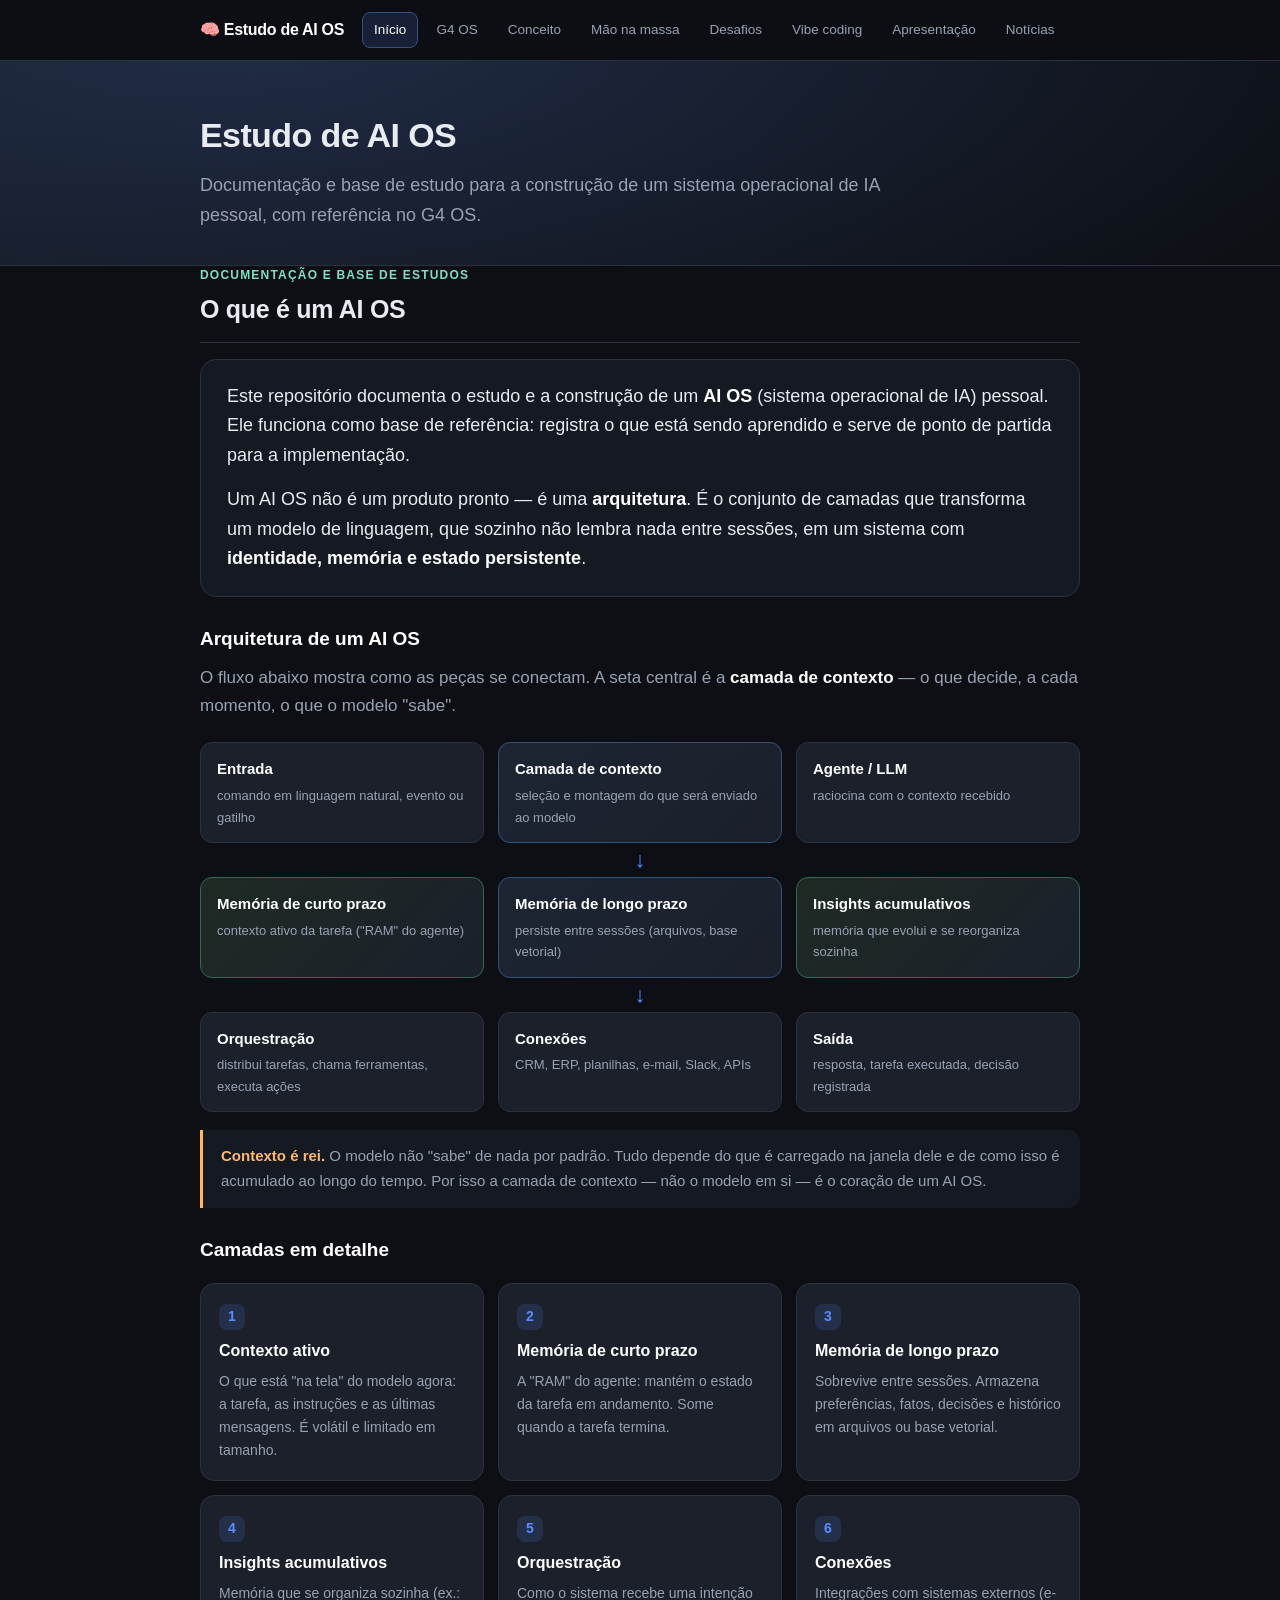
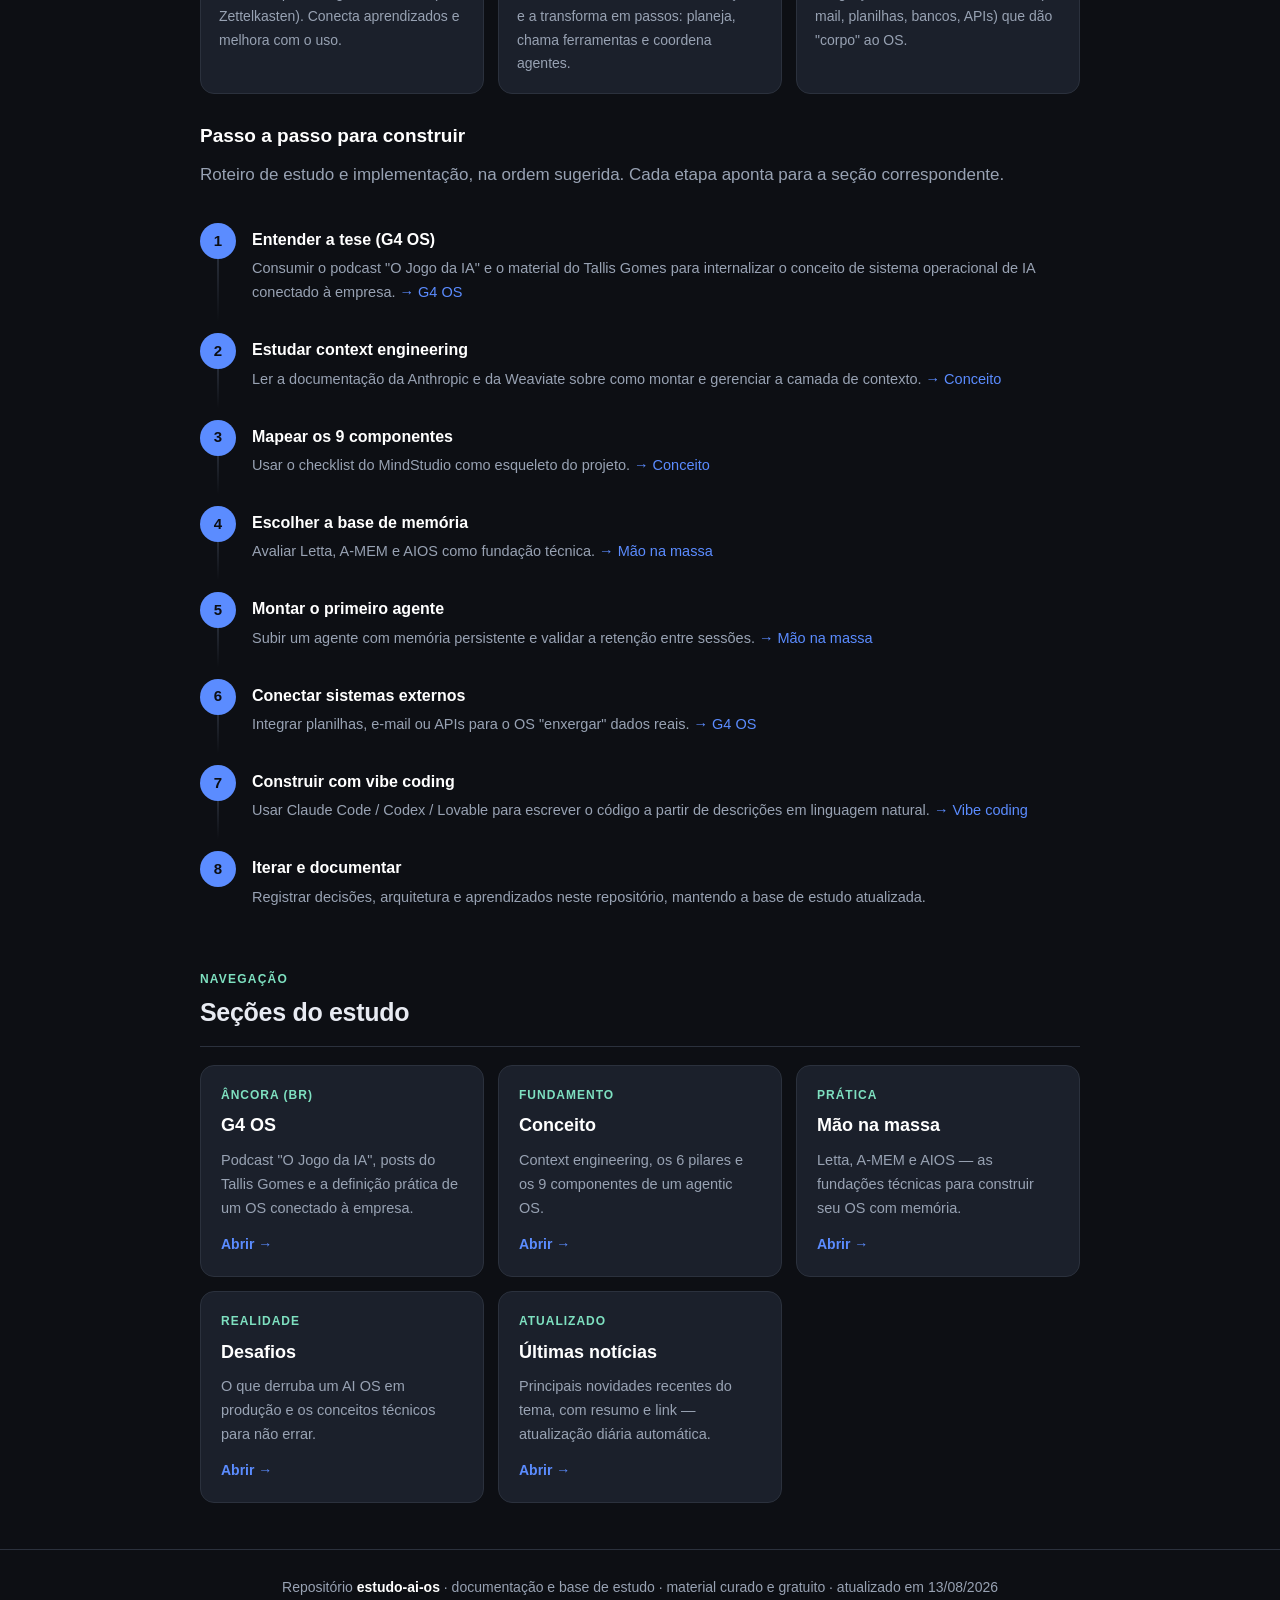
<file: index.html>
<!DOCTYPE html>
<html lang="pt-BR">
<head>
<meta charset="UTF-8">
<meta name="viewport" content="width=device-width, initial-scale=1.0">
<title>Estudo de AI OS — documentação e base de estudo</title>
<link rel="stylesheet" href="styles.css">
</head>
<body>

<nav class="topnav">
  <div class="row">
    <span class="brand">🧠 Estudo de AI OS</span>
    <span class="links">
      <a href="index.html" class="active">Início</a>
      <a href="g4.html">G4 OS</a>
      <a href="conceito.html">Conceito</a>
      <a href="massa.html">Mão na massa</a>
      <a href="desafios.html">Desafios</a>
      <a href="vibe.html">Vibe coding</a>
      <a href="apresentacao.html">Apresentação</a>
      <a href="noticias.html">Notícias</a>
    </span>
  </div>
</nav>

<header class="hero">
  <div class="wrap">
    <h1>Estudo de AI OS</h1>
    <p>Documentação e base de estudo para a construção de um sistema operacional de IA pessoal, com referência no G4 OS.</p>
  </div>
</header>

<main class="wrap">

  <section id="intro">
    <h2><span class="tag">Documentação e base de estudos</span>O que é um AI OS</h2>
    <div class="lead">
      <p>Este repositório documenta o estudo e a construção de um <strong>AI OS</strong> (sistema operacional de IA) pessoal. Ele funciona como base de referência: registra o que está sendo aprendido e serve de ponto de partida para a implementação.</p>
      <p>Um AI OS não é um produto pronto — é uma <strong>arquitetura</strong>. É o conjunto de camadas que transforma um modelo de linguagem, que sozinho não lembra nada entre sessões, em um sistema com <strong>identidade, memória e estado persistente</strong>.</p>
    </div>

    <h3>Arquitetura de um AI OS</h3>
    <p class="muted">O fluxo abaixo mostra como as peças se conectam. A seta central é a <strong>camada de contexto</strong> — o que decide, a cada momento, o que o modelo "sabe".</p>
    <div class="arch">
      <div class="arch-row">
        <div class="node"><div class="t">Entrada</div><div class="d">comando em linguagem natural, evento ou gatilho</div></div>
        <div class="node mem"><div class="t">Camada de contexto</div><div class="d">seleção e montagem do que será enviado ao modelo</div></div>
        <div class="node"><div class="t">Agente / LLM</div><div class="d">raciocina com o contexto recebido</div></div>
      </div>
      <div class="arrow">↓</div>
      <div class="arch-row">
        <div class="node ins"><div class="t">Memória de curto prazo</div><div class="d">contexto ativo da tarefa ("RAM" do agente)</div></div>
        <div class="node mem"><div class="t">Memória de longo prazo</div><div class="d">persiste entre sessões (arquivos, base vetorial)</div></div>
        <div class="node ins"><div class="t">Insights acumulativos</div><div class="d">memória que evolui e se reorganiza sozinha</div></div>
      </div>
      <div class="arrow">↓</div>
      <div class="arch-row">
        <div class="node"><div class="t">Orquestração</div><div class="d">distribui tarefas, chama ferramentas, executa ações</div></div>
        <div class="node"><div class="t">Conexões</div><div class="d">CRM, ERP, planilhas, e-mail, Slack, APIs</div></div>
        <div class="node"><div class="t">Saída</div><div class="d">resposta, tarefa executada, decisão registrada</div></div>
      </div>
    </div>
    <div class="callout">
      <strong>Contexto é rei.</strong> O modelo não "sabe" de nada por padrão. Tudo depende do que é carregado na janela dele e de como isso é acumulado ao longo do tempo. Por isso a camada de contexto — não o modelo em si — é o coração de um AI OS.
    </div>

    <h3>Camadas em detalhe</h3>
    <div class="grid">
      <div class="layer"><div class="n">1</div><h4>Contexto ativo</h4><p>O que está "na tela" do modelo agora: a tarefa, as instruções e as últimas mensagens. É volátil e limitado em tamanho.</p></div>
      <div class="layer"><div class="n">2</div><h4>Memória de curto prazo</h4><p>A "RAM" do agente: mantém o estado da tarefa em andamento. Some quando a tarefa termina.</p></div>
      <div class="layer"><div class="n">3</div><h4>Memória de longo prazo</h4><p>Sobrevive entre sessões. Armazena preferências, fatos, decisões e histórico em arquivos ou base vetorial.</p></div>
      <div class="layer"><div class="n">4</div><h4>Insights acumulativos</h4><p>Memória que se organiza sozinha (ex.: Zettelkasten). Conecta aprendizados e melhora com o uso.</p></div>
      <div class="layer"><div class="n">5</div><h4>Orquestração</h4><p>Como o sistema recebe uma intenção e a transforma em passos: planeja, chama ferramentas e coordena agentes.</p></div>
      <div class="layer"><div class="n">6</div><h4>Conexões</h4><p>Integrações com sistemas externos (e-mail, planilhas, bancos, APIs) que dão "corpo" ao OS.</p></div>
    </div>

    <h3>Passo a passo para construir</h3>
    <p class="muted">Roteiro de estudo e implementação, na ordem sugerida. Cada etapa aponta para a seção correspondente.</p>
    <div class="steps">
      <div class="step"><div class="num">1</div><div class="body"><h4>Entender a tese (G4 OS)</h4><p>Consumir o podcast "O Jogo da IA" e o material do Tallis Gomes para internalizar o conceito de sistema operacional de IA conectado à empresa. <a href="g4.html">→ G4 OS</a></p></div></div>
      <div class="step"><div class="num">2</div><div class="body"><h4>Estudar context engineering</h4><p>Ler a documentação da Anthropic e da Weaviate sobre como montar e gerenciar a camada de contexto. <a href="conceito.html">→ Conceito</a></p></div></div>
      <div class="step"><div class="num">3</div><div class="body"><h4>Mapear os 9 componentes</h4><p>Usar o checklist do MindStudio como esqueleto do projeto. <a href="conceito.html">→ Conceito</a></p></div></div>
      <div class="step"><div class="num">4</div><div class="body"><h4>Escolher a base de memória</h4><p>Avaliar Letta, A-MEM e AIOS como fundação técnica. <a href="massa.html">→ Mão na massa</a></p></div></div>
      <div class="step"><div class="num">5</div><div class="body"><h4>Montar o primeiro agente</h4><p>Subir um agente com memória persistente e validar a retenção entre sessões. <a href="massa.html">→ Mão na massa</a></p></div></div>
      <div class="step"><div class="num">6</div><div class="body"><h4>Conectar sistemas externos</h4><p>Integrar planilhas, e-mail ou APIs para o OS "enxergar" dados reais. <a href="g4.html">→ G4 OS</a></p></div></div>
      <div class="step"><div class="num">7</div><div class="body"><h4>Construir com vibe coding</h4><p>Usar Claude Code / Codex / Lovable para escrever o código a partir de descrições em linguagem natural. <a href="vibe.html">→ Vibe coding</a></p></div></div>
      <div class="step"><div class="num">8</div><div class="body"><h4>Iterar e documentar</h4><p>Registrar decisões, arquitetura e aprendizados neste repositório, mantendo a base de estudo atualizada.</p></div></div>
    </div>
  </section>

  <section id="paginas">
    <h2><span class="tag">Navegação</span>Seções do estudo</h2>
    <div class="subpages">
      <a class="subpage" href="g4.html">
        <div class="k">Âncora (BR)</div>
        <h4>G4 OS</h4>
        <p>Podcast "O Jogo da IA", posts do Tallis Gomes e a definição prática de um OS conectado à empresa.</p>
        <div class="go">Abrir →</div>
      </a>
      <a class="subpage" href="conceito.html">
        <div class="k">Fundamento</div>
        <h4>Conceito</h4>
        <p>Context engineering, os 6 pilares e os 9 componentes de um agentic OS.</p>
        <div class="go">Abrir →</div>
      </a>
      <a class="subpage" href="massa.html">
        <div class="k">Prática</div>
        <h4>Mão na massa</h4>
        <p>Letta, A-MEM e AIOS — as fundações técnicas para construir seu OS com memória.</p>
        <div class="go">Abrir →</div>
      </a>
      <a class="subpage" href="desafios.html">
        <div class="k">Realidade</div>
        <h4>Desafios</h4>
        <p>O que derruba um AI OS em produção e os conceitos técnicos para não errar.</p>
        <div class="go">Abrir →</div>
      </a>
      <a class="subpage" href="noticias.html">
        <div class="k">Atualizado</div>
        <h4>Últimas notícias</h4>
        <p>Principais novidades recentes do tema, com resumo e link — atualização diária automática.</p>
        <div class="go">Abrir →</div>
      </a>
    </div>
  </section>

</main>

<footer>
  Repositório <strong>estudo-ai-os</strong> · documentação e base de estudo · material curado e gratuito · atualizado em 13/08/2026
</footer>
</body>
</html>
</file>
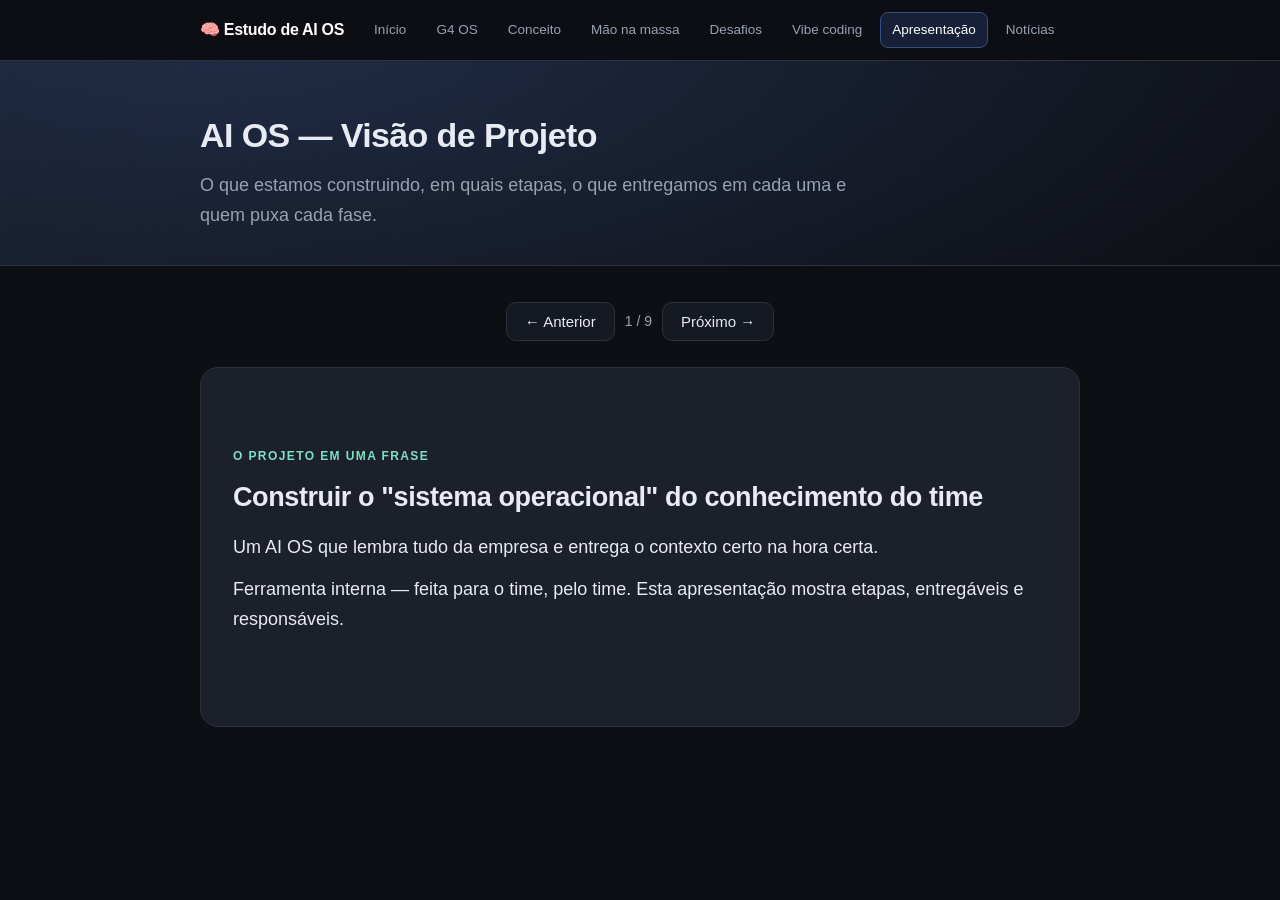
<file: apresentacao.html>
<!DOCTYPE html>
<html lang="pt-BR">
<head>
<meta charset="UTF-8">
<meta name="viewport" content="width=device-width, initial-scale=1.0">
<title>AI OS — Visão de Projeto</title>
<link rel="stylesheet" href="styles.css">
<style>
  .deck{max-width:920px; margin:0 auto; padding:28px 20px 60px}
  .slide{
    background:var(--card); border:1px solid var(--border); border-radius:18px;
    padding:30px 32px; margin:0 0 18px; min-height:360px;
    display:flex; flex-direction:column; justify-content:center;
  }
  .slide .kicker{font-size:12px; text-transform:uppercase; letter-spacing:1.4px; color:var(--accent2); font-weight:600; margin-bottom:8px}
  .slide h2{font-size:27px; margin:0 0 14px; border:0; padding:0; letter-spacing:-.4px}
  .slide p{font-size:18px; color:var(--txt); margin:0 0 12px}
  .slide ul{margin:6px 0 0; padding-left:0; list-style:none}
  .slide li{font-size:16px; padding:9px 0 9px 30px; position:relative; border-bottom:1px solid var(--border)}
  .slide li:last-child{border-bottom:0}
  .slide li::before{content:"▹"; position:absolute; left:6px; color:var(--accent)}
  .pill{display:inline-block; background:rgba(91,140,255,.15); border:1px solid #36507e; color:#fff; border-radius:999px; padding:4px 12px; font-size:13px; margin:3px 4px 3px 0}
  .ctrls{display:flex; gap:10px; align-items:center; justify-content:center; margin:8px 0 26px}
  .ctrls button{background:var(--bg2); color:var(--txt); border:1px solid var(--border); border-radius:10px; padding:10px 18px; font-size:15px; cursor:pointer}
  .ctrls button:hover{background:var(--card)}
  .ctrls .pos{color:var(--muted); font-size:14px}
  .hidden{display:none}
  .grid2{display:flex; gap:14px; flex-wrap:wrap}
  .grid2 .box{flex:1 1 0; min-width:220px; background:var(--bg2); border:1px solid var(--border); border-radius:12px; padding:16px 18px}
  .box h4{color:#fff; margin:0 0 6px; font-size:15px}
  .box p{font-size:14px; color:var(--muted); margin:0}
  .phase{display:flex; align-items:center; gap:12px; padding:14px 0; border-bottom:1px solid var(--border)}
  .phase:last-child{border-bottom:0}
  .num{flex:0 0 38px; height:38px; border-radius:50%; background:rgba(91,140,255,.18); border:1px solid #36507e; color:#fff; font-weight:700; display:flex; align-items:center; justify-content:center; font-size:16px}
  .phase .body{flex:1}
  .phase .body .t{font-weight:700; color:#fff; font-size:17px}
  .phase .body .d{color:var(--muted); font-size:14px; margin-top:2px}
  .phase .eff{font-size:12px; color:var(--accent3); white-space:nowrap}
  .now{background:rgba(126,224,192,.12); border:1px solid #2f6b58; border-radius:10px; padding:3px 10px; font-size:11px; color:var(--accent2); margin-left:8px}
  .meta{display:flex; gap:18px; flex-wrap:wrap; margin-top:10px}
  .meta div{font-size:14px; color:var(--muted)}
  .meta b{color:#fff}
</style>
</head>
<body>

<nav class="topnav">
  <div class="row">
    <span class="brand">🧠 Estudo de AI OS</span>
    <span class="links">
      <a href="index.html">Início</a>
      <a href="g4.html">G4 OS</a>
      <a href="conceito.html">Conceito</a>
      <a href="massa.html">Mão na massa</a>
      <a href="desafios.html">Desafios</a>
      <a href="vibe.html">Vibe coding</a>
      <a href="apresentacao.html" class="active">Apresentação</a>
      <a href="noticias.html">Notícias</a>
    </span>
  </div>
</nav>

<header class="hero">
  <div class="wrap">
    <h1>AI OS — Visão de Projeto</h1>
    <p>O que estamos construindo, em quais etapas, o que entregamos em cada uma e quem puxa cada fase.</p>
  </div>
</header>

<main class="deck">

  <div class="ctrls">
    <button onclick="go(-1)">← Anterior</button>
    <span class="pos" id="pos">1 / 9</span>
    <button onclick="go(1)">Próximo →</button>
  </div>

  <!-- 1 -->
  <section class="slide" data-s="0">
    <div class="kicker">O projeto em uma frase</div>
    <h2>Construir o "sistema operacional" do conhecimento do time</h2>
    <p class="big">Um AI OS que lembra tudo da empresa e entrega o contexto certo na hora certa.</p>
    <p class="muted">Ferramenta interna — feita para o time, pelo time. Esta apresentação mostra etapas, entregáveis e responsáveis.</p>
  </section>

  <!-- 2: etapas -->
  <section class="slide hidden" data-s="1">
    <div class="kicker">Visão geral</div>
    <h2>As 7 etapas do projeto</h2>
    <div class="phase"><div class="num">1</div><div class="body"><div class="t">Estudo</div><div class="d">Mapear referências e definir o modelo</div></div></div>
    <div class="phase"><div class="num">2</div><div class="body"><div class="t">Planejamento <span class="now">etapa atual</span></div><div class="d">Escopo, marcos e responsáveis</div></div></div>
    <div class="phase"><div class="num">3</div><div class="body"><div class="t">Blueprint</div><div class="d">Arquitetura (memória, contexto, insights)</div></div></div>
    <div class="phase"><div class="num">4</div><div class="body"><div class="t">Protótipo</div><div class="d">Chat funcional com memória persistente</div></div></div>
    <div class="phase"><div class="num">5</div><div class="body"><div class="t">Camada de contexto</div><div class="d">Ligar documentos e histórico à resposta</div></div></div>
    <div class="phase"><div class="num">6</div><div class="body"><div class="t">Validação com o time</div><div class="d">Uso real e ajustes de comportamento</div></div></div>
    <div class="phase"><div class="num">7</div><div class="body"><div class="t">Handover / Documentação</div><div class="d">Entrega final e manual de uso</div></div></div>
  </section>

  <!-- 3: detalhe etapas 1-2 -->
  <section class="slide hidden" data-s="2">
    <div class="kicker">Etapas 1 e 2</div>
    <h2>Estudo e Planejamento</h2>
    <div class="grid2">
      <div class="box"><h4>1 · Estudo</h4><p><b>Entregável:</b> sumário de referências (ex.: G4 OS) e definição do modelo do nosso OS.</p></div>
      <div class="box"><h4>2 · Planejamento <span class="now">agora</span></h4><p><b>Entregável:</b> escopo, marcos, responsáveis e visão de projeto (esta apresentação).</p></div>
    </div>
    <div class="meta">
      <div><b>Dono:</b> Chico + time</div>
      <div><b>Esforço:</b> baixo</div>
      <div><b>Marco:</b> definir o que será construído</div>
    </div>
  </section>

  <!-- 4: detalhe 3-4 -->
  <section class="slide hidden" data-s="3">
    <div class="kicker">Etapas 3 e 4</div>
    <h2>Blueprint e Protótipo</h2>
    <div class="grid2">
      <div class="box"><h4>3 · Blueprint</h4><p><b>Entregável:</b> desenho da arquitetura — memória, camada de contexto e acúmulo de insights.</p></div>
      <div class="box"><h4>4 · Protótipo</h4><p><b>Entregável:</b> chat funcional com memória persistente entre conversas.</p></div>
    </div>
    <div class="meta">
      <div><b>Dono:</b> time de dados / dev</div>
      <div><b>Esforço:</b> médio</div>
      <div><b>Marco:</b> primeiro chat "lembra" algo</div>
    </div>
  </section>

  <!-- 5: detalhe 5-6 -->
  <section class="slide hidden" data-s="4">
    <div class="kicker">Etapas 5 e 6</div>
    <h2>Camada de contexto e Validação</h2>
    <div class="grid2">
      <div class="box"><h4>5 · Camada de contexto</h4><p><b>Entregável:</b> documentos e histórico ligados ao momento da resposta.</p></div>
      <div class="box"><h4>6 · Validação com o time</h4><p><b>Entregável:</b> relatório de uso real + ajustes de comportamento.</p></div>
    </div>
    <div class="meta">
      <div><b>Dono:</b> time de dados / dev + usuários</div>
      <div><b>Esforço:</b> médio</div>
      <div><b>Marco:</b> time usa no dia a dia</div>
    </div>
  </section>

  <!-- 6: detalhe 7 -->
  <section class="slide hidden" data-s="5">
    <div class="kicker">Etapa 7</div>
    <h2>Handover / Documentação</h2>
    <div class="grid2">
      <div class="box"><h4>7 · Handover</h4><p><b>Entregável final:</b> ferramenta operante + manual de uso + guia de manutenção.</p></div>
      <div class="box"><h4>O que o time recebe</h4><p>Base de conhecimento viva, memória de longo prazo, briefings automáticos e histórico de insights.</p></div>
    </div>
    <div class="meta">
      <div><b>Dono:</b> Chico + time</div>
      <div><b>Esforço:</b> baixo</div>
      <div><b>Marco:</b> entrega em produção</div>
    </div>
  </section>

  <!-- 7: entregáveis totais -->
  <section class="slide hidden" data-s="6">
    <div class="kicker">Entregáveis do projeto</div>
    <h2>O que o time recebe ao fim</h2>
    <ul>
      <li><strong>Base de conhecimento viva</strong> — saber da empresa organizado e acessível.</li>
      <li><strong>Memória de longo prazo</strong> — o AI OS lembra decisões e contexto.</li>
      <li><strong>Briefings automáticos</strong> — resumos prontos pra reuniões.</li>
      <li><strong>Histórico de insights</strong> — acervo que cresce com o uso.</li>
      <li><strong>Manual de uso + handover</strong> — o time opera e mantém.</li>
    </ul>
    <p class="muted">Tudo como ferramenta interna — feita para o time, pelo time.</p>
  </section>

  <!-- 8: riscos (esqueleto) -->
  <section class="slide hidden" data-s="7">
    <div class="kicker">Riscos e dependências</div>
    <h2>O que pode impactar o projeto</h2>
    <ul>
      <li><strong>A definir com o time:</strong> dependência de acesso aos dados da empresa.</li>
      <li><strong>A definir com o time:</strong> definição do modelo de IA a usar.</li>
      <li><strong>A definir com o time:</strong> disponibilidade do time pequeno para validação.</li>
    </ul>
    <p class="muted">Esta seção será preenchida na sequência, com o time.</p>
  </section>

  <!-- 9: resumo -->
  <section class="slide hidden" data-s="8">
    <div class="kicker">Resumo</div>
    <h2>Projeto AI OS em uma frase</h2>
    <p class="big">7 etapas, de estudo a handover, entregando contexto vivo para o time.</p>
    <p style="margin-top:18px">
      <span class="pill">Estudo</span><span class="pill">Planejamento</span>
      <span class="pill">Blueprint</span><span class="pill">Protótipo</span>
      <span class="pill">Contexto</span><span class="pill">Validação</span><span class="pill">Handover</span>
    </p>
    <p class="muted">Etapa atual: Planejamento.</p>
  </section>

</main>

<script>
  var slides = Array.from(document.querySelectorAll('.slide'));
  var cur = 0;
  function show(i){
    cur = Math.max(0, Math.min(slides.length-1, i));
    slides.forEach(function(s, idx){ s.classList.toggle('hidden', idx !== cur); });
    document.getElementById('pos').textContent = (cur+1) + ' / ' + slides.length;
  }
  function go(d){ show(cur + d); }
  show(0);
</script>

</body>
</html>
</file>
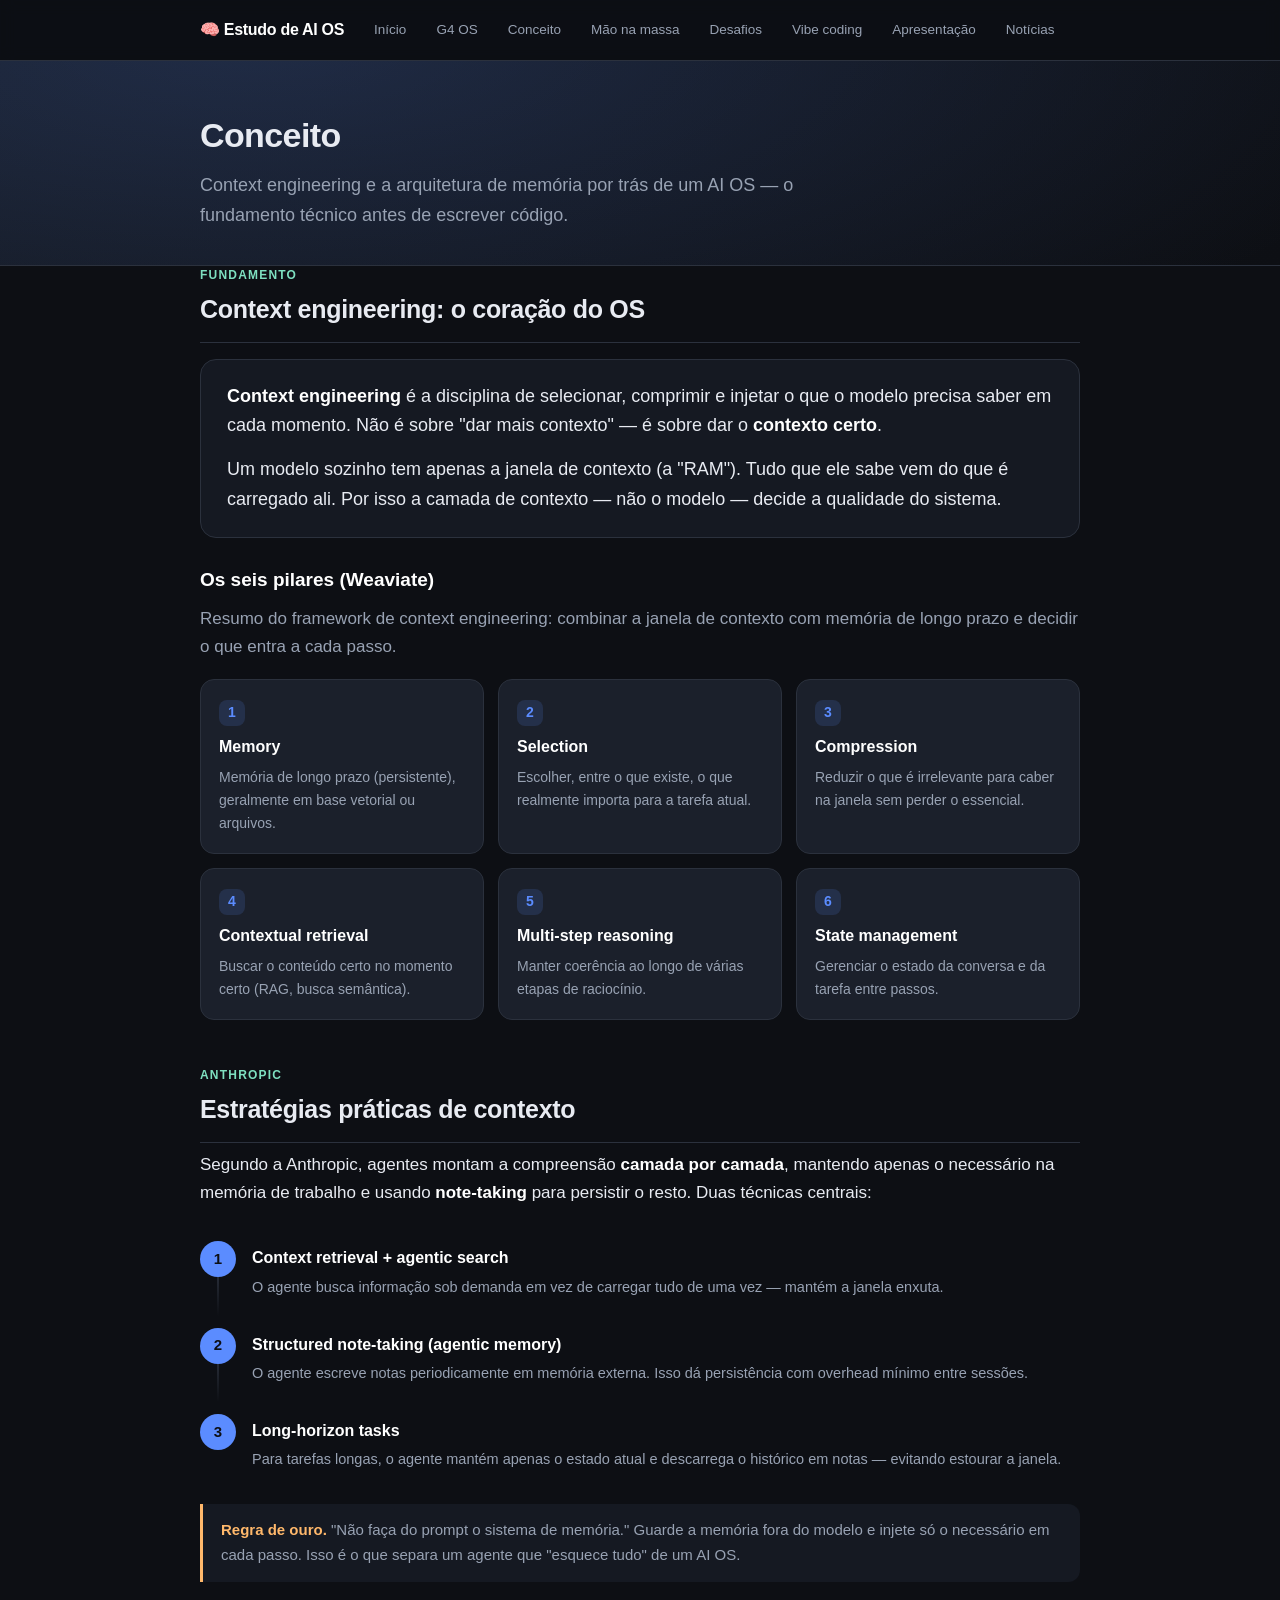
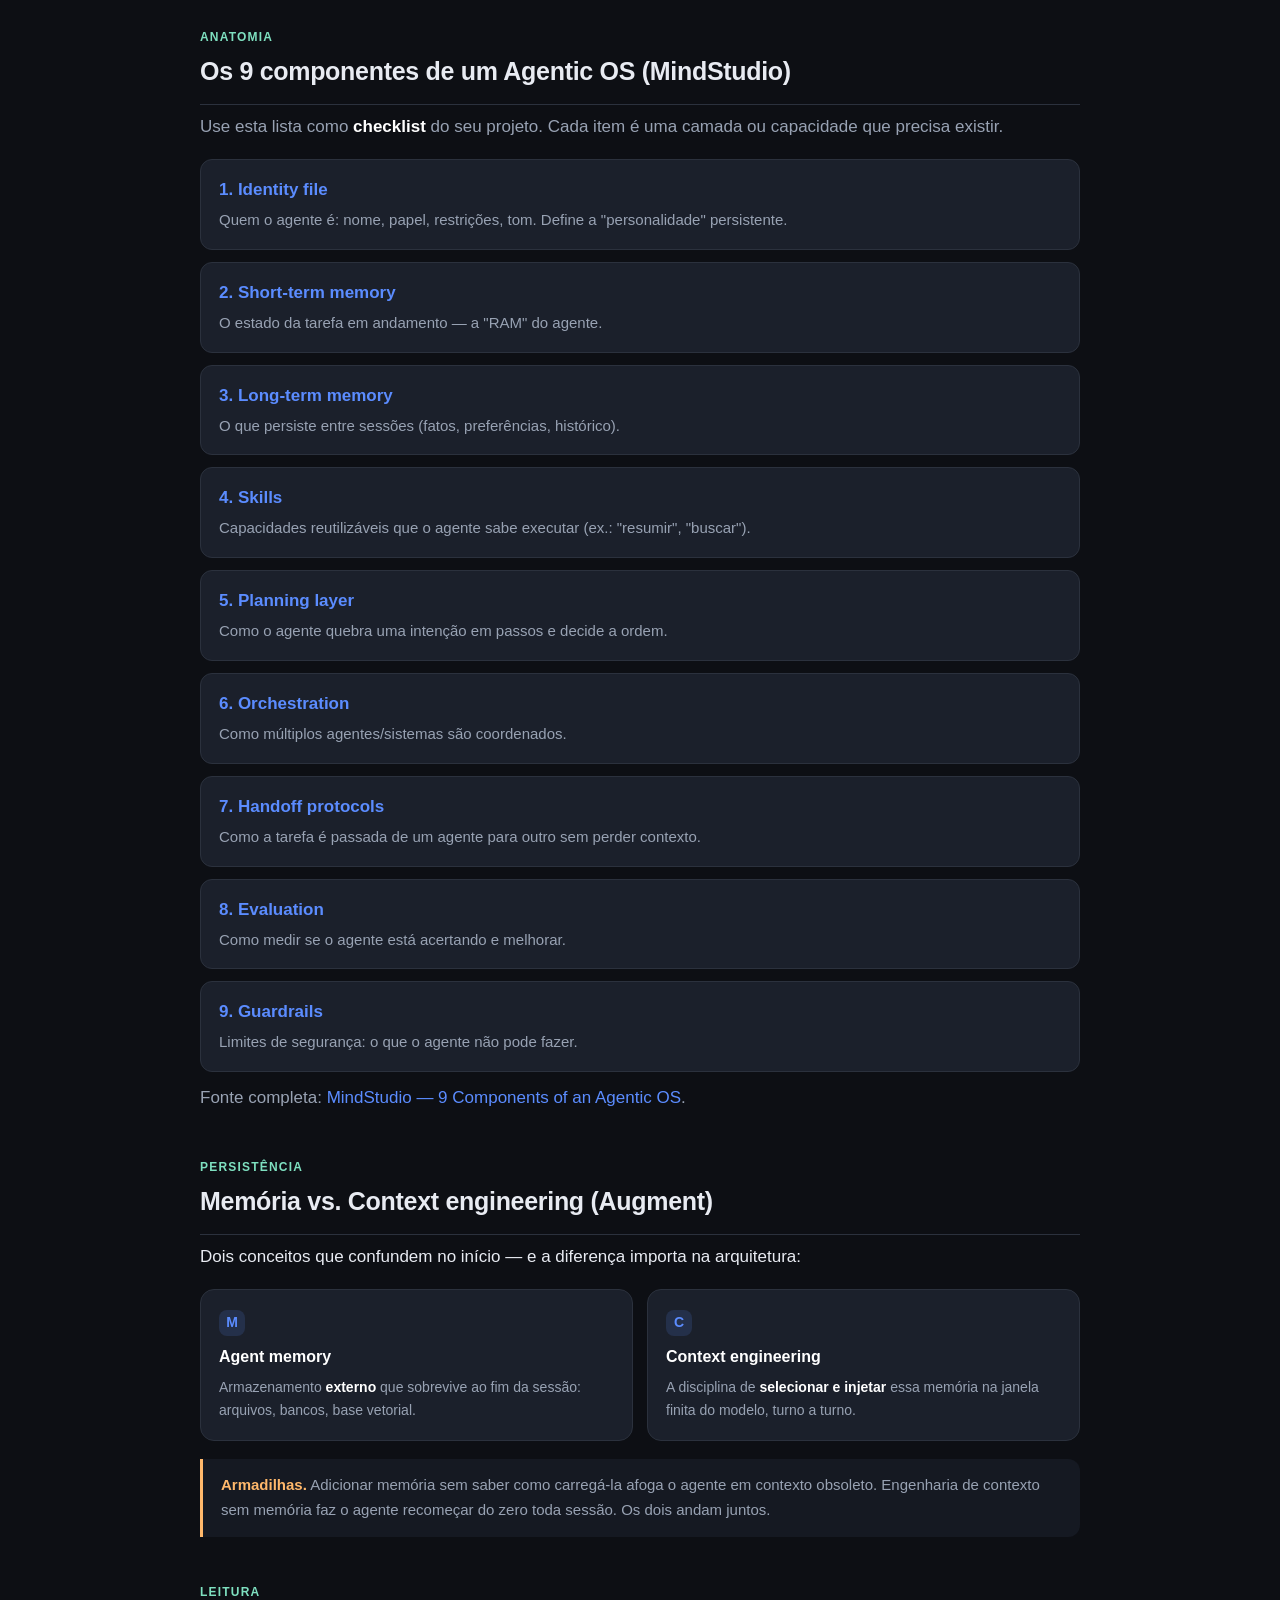
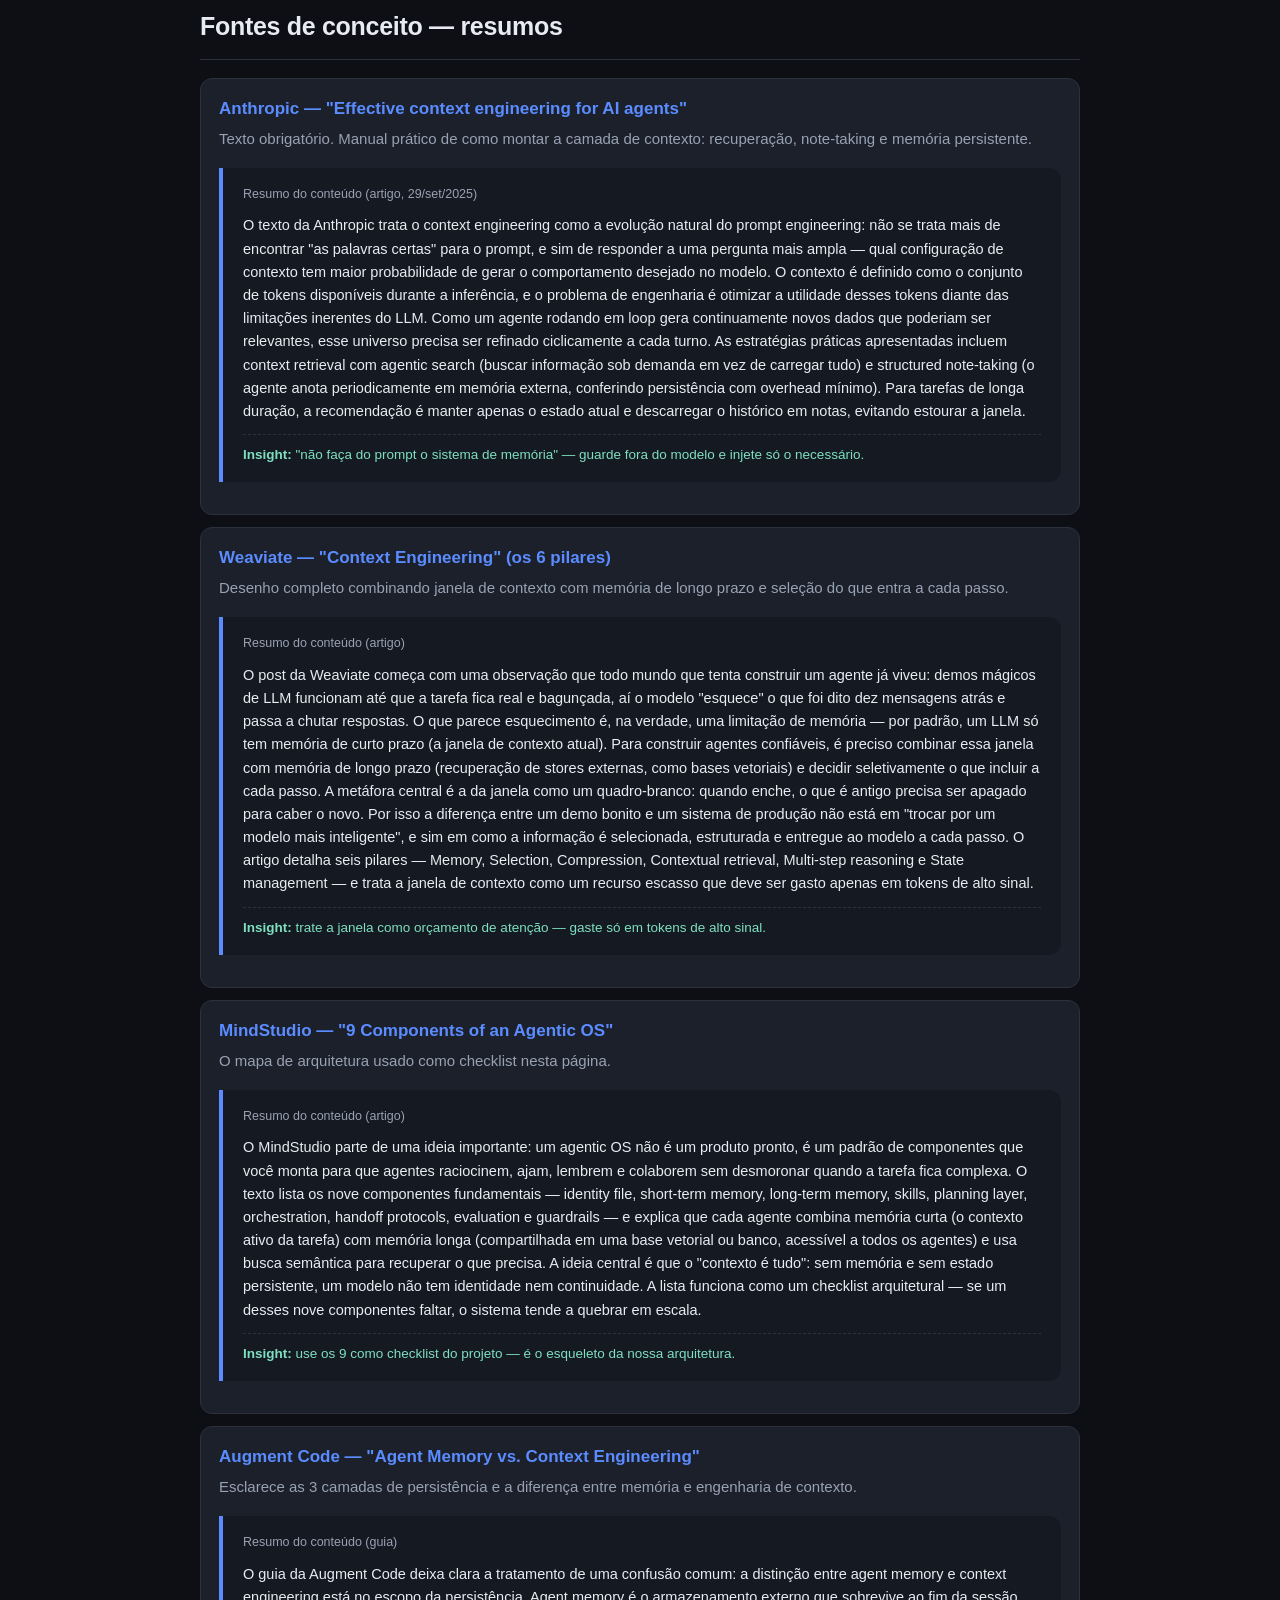
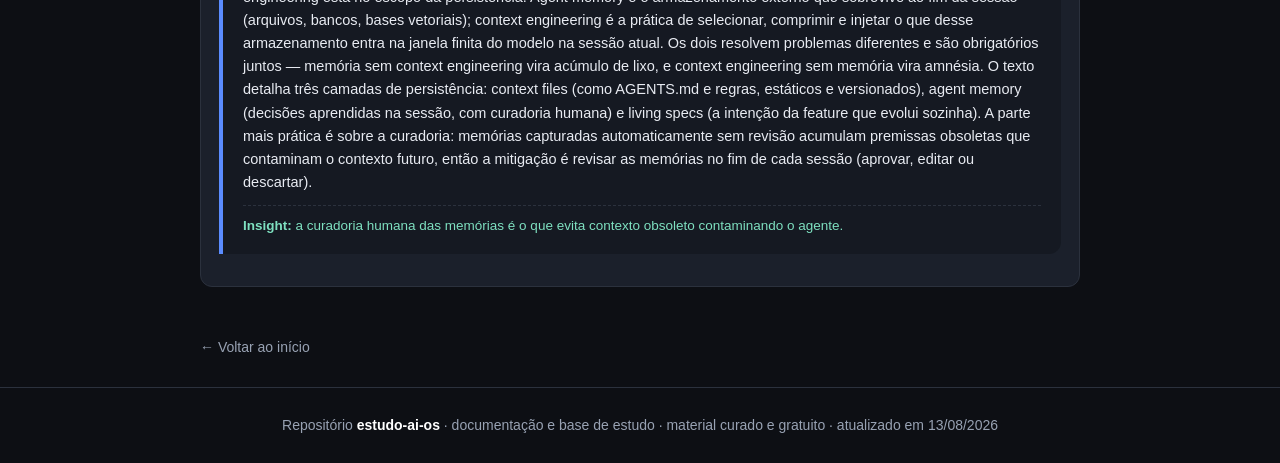
<file: conceito.html>
<!DOCTYPE html>
<html lang="pt-BR">
<head>
<meta charset="UTF-8">
<meta name="viewport" content="width=device-width, initial-scale=1.0">
<title>Conceito — Estudo de AI OS</title>
<link rel="stylesheet" href="styles.css">
</head>
<body>

<nav class="topnav">
  <div class="row">
    <span class="brand">🧠 Estudo de AI OS</span>
    <span class="links">
      <a href="index.html">Início</a>
      <a href="g4.html">G4 OS</a>
      <a href="conceito.html">Conceito</a>
      <a href="massa.html">Mão na massa</a>
      <a href="desafios.html">Desafios</a>
      <a href="vibe.html">Vibe coding</a>
      <a href="apresentacao.html">Apresentação</a>
      <a href="noticias.html">Notícias</a>
    </span>
  </div>
</nav>

<header class="hero">
  <div class="wrap">
    <h1>Conceito</h1>
    <p>Context engineering e a arquitetura de memória por trás de um AI OS — o fundamento técnico antes de escrever código.</p>
  </div>
</header>

<main class="wrap">

  <section>
    <h2><span class="tag">Fundamento</span>Context engineering: o coração do OS</h2>
    <div class="lead">
      <p><strong>Context engineering</strong> é a disciplina de selecionar, comprimir e injetar o que o modelo precisa saber em cada momento. Não é sobre "dar mais contexto" — é sobre dar o <strong>contexto certo</strong>.</p>
      <p>Um modelo sozinho tem apenas a janela de contexto (a "RAM"). Tudo que ele sabe vem do que é carregado ali. Por isso a camada de contexto — não o modelo — decide a qualidade do sistema.</p>
    </div>

    <h3>Os seis pilares (Weaviate)</h3>
    <p class="muted">Resumo do framework de context engineering: combinar a janela de contexto com memória de longo prazo e decidir o que entra a cada passo.</p>
    <div class="grid">
      <div class="layer"><div class="n">1</div><h4>Memory</h4><p>Memória de longo prazo (persistente), geralmente em base vetorial ou arquivos.</p></div>
      <div class="layer"><div class="n">2</div><h4>Selection</h4><p>Escolher, entre o que existe, o que realmente importa para a tarefa atual.</p></div>
      <div class="layer"><div class="n">3</div><h4>Compression</h4><p>Reduzir o que é irrelevante para caber na janela sem perder o essencial.</p></div>
      <div class="layer"><div class="n">4</div><h4>Contextual retrieval</h4><p>Buscar o conteúdo certo no momento certo (RAG, busca semântica).</p></div>
      <div class="layer"><div class="n">5</div><h4>Multi-step reasoning</h4><p>Manter coerência ao longo de várias etapas de raciocínio.</p></div>
      <div class="layer"><div class="n">6</div><h4>State management</h4><p>Gerenciar o estado da conversa e da tarefa entre passos.</p></div>
    </div>
  </section>

  <section>
    <h2><span class="tag">Anthropic</span>Estratégias práticas de contexto</h2>
    <p>Segundo a Anthropic, agentes montam a compreensão <strong>camada por camada</strong>, mantendo apenas o necessário na memória de trabalho e usando <strong>note-taking</strong> para persistir o resto. Duas técnicas centrais:</p>
    <div class="steps">
      <div class="step"><div class="num">1</div><div class="body"><h4>Context retrieval + agentic search</h4><p>O agente busca informação sob demanda em vez de carregar tudo de uma vez — mantém a janela enxuta.</p></div></div>
      <div class="step"><div class="num">2</div><div class="body"><h4>Structured note-taking (agentic memory)</h4><p>O agente escreve notas periodicamente em memória externa. Isso dá persistência com overhead mínimo entre sessões.</p></div></div>
      <div class="step"><div class="num">3</div><div class="body"><h4>Long-horizon tasks</h4><p>Para tarefas longas, o agente mantém apenas o estado atual e descarrega o histórico em notas — evitando estourar a janela.</p></div></div>
    </div>
    <div class="callout">
      <strong>Regra de ouro.</strong> "Não faça do prompt o sistema de memória." Guarde a memória fora do modelo e injete só o necessário em cada passo. Isso é o que separa um agente que "esquece tudo" de um AI OS.
    </div>
  </section>

  <section>
    <h2><span class="tag">Anatomia</span>Os 9 componentes de um Agentic OS (MindStudio)</h2>
    <p class="muted">Use esta lista como <strong>checklist</strong> do seu projeto. Cada item é uma camada ou capacidade que precisa existir.</p>
    <ul class="links">
      <li><a href="#">1. Identity file</a><div class="desc">Quem o agente é: nome, papel, restrições, tom. Define a "personalidade" persistente.</div></li>
      <li><a href="#">2. Short-term memory</a><div class="desc">O estado da tarefa em andamento — a "RAM" do agente.</div></li>
      <li><a href="#">3. Long-term memory</a><div class="desc">O que persiste entre sessões (fatos, preferências, histórico).</div></li>
      <li><a href="#">4. Skills</a><div class="desc">Capacidades reutilizáveis que o agente sabe executar (ex.: "resumir", "buscar").</div></li>
      <li><a href="#">5. Planning layer</a><div class="desc">Como o agente quebra uma intenção em passos e decide a ordem.</div></li>
      <li><a href="#">6. Orchestration</a><div class="desc">Como múltiplos agentes/sistemas são coordenados.</div></li>
      <li><a href="#">7. Handoff protocols</a><div class="desc">Como a tarefa é passada de um agente para outro sem perder contexto.</div></li>
      <li><a href="#">8. Evaluation</a><div class="desc">Como medir se o agente está acertando e melhorar.</div></li>
      <li><a href="#">9. Guardrails</a><div class="desc">Limites de segurança: o que o agente não pode fazer.</div></li>
    </ul>
    <p class="muted">Fonte completa: <a href="https://www.mindstudio.ai/blog/how-to-build-agentic-operating-system-9-components" target="_blank" rel="noopener">MindStudio — 9 Components of an Agentic OS</a>.</p>
  </section>

  <section>
    <h2><span class="tag">Persistência</span>Memória vs. Context engineering (Augment)</h2>
    <p>Dois conceitos que confundem no início — e a diferença importa na arquitetura:</p>
    <div class="grid">
      <div class="layer"><div class="n">M</div><h4>Agent memory</h4><p>Armazenamento <strong>externo</strong> que sobrevive ao fim da sessão: arquivos, bancos, base vetorial.</p></div>
      <div class="layer"><div class="n">C</div><h4>Context engineering</h4><p>A disciplina de <strong>selecionar e injetar</strong> essa memória na janela finita do modelo, turno a turno.</p></div>
    </div>
    <div class="callout">
      <strong>Armadilhas.</strong> Adicionar memória sem saber como carregá-la afoga o agente em contexto obsoleto. Engenharia de contexto sem memória faz o agente recomeçar do zero toda sessão. Os dois andam juntos.
    </div>
  </section>

  <section>
    <h2><span class="tag">Leitura</span>Fontes de conceito — resumos</h2>

    <ul class="links">
      <li>
        <a href="https://www.anthropic.com/engineering/effective-context-engineering-for-ai-agents" target="_blank" rel="noopener">Anthropic — "Effective context engineering for AI agents"</a>
        <div class="desc">Texto obrigatório. Manual prático de como montar a camada de contexto: recuperação, note-taking e memória persistente.</div>
        <div class="resumo">
          <div class="src">Resumo do conteúdo (artigo, 29/set/2025)</div>
          <p>O texto da Anthropic trata o context engineering como a evolução natural do prompt engineering: não se trata mais de encontrar "as palavras certas" para o prompt, e sim de responder a uma pergunta mais ampla — qual configuração de contexto tem maior probabilidade de gerar o comportamento desejado no modelo. O contexto é definido como o conjunto de tokens disponíveis durante a inferência, e o problema de engenharia é otimizar a utilidade desses tokens diante das limitações inerentes do LLM. Como um agente rodando em loop gera continuamente novos dados que poderiam ser relevantes, esse universo precisa ser refinado ciclicamente a cada turno. As estratégias práticas apresentadas incluem context retrieval com agentic search (buscar informação sob demanda em vez de carregar tudo) e structured note-taking (o agente anota periodicamente em memória externa, conferindo persistência com overhead mínimo). Para tarefas de longa duração, a recomendação é manter apenas o estado atual e descarregar o histórico em notas, evitando estourar a janela.</p>
          <div class="ins"><b>Insight:</b> "não faça do prompt o sistema de memória" — guarde fora do modelo e injete só o necessário.</div>
        </div>
      </li>

      <li>
        <a href="https://weaviate.io/blog/context-engineering" target="_blank" rel="noopener">Weaviate — "Context Engineering" (os 6 pilares)</a>
        <div class="desc">Desenho completo combinando janela de contexto com memória de longo prazo e seleção do que entra a cada passo.</div>
        <div class="resumo">
          <div class="src">Resumo do conteúdo (artigo)</div>
          <p>O post da Weaviate começa com uma observação que todo mundo que tenta construir um agente já viveu: demos mágicos de LLM funcionam até que a tarefa fica real e bagunçada, aí o modelo "esquece" o que foi dito dez mensagens atrás e passa a chutar respostas. O que parece esquecimento é, na verdade, uma limitação de memória — por padrão, um LLM só tem memória de curto prazo (a janela de contexto atual). Para construir agentes confiáveis, é preciso combinar essa janela com memória de longo prazo (recuperação de stores externas, como bases vetoriais) e decidir seletivamente o que incluir a cada passo. A metáfora central é a da janela como um quadro-branco: quando enche, o que é antigo precisa ser apagado para caber o novo. Por isso a diferença entre um demo bonito e um sistema de produção não está em "trocar por um modelo mais inteligente", e sim em como a informação é selecionada, estruturada e entregue ao modelo a cada passo. O artigo detalha seis pilares — Memory, Selection, Compression, Contextual retrieval, Multi-step reasoning e State management — e trata a janela de contexto como um recurso escasso que deve ser gasto apenas em tokens de alto sinal.</p>
          <div class="ins"><b>Insight:</b> trate a janela como orçamento de atenção — gaste só em tokens de alto sinal.</div>
        </div>
      </li>

      <li>
        <a href="https://www.mindstudio.ai/blog/how-to-build-agentic-operating-system-9-components" target="_blank" rel="noopener">MindStudio — "9 Components of an Agentic OS"</a>
        <div class="desc">O mapa de arquitetura usado como checklist nesta página.</div>
        <div class="resumo">
          <div class="src">Resumo do conteúdo (artigo)</div>
          <p>O MindStudio parte de uma ideia importante: um agentic OS não é um produto pronto, é um padrão de componentes que você monta para que agentes raciocinem, ajam, lembrem e colaborem sem desmoronar quando a tarefa fica complexa. O texto lista os nove componentes fundamentais — identity file, short-term memory, long-term memory, skills, planning layer, orchestration, handoff protocols, evaluation e guardrails — e explica que cada agente combina memória curta (o contexto ativo da tarefa) com memória longa (compartilhada em uma base vetorial ou banco, acessível a todos os agentes) e usa busca semântica para recuperar o que precisa. A ideia central é que o "contexto é tudo": sem memória e sem estado persistente, um modelo não tem identidade nem continuidade. A lista funciona como um checklist arquitetural — se um desses nove componentes faltar, o sistema tende a quebrar em escala.</p>
          <div class="ins"><b>Insight:</b> use os 9 como checklist do projeto — é o esqueleto da nossa arquitetura.</div>
        </div>
      </li>

      <li>
        <a href="https://www.augmentcode.com/guides/agent-memory-vs-context-engineering" target="_blank" rel="noopener">Augment Code — "Agent Memory vs. Context Engineering"</a>
        <div class="desc">Esclarece as 3 camadas de persistência e a diferença entre memória e engenharia de contexto.</div>
        <div class="resumo">
          <div class="src">Resumo do conteúdo (guia)</div>
          <p>O guia da Augment Code deixa clara a tratamento de uma confusão comum: a distinção entre agent memory e context engineering está no escopo da persistência. Agent memory é o armazenamento externo que sobrevive ao fim da sessão (arquivos, bancos, bases vetoriais); context engineering é a prática de selecionar, comprimir e injetar o que desse armazenamento entra na janela finita do modelo na sessão atual. Os dois resolvem problemas diferentes e são obrigatórios juntos — memória sem context engineering vira acúmulo de lixo, e context engineering sem memória vira amnésia. O texto detalha três camadas de persistência: context files (como AGENTS.md e regras, estáticos e versionados), agent memory (decisões aprendidas na sessão, com curadoria humana) e living specs (a intenção da feature que evolui sozinha). A parte mais prática é sobre a curadoria: memórias capturadas automaticamente sem revisão acumulam premissas obsoletas que contaminam o contexto futuro, então a mitigação é revisar as memórias no fim de cada sessão (aprovar, editar ou descartar).</p>
          <div class="ins"><b>Insight:</b> a curadoria humana das memórias é o que evita contexto obsoleto contaminando o agente.</div>
        </div>
      </li>
    </ul>
  </section>

  <p><a class="back" href="index.html">← Voltar ao início</a></p>

</main>

<footer>
  Repositório <strong>estudo-ai-os</strong> · documentação e base de estudo · material curado e gratuito · atualizado em 13/08/2026
</footer>
</body>
</html>
</file>
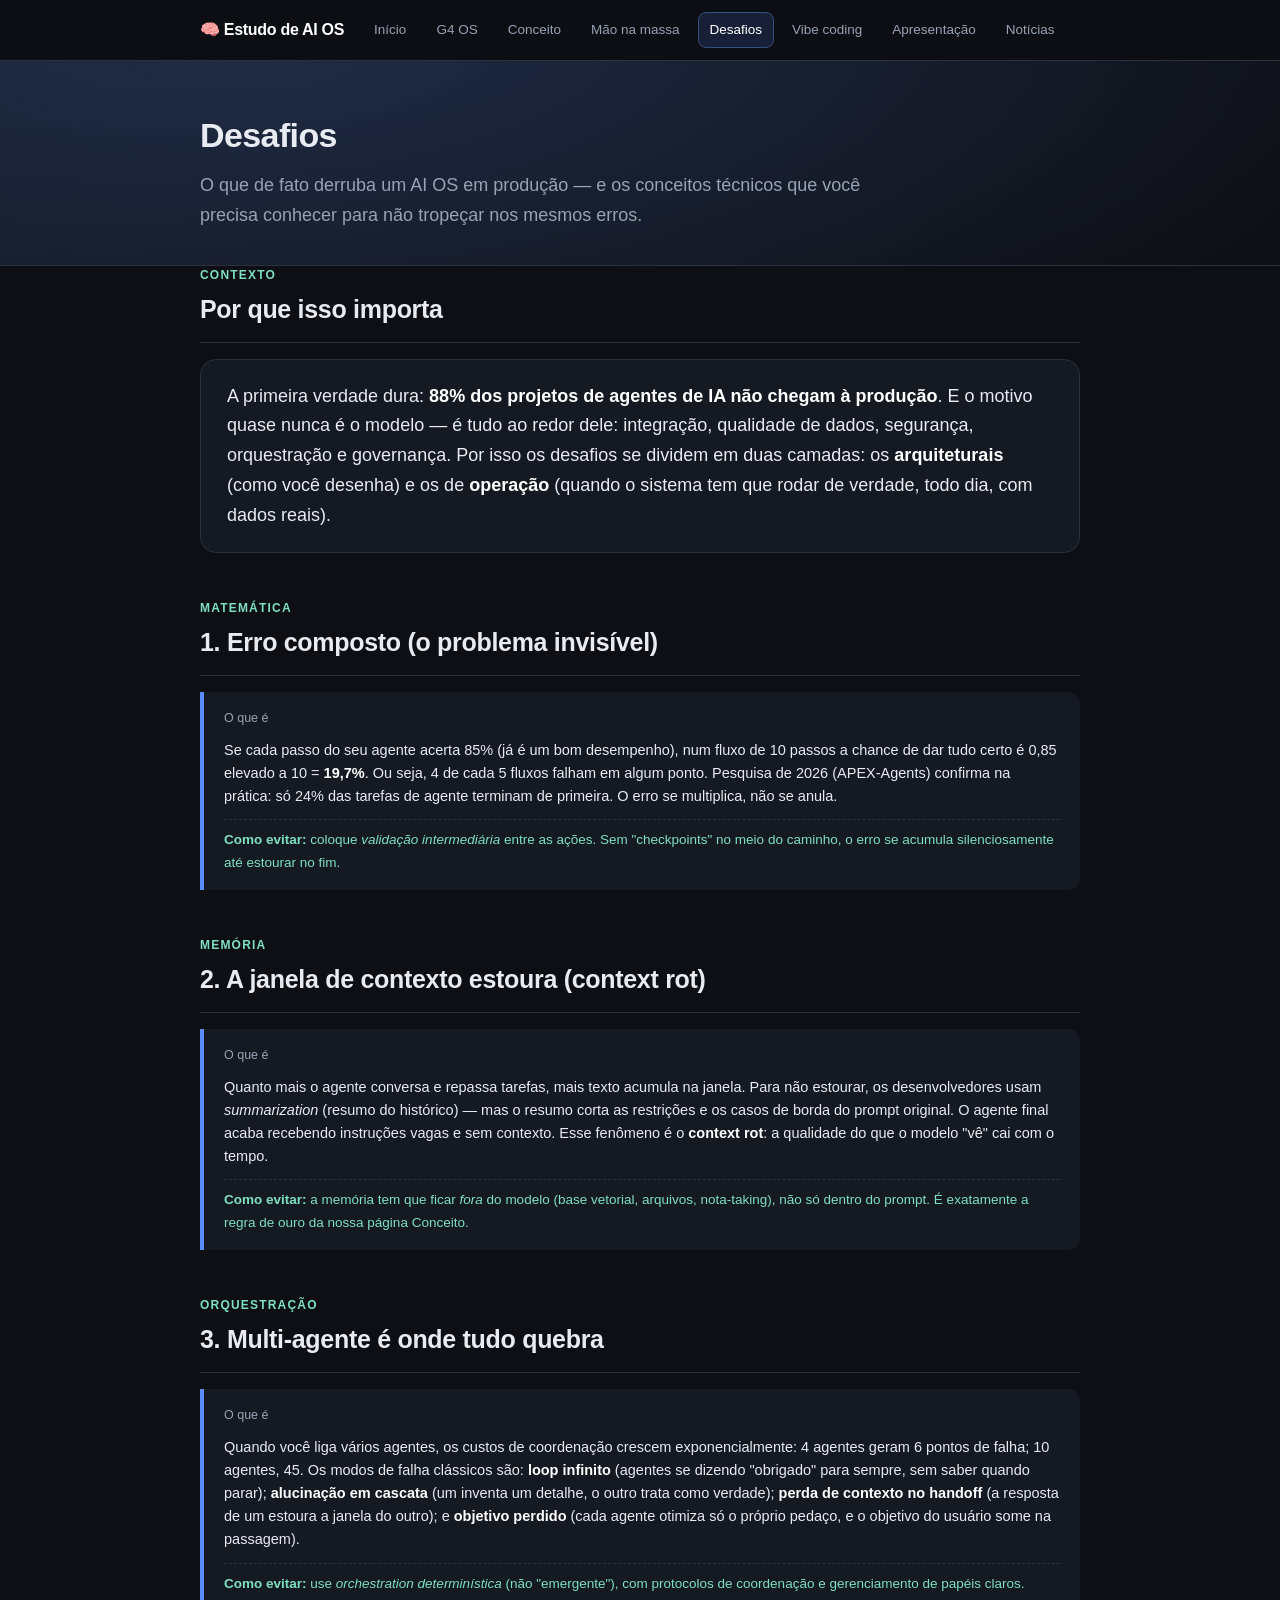
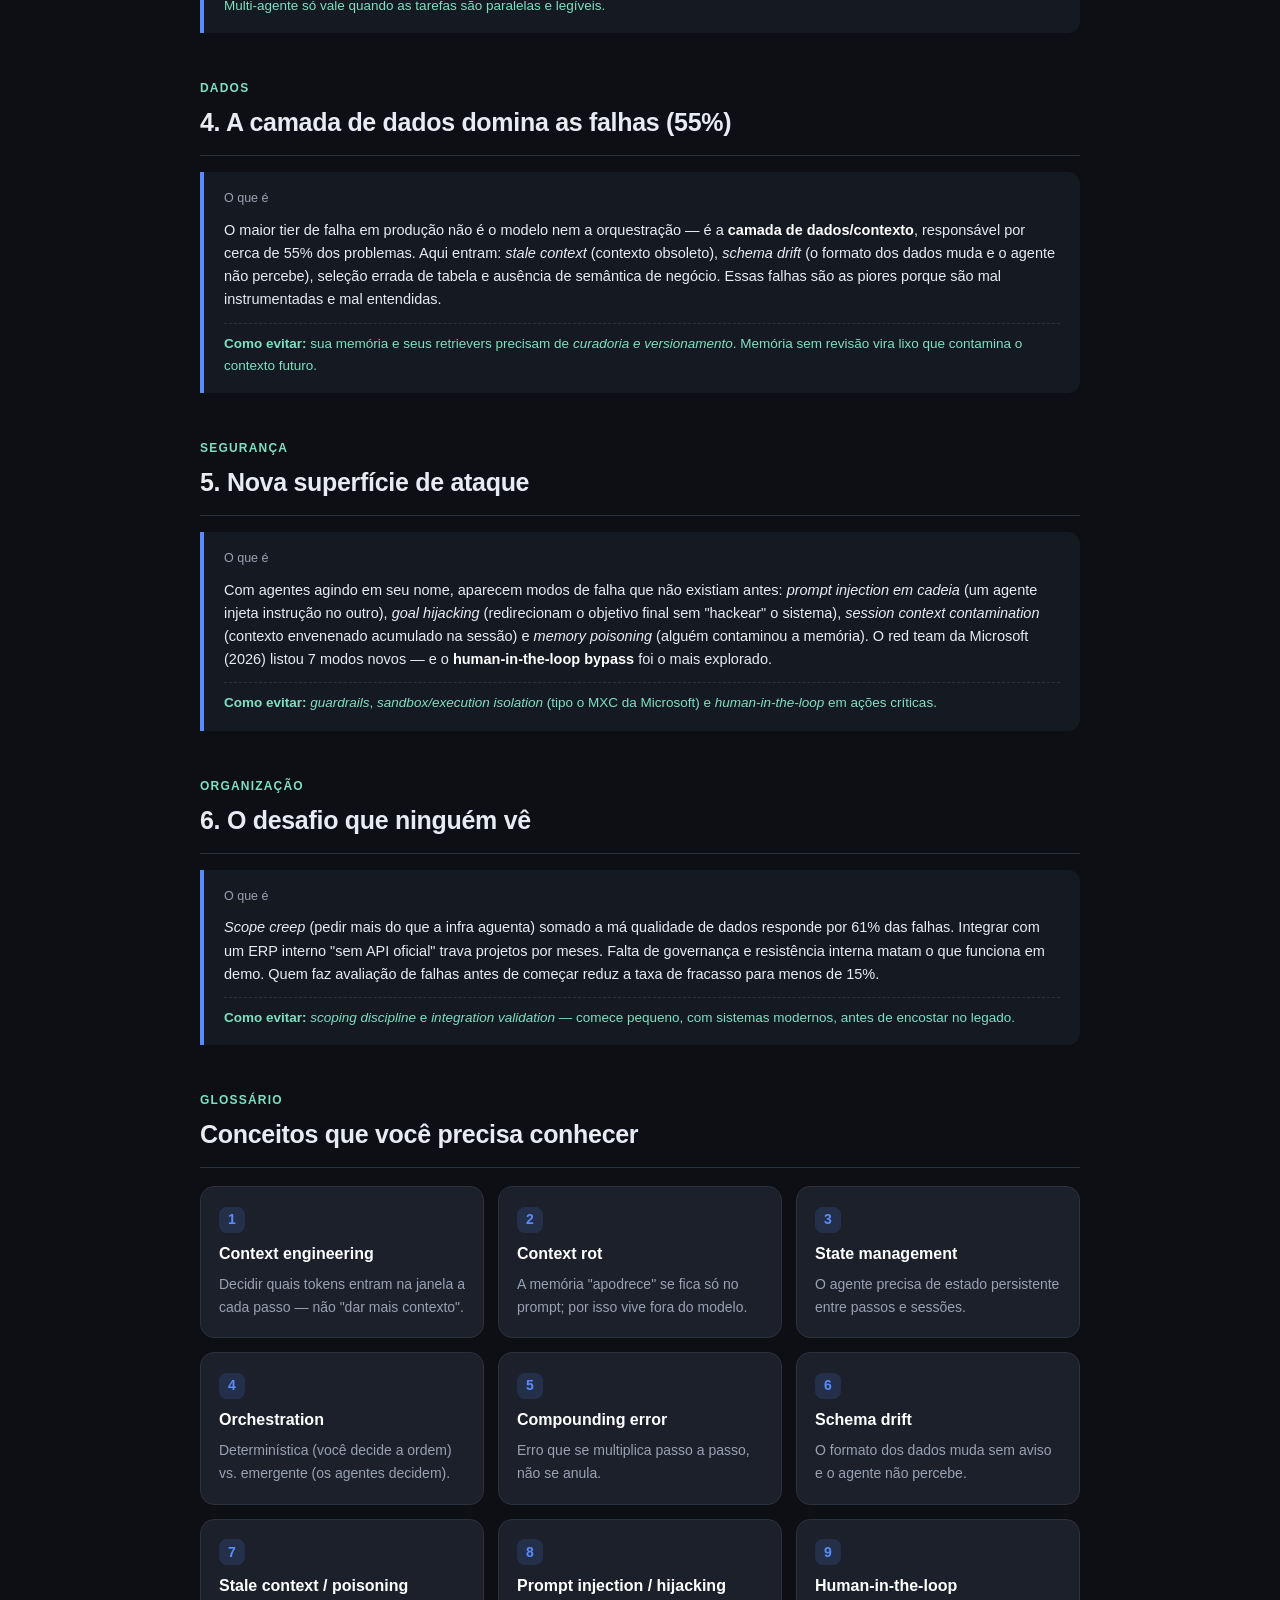
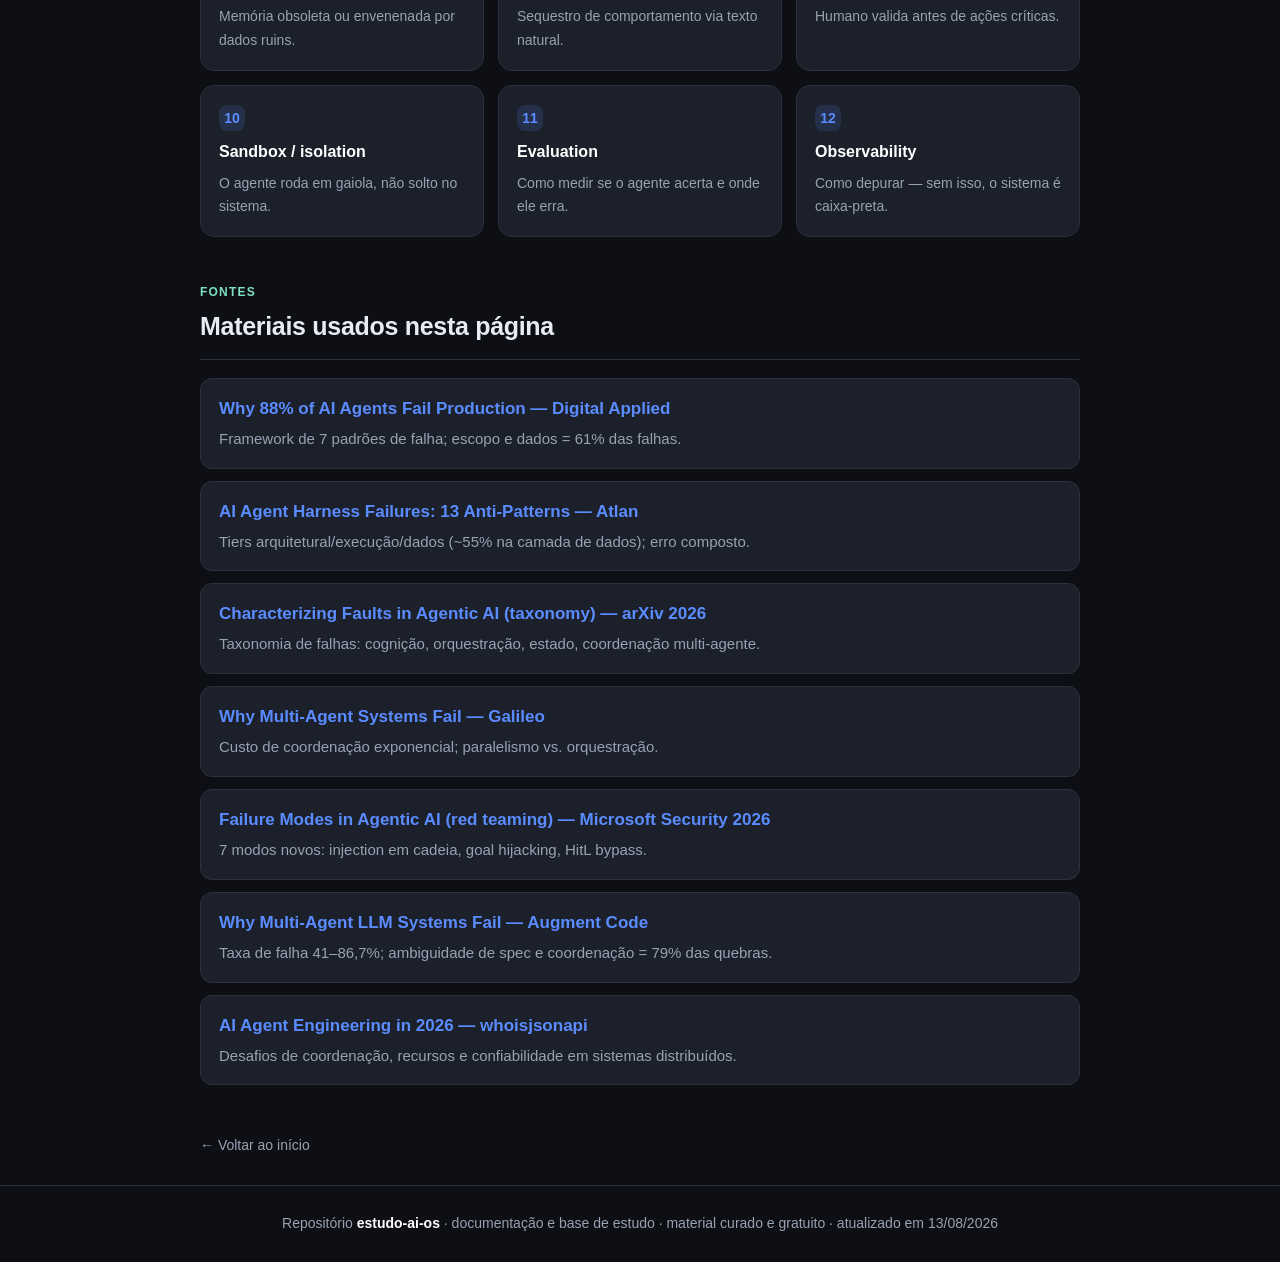
<file: desafios.html>
<!DOCTYPE html>
<html lang="pt-BR">
<head>
<meta charset="UTF-8">
<meta name="viewport" content="width=device-width, initial-scale=1.0">
<title>Desafios — Estudo de AI OS</title>
<link rel="stylesheet" href="styles.css">
</head>
<body>

<nav class="topnav">
  <div class="row">
    <span class="brand">🧠 Estudo de AI OS</span>
    <span class="links">
      <a href="index.html">Início</a>
      <a href="g4.html">G4 OS</a>
      <a href="conceito.html">Conceito</a>
      <a href="massa.html">Mão na massa</a>
      <a href="desafios.html" class="active">Desafios</a>
      <a href="vibe.html">Vibe coding</a>
      <a href="apresentacao.html">Apresentação</a>
      <a href="noticias.html">Notícias</a>
    </span>
  </div>
</nav>

<header class="hero">
  <div class="wrap">
    <h1>Desafios</h1>
    <p>O que de fato derruba um AI OS em produção — e os conceitos técnicos que você precisa conhecer para não tropeçar nos mesmos erros.</p>
  </div>
</header>

<main class="wrap">

  <section>
    <h2><span class="tag">Contexto</span>Por que isso importa</h2>
    <div class="lead">
      <p>A primeira verdade dura: <strong>88% dos projetos de agentes de IA não chegam à produção</strong>. E o motivo quase nunca é o modelo — é tudo ao redor dele: integração, qualidade de dados, segurança, orquestração e governança. Por isso os desafios se dividem em duas camadas: os <strong>arquiteturais</strong> (como você desenha) e os de <strong>operação</strong> (quando o sistema tem que rodar de verdade, todo dia, com dados reais).</p>
    </div>
  </section>

  <section>
    <h2><span class="tag">Matemática</span>1. Erro composto (o problema invisível)</h2>
    <div class="resumo">
      <div class="src">O que é</div>
      <p>Se cada passo do seu agente acerta 85% (já é um bom desempenho), num fluxo de 10 passos a chance de dar tudo certo é 0,85 elevado a 10 = <strong>19,7%</strong>. Ou seja, 4 de cada 5 fluxos falham em algum ponto. Pesquisa de 2026 (APEX-Agents) confirma na prática: só 24% das tarefas de agente terminam de primeira. O erro se multiplica, não se anula.</p>
      <div class="ins"><b>Como evitar:</b> coloque <em>validação intermediária</em> entre as ações. Sem "checkpoints" no meio do caminho, o erro se acumula silenciosamente até estourar no fim.</div>
    </div>
  </section>

  <section>
    <h2><span class="tag">Memória</span>2. A janela de contexto estoura (context rot)</h2>
    <div class="resumo">
      <div class="src">O que é</div>
      <p>Quanto mais o agente conversa e repassa tarefas, mais texto acumula na janela. Para não estourar, os desenvolvedores usam <em>summarization</em> (resumo do histórico) — mas o resumo corta as restrições e os casos de borda do prompt original. O agente final acaba recebendo instruções vagas e sem contexto. Esse fenômeno é o <strong>context rot</strong>: a qualidade do que o modelo "vê" cai com o tempo.</p>
      <div class="ins"><b>Como evitar:</b> a memória tem que ficar <em>fora</em> do modelo (base vetorial, arquivos, nota-taking), não só dentro do prompt. É exatamente a regra de ouro da nossa página Conceito.</div>
    </div>
  </section>

  <section>
    <h2><span class="tag">Orquestração</span>3. Multi-agente é onde tudo quebra</h2>
    <div class="resumo">
      <div class="src">O que é</div>
      <p>Quando você liga vários agentes, os custos de coordenação crescem exponencialmente: 4 agentes geram 6 pontos de falha; 10 agentes, 45. Os modos de falha clássicos são: <strong>loop infinito</strong> (agentes se dizendo "obrigado" para sempre, sem saber quando parar); <strong>alucinação em cascata</strong> (um inventa um detalhe, o outro trata como verdade); <strong>perda de contexto no handoff</strong> (a resposta de um estoura a janela do outro); e <strong>objetivo perdido</strong> (cada agente otimiza só o próprio pedaço, e o objetivo do usuário some na passagem).</p>
      <div class="ins"><b>Como evitar:</b> use <em>orchestration determinística</em> (não "emergente"), com protocolos de coordenação e gerenciamento de papéis claros. Multi-agente só vale quando as tarefas são paralelas e legíveis.</div>
    </div>
  </section>

  <section>
    <h2><span class="tag">Dados</span>4. A camada de dados domina as falhas (55%)</h2>
    <div class="resumo">
      <div class="src">O que é</div>
      <p>O maior tier de falha em produção não é o modelo nem a orquestração — é a <strong>camada de dados/contexto</strong>, responsável por cerca de 55% dos problemas. Aqui entram: <em>stale context</em> (contexto obsoleto), <em>schema drift</em> (o formato dos dados muda e o agente não percebe), seleção errada de tabela e ausência de semântica de negócio. Essas falhas são as piores porque são mal instrumentadas e mal entendidas.</p>
      <div class="ins"><b>Como evitar:</b> sua memória e seus retrievers precisam de <em>curadoria e versionamento</em>. Memória sem revisão vira lixo que contamina o contexto futuro.</div>
    </div>
  </section>

  <section>
    <h2><span class="tag">Segurança</span>5. Nova superfície de ataque</h2>
    <div class="resumo">
      <div class="src">O que é</div>
      <p>Com agentes agindo em seu nome, aparecem modos de falha que não existiam antes: <em>prompt injection em cadeia</em> (um agente injeta instrução no outro), <em>goal hijacking</em> (redirecionam o objetivo final sem "hackear" o sistema), <em>session context contamination</em> (contexto envenenado acumulado na sessão) e <em>memory poisoning</em> (alguém contaminou a memória). O red team da Microsoft (2026) listou 7 modos novos — e o <strong>human-in-the-loop bypass</strong> foi o mais explorado.</p>
      <div class="ins"><b>Como evitar:</b> <em>guardrails</em>, <em>sandbox/execution isolation</em> (tipo o MXC da Microsoft) e <em>human-in-the-loop</em> em ações críticas.</div>
    </div>
  </section>

  <section>
    <h2><span class="tag">Organização</span>6. O desafio que ninguém vê</h2>
    <div class="resumo">
      <div class="src">O que é</div>
      <p><em>Scope creep</em> (pedir mais do que a infra aguenta) somado a má qualidade de dados responde por 61% das falhas. Integrar com um ERP interno "sem API oficial" trava projetos por meses. Falta de governança e resistência interna matam o que funciona em demo. Quem faz avaliação de falhas antes de começar reduz a taxa de fracasso para menos de 15%.</p>
      <div class="ins"><b>Como evitar:</b> <em>scoping discipline</em> e <em>integration validation</em> — comece pequeno, com sistemas modernos, antes de encostar no legado.</div>
    </div>
  </section>

  <section>
    <h2><span class="tag">Glossário</span>Conceitos que você precisa conhecer</h2>
    <div class="grid">
      <div class="layer"><div class="n">1</div><h4>Context engineering</h4><p>Decidir quais tokens entram na janela a cada passo — não "dar mais contexto".</p></div>
      <div class="layer"><div class="n">2</div><h4>Context rot</h4><p>A memória "apodrece" se fica só no prompt; por isso vive fora do modelo.</p></div>
      <div class="layer"><div class="n">3</div><h4>State management</h4><p>O agente precisa de estado persistente entre passos e sessões.</p></div>
      <div class="layer"><div class="n">4</div><h4>Orchestration</h4><p>Determinística (você decide a ordem) vs. emergente (os agentes decidem).</p></div>
      <div class="layer"><div class="n">5</div><h4>Compounding error</h4><p>Erro que se multiplica passo a passo, não se anula.</p></div>
      <div class="layer"><div class="n">6</div><h4>Schema drift</h4><p>O formato dos dados muda sem aviso e o agente não percebe.</p></div>
      <div class="layer"><div class="n">7</div><h4>Stale context / poisoning</h4><p>Memória obsoleta ou envenenada por dados ruins.</p></div>
      <div class="layer"><div class="n">8</div><h4>Prompt injection / hijacking</h4><p>Sequestro de comportamento via texto natural.</p></div>
      <div class="layer"><div class="n">9</div><h4>Human-in-the-loop</h4><p>Humano valida antes de ações críticas.</p></div>
      <div class="layer"><div class="n">10</div><h4>Sandbox / isolation</h4><p>O agente roda em gaiola, não solto no sistema.</p></div>
      <div class="layer"><div class="n">11</div><h4>Evaluation</h4><p>Como medir se o agente acerta e onde ele erra.</p></div>
      <div class="layer"><div class="n">12</div><h4>Observability</h4><p>Como depurar — sem isso, o sistema é caixa-preta.</p></div>
    </div>
  </section>

  <section>
    <h2><span class="tag">Fontes</span>Materiais usados nesta página</h2>
    <ul class="links">
      <li><a href="https://www.digitalapplied.com/blog/88-percent-ai-agents-never-reach-production-failure-framework" target="_blank" rel="noopener">Why 88% of AI Agents Fail Production — Digital Applied</a><div class="desc">Framework de 7 padrões de falha; escopo e dados = 61% das falhas.</div></li>
      <li><a href="https://atlan.com/know/agent-harness-failures-anti-patterns/" target="_blank" rel="noopener">AI Agent Harness Failures: 13 Anti-Patterns — Atlan</a><div class="desc">Tiers arquitetural/execução/dados (~55% na camada de dados); erro composto.</div></li>
      <li><a href="https://arxiv.org/html/2603.06847v1" target="_blank" rel="noopener">Characterizing Faults in Agentic AI (taxonomy) — arXiv 2026</a><div class="desc">Taxonomia de falhas: cognição, orquestração, estado, coordenação multi-agente.</div></li>
      <li><a href="https://galileo.ai/blog/why-multi-agent-systems-fail" target="_blank" rel="noopener">Why Multi-Agent Systems Fail — Galileo</a><div class="desc">Custo de coordenação exponencial; paralelismo vs. orquestração.</div></li>
      <li><a href="https://www.microsoft.com/en-us/security/blog/2026/06/04/updating-taxonomy-failure-modes-agentic-ai-systems-year-red-teaming-taught-us/" target="_blank" rel="noopener">Failure Modes in Agentic AI (red teaming) — Microsoft Security 2026</a><div class="desc">7 modos novos: injection em cadeia, goal hijacking, HitL bypass.</div></li>
      <li><a href="https://www.augmentcode.com/guides/why-multi-agent-llm-systems-fail-and-how-to-fix-them" target="_blank" rel="noopener">Why Multi-Agent LLM Systems Fail — Augment Code</a><div class="desc">Taxa de falha 41–86,7%; ambiguidade de spec e coordenação = 79% das quebras.</div></li>
      <li><a href="https://blog.whoisjsonapi.com/ai-agent-engineering-in-2026-architectures-patterns-and-real-world-systems/" target="_blank" rel="noopener">AI Agent Engineering in 2026 — whoisjsonapi</a><div class="desc">Desafios de coordenação, recursos e confiabilidade em sistemas distribuídos.</div></li>
    </ul>
  </section>

  <p><a class="back" href="index.html">← Voltar ao início</a></p>

</main>

<footer>
  Repositório <strong>estudo-ai-os</strong> · documentação e base de estudo · material curado e gratuito · atualizado em 13/08/2026
</footer>
</body>
</html>
</file>
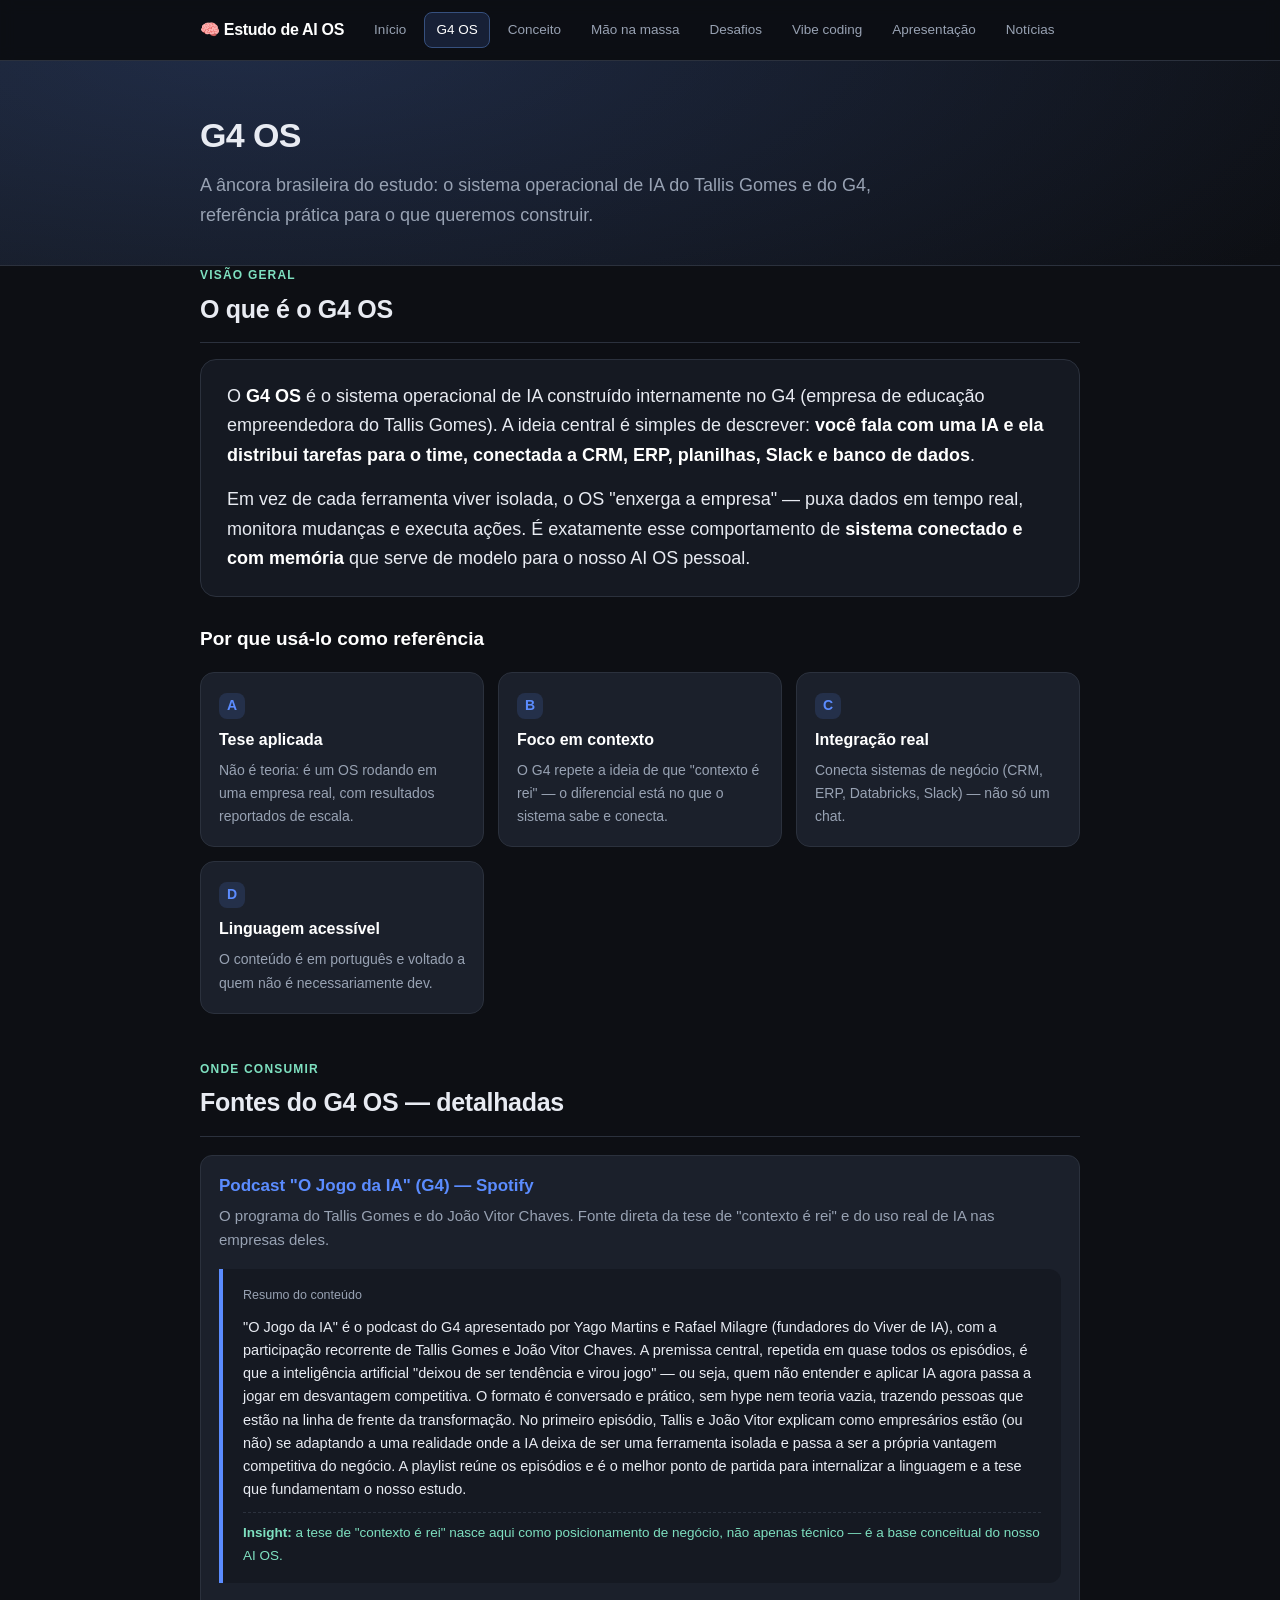
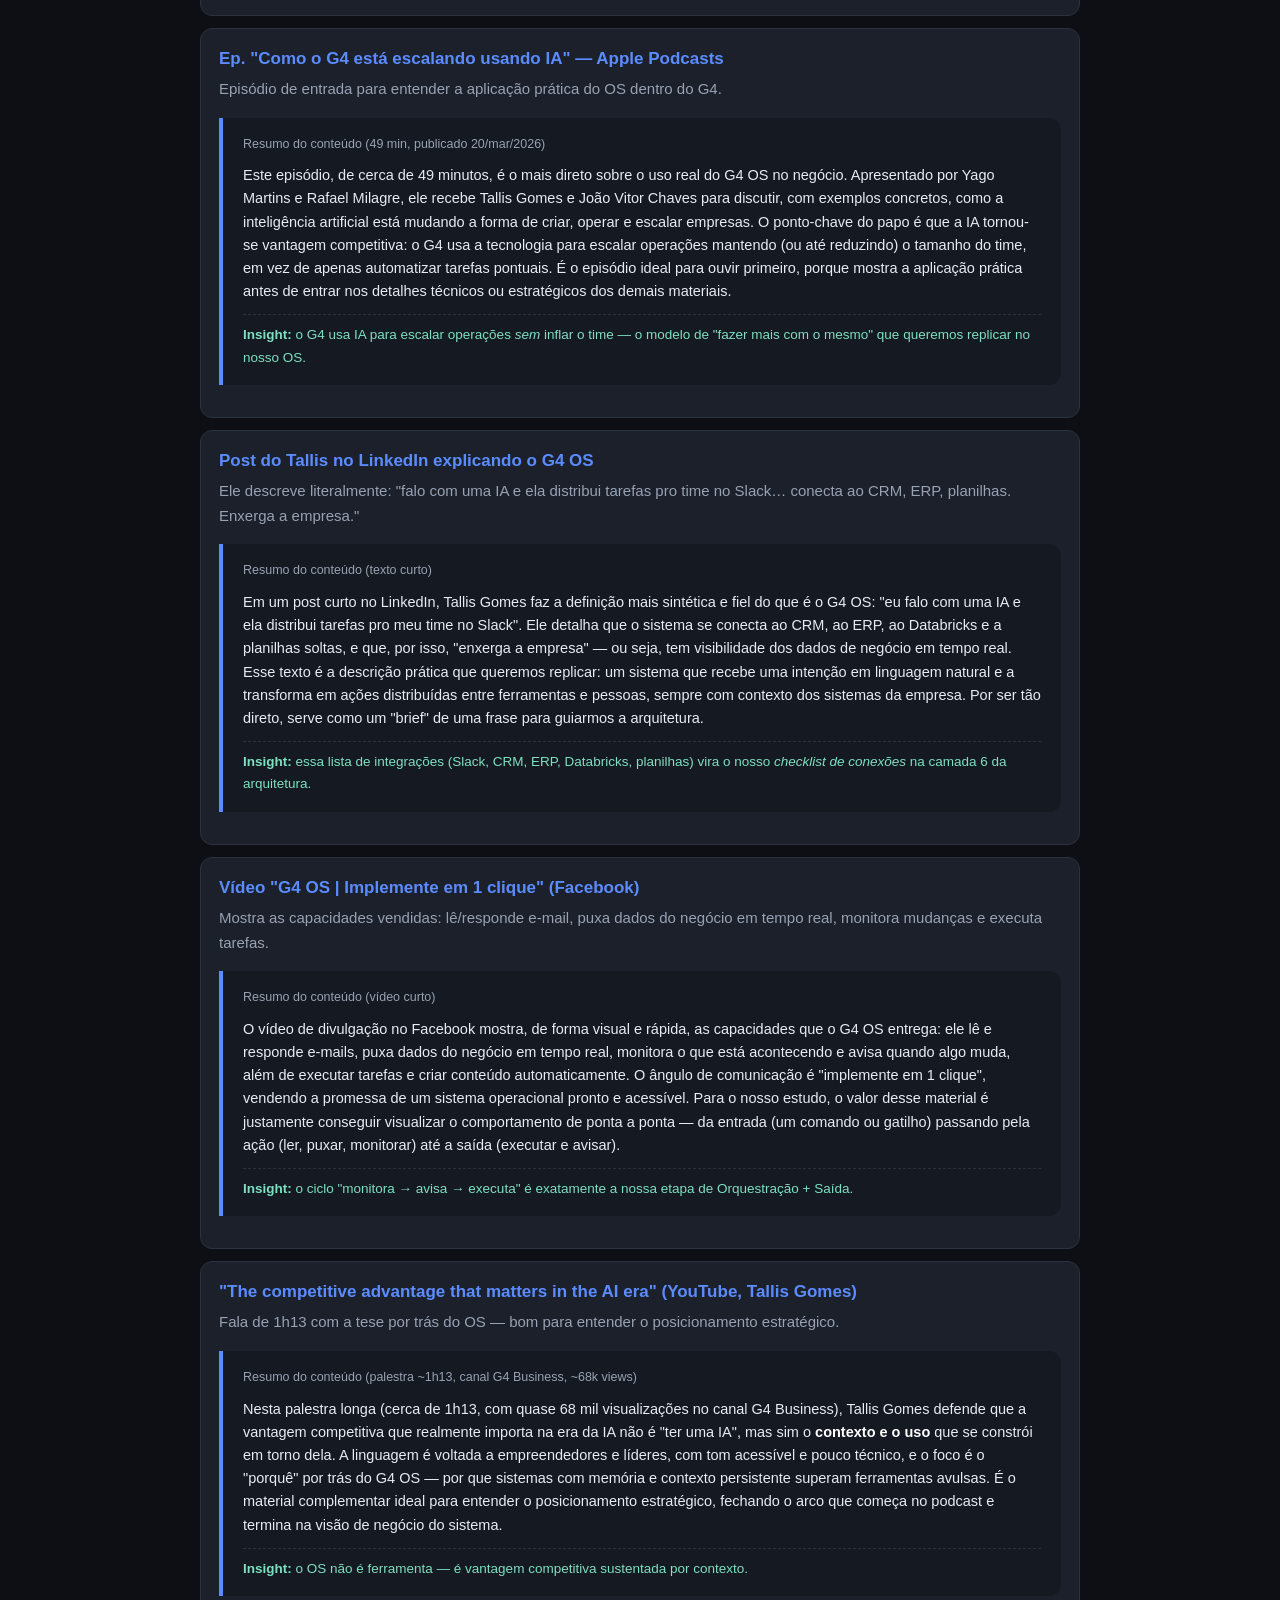
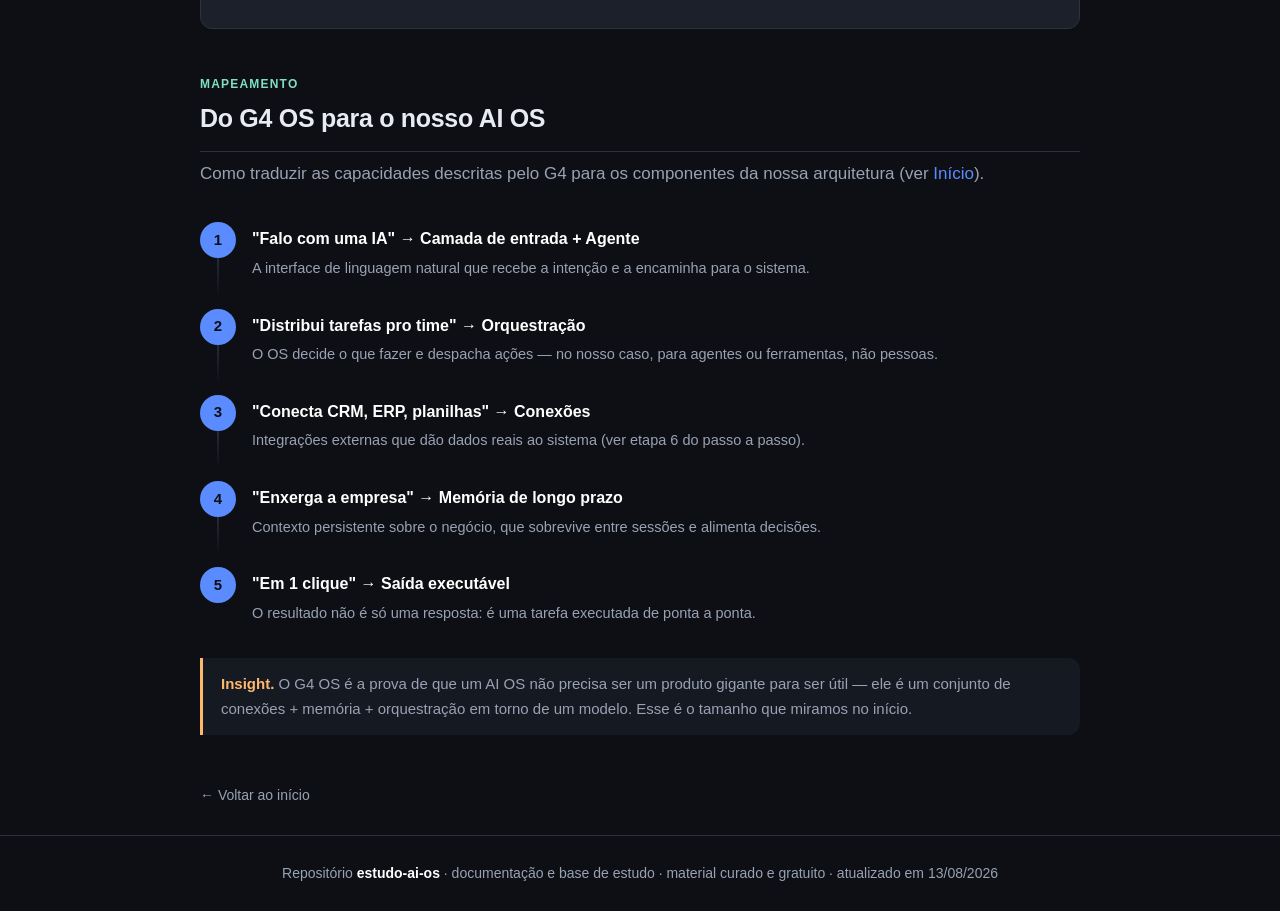
<file: g4.html>
<!DOCTYPE html>
<html lang="pt-BR">
<head>
<meta charset="UTF-8">
<meta name="viewport" content="width=device-width, initial-scale=1.0">
<title>G4 OS — Estudo de AI OS</title>
<link rel="stylesheet" href="styles.css">
</head>
<body>

<nav class="topnav">
  <div class="row">
    <span class="brand">🧠 Estudo de AI OS</span>
    <span class="links">
      <a href="index.html">Início</a>
      <a href="g4.html" class="active">G4 OS</a>
      <a href="conceito.html">Conceito</a>
      <a href="massa.html">Mão na massa</a>
      <a href="desafios.html">Desafios</a>
      <a href="vibe.html">Vibe coding</a>
      <a href="apresentacao.html">Apresentação</a>
      <a href="noticias.html">Notícias</a>
    </span>
  </div>
</nav>

<header class="hero">
  <div class="wrap">
    <h1>G4 OS</h1>
    <p>A âncora brasileira do estudo: o sistema operacional de IA do Tallis Gomes e do G4, referência prática para o que queremos construir.</p>
  </div>
</header>

<main class="wrap">

  <section>
    <h2><span class="tag">Visão geral</span>O que é o G4 OS</h2>
    <div class="lead">
      <p>O <strong>G4 OS</strong> é o sistema operacional de IA construído internamente no G4 (empresa de educação empreendedora do Tallis Gomes). A ideia central é simples de descrever: <strong>você fala com uma IA e ela distribui tarefas para o time, conectada a CRM, ERP, planilhas, Slack e banco de dados</strong>.</p>
      <p>Em vez de cada ferramenta viver isolada, o OS "enxerga a empresa" — puxa dados em tempo real, monitora mudanças e executa ações. É exatamente esse comportamento de <strong>sistema conectado e com memória</strong> que serve de modelo para o nosso AI OS pessoal.</p>
    </div>

    <h3>Por que usá-lo como referência</h3>
    <div class="grid">
      <div class="layer"><div class="n">A</div><h4>Tese aplicada</h4><p>Não é teoria: é um OS rodando em uma empresa real, com resultados reportados de escala.</p></div>
      <div class="layer"><div class="n">B</div><h4>Foco em contexto</h4><p>O G4 repete a ideia de que "contexto é rei" — o diferencial está no que o sistema sabe e conecta.</p></div>
      <div class="layer"><div class="n">C</div><h4>Integração real</h4><p>Conecta sistemas de negócio (CRM, ERP, Databricks, Slack) — não só um chat.</p></div>
      <div class="layer"><div class="n">D</div><h4>Linguagem acessível</h4><p>O conteúdo é em português e voltado a quem não é necessariamente dev.</p></div>
    </div>
  </section>

  <section>
    <h2><span class="tag">Onde consumir</span>Fontes do G4 OS — detalhadas</h2>

    <ul class="links">
      <li>
        <a href="https://open.spotify.com/playlist/0QUiQS8rmrE89OeQLvssjO" target="_blank" rel="noopener">Podcast "O Jogo da IA" (G4) — Spotify</a>
        <div class="desc">O programa do Tallis Gomes e do João Vitor Chaves. Fonte direta da tese de "contexto é rei" e do uso real de IA nas empresas deles.</div>
        <div class="resumo">
          <div class="src">Resumo do conteúdo</div>
          <p>"O Jogo da IA" é o podcast do G4 apresentado por Yago Martins e Rafael Milagre (fundadores do Viver de IA), com a participação recorrente de Tallis Gomes e João Vitor Chaves. A premissa central, repetida em quase todos os episódios, é que a inteligência artificial "deixou de ser tendência e virou jogo" — ou seja, quem não entender e aplicar IA agora passa a jogar em desvantagem competitiva. O formato é conversado e prático, sem hype nem teoria vazia, trazendo pessoas que estão na linha de frente da transformação. No primeiro episódio, Tallis e João Vitor explicam como empresários estão (ou não) se adaptando a uma realidade onde a IA deixa de ser uma ferramenta isolada e passa a ser a própria vantagem competitiva do negócio. A playlist reúne os episódios e é o melhor ponto de partida para internalizar a linguagem e a tese que fundamentam o nosso estudo.</p>
          <div class="ins"><b>Insight:</b> a tese de "contexto é rei" nasce aqui como posicionamento de negócio, não apenas técnico — é a base conceitual do nosso AI OS.</div>
        </div>
      </li>

      <li>
        <a href="https://podcasts.apple.com/ch/podcast/como-g4-est%C3%A1-escalando-ainda-mais-usando-intelig%C3%AAncia/id1525781152?i=1000756380188" target="_blank" rel="noopener">Ep. "Como o G4 está escalando usando IA" — Apple Podcasts</a>
        <div class="desc">Episódio de entrada para entender a aplicação prática do OS dentro do G4.</div>
        <div class="resumo">
          <div class="src">Resumo do conteúdo (49 min, publicado 20/mar/2026)</div>
          <p>Este episódio, de cerca de 49 minutos, é o mais direto sobre o uso real do G4 OS no negócio. Apresentado por Yago Martins e Rafael Milagre, ele recebe Tallis Gomes e João Vitor Chaves para discutir, com exemplos concretos, como a inteligência artificial está mudando a forma de criar, operar e escalar empresas. O ponto-chave do papo é que a IA tornou-se vantagem competitiva: o G4 usa a tecnologia para escalar operações mantendo (ou até reduzindo) o tamanho do time, em vez de apenas automatizar tarefas pontuais. É o episódio ideal para ouvir primeiro, porque mostra a aplicação prática antes de entrar nos detalhes técnicos ou estratégicos dos demais materiais.</p>
          <div class="ins"><b>Insight:</b> o G4 usa IA para escalar operações <em>sem</em> inflar o time — o modelo de "fazer mais com o mesmo" que queremos replicar no nosso OS.</div>
        </div>
      </li>

      <li>
        <a href="https://pt.linkedin.com/posts/tallisgomes_eu-falo-com-uma-ia-e-ela-distribui-tarefas-activity-7436787894305939458-XpmV" target="_blank" rel="noopener">Post do Tallis no LinkedIn explicando o G4 OS</a>
        <div class="desc">Ele descreve literalmente: "falo com uma IA e ela distribui tarefas pro time no Slack… conecta ao CRM, ERP, planilhas. Enxerga a empresa."</div>
        <div class="resumo">
          <div class="src">Resumo do conteúdo (texto curto)</div>
          <p>Em um post curto no LinkedIn, Tallis Gomes faz a definição mais sintética e fiel do que é o G4 OS: "eu falo com uma IA e ela distribui tarefas pro meu time no Slack". Ele detalha que o sistema se conecta ao CRM, ao ERP, ao Databricks e a planilhas soltas, e que, por isso, "enxerga a empresa" — ou seja, tem visibilidade dos dados de negócio em tempo real. Esse texto é a descrição prática que queremos replicar: um sistema que recebe uma intenção em linguagem natural e a transforma em ações distribuídas entre ferramentas e pessoas, sempre com contexto dos sistemas da empresa. Por ser tão direto, serve como um "brief" de uma frase para guiarmos a arquitetura.</p>
          <div class="ins"><b>Insight:</b> essa lista de integrações (Slack, CRM, ERP, Databricks, planilhas) vira o nosso <em>checklist de conexões</em> na camada 6 da arquitetura.</div>
        </div>
      </li>

      <li>
        <a href="https://www.facebook.com/tallisgomes87/videos/g4-os-implemente-em-1-clique/1573317461039059/" target="_blank" rel="noopener">Vídeo "G4 OS | Implemente em 1 clique" (Facebook)</a>
        <div class="desc">Mostra as capacidades vendidas: lê/responde e-mail, puxa dados do negócio em tempo real, monitora mudanças e executa tarefas.</div>
        <div class="resumo">
          <div class="src">Resumo do conteúdo (vídeo curto)</div>
          <p>O vídeo de divulgação no Facebook mostra, de forma visual e rápida, as capacidades que o G4 OS entrega: ele lê e responde e-mails, puxa dados do negócio em tempo real, monitora o que está acontecendo e avisa quando algo muda, além de executar tarefas e criar conteúdo automaticamente. O ângulo de comunicação é "implemente em 1 clique", vendendo a promessa de um sistema operacional pronto e acessível. Para o nosso estudo, o valor desse material é justamente conseguir visualizar o comportamento de ponta a ponta — da entrada (um comando ou gatilho) passando pela ação (ler, puxar, monitorar) até a saída (executar e avisar).</p>
          <div class="ins"><b>Insight:</b> o ciclo "monitora → avisa → executa" é exatamente a nossa etapa de Orquestração + Saída.</div>
        </div>
      </li>

      <li>
        <a href="https://www.youtube.com/watch?v=670zVqYbD9s" target="_blank" rel="noopener">"The competitive advantage that matters in the AI era" (YouTube, Tallis Gomes)</a>
        <div class="desc">Fala de 1h13 com a tese por trás do OS — bom para entender o posicionamento estratégico.</div>
        <div class="resumo">
          <div class="src">Resumo do conteúdo (palestra ~1h13, canal G4 Business, ~68k views)</div>
          <p>Nesta palestra longa (cerca de 1h13, com quase 68 mil visualizações no canal G4 Business), Tallis Gomes defende que a vantagem competitiva que realmente importa na era da IA não é "ter uma IA", mas sim o <strong>contexto e o uso</strong> que se constrói em torno dela. A linguagem é voltada a empreendedores e líderes, com tom acessível e pouco técnico, e o foco é o "porquê" por trás do G4 OS — por que sistemas com memória e contexto persistente superam ferramentas avulsas. É o material complementar ideal para entender o posicionamento estratégico, fechando o arco que começa no podcast e termina na visão de negócio do sistema.</p>
          <div class="ins"><b>Insight:</b> o OS não é ferramenta — é vantagem competitiva sustentada por contexto.</div>
        </div>
      </li>
    </ul>
  </section>

  <section>
    <h2><span class="tag">Mapeamento</span>Do G4 OS para o nosso AI OS</h2>
    <p class="muted">Como traduzir as capacidades descritas pelo G4 para os componentes da nossa arquitetura (ver <a href="index.html">Início</a>).</p>
    <div class="steps">
      <div class="step"><div class="num">1</div><div class="body"><h4>"Falo com uma IA" → Camada de entrada + Agente</h4><p>A interface de linguagem natural que recebe a intenção e a encaminha para o sistema.</p></div></div>
      <div class="step"><div class="num">2</div><div class="body"><h4>"Distribui tarefas pro time" → Orquestração</h4><p>O OS decide o que fazer e despacha ações — no nosso caso, para agentes ou ferramentas, não pessoas.</p></div></div>
      <div class="step"><div class="num">3</div><div class="body"><h4>"Conecta CRM, ERP, planilhas" → Conexões</h4><p>Integrações externas que dão dados reais ao sistema (ver etapa 6 do passo a passo).</p></div></div>
      <div class="step"><div class="num">4</div><div class="body"><h4>"Enxerga a empresa" → Memória de longo prazo</h4><p>Contexto persistente sobre o negócio, que sobrevive entre sessões e alimenta decisões.</p></div></div>
      <div class="step"><div class="num">5</div><div class="body"><h4>"Em 1 clique" → Saída executável</h4><p>O resultado não é só uma resposta: é uma tarefa executada de ponta a ponta.</p></div></div>
    </div>
    <div class="callout">
      <strong>Insight.</strong> O G4 OS é a prova de que um AI OS não precisa ser um produto gigante para ser útil — ele é um conjunto de conexões + memória + orquestração em torno de um modelo. Esse é o tamanho que miramos no início.
    </div>
  </section>

  <p><a class="back" href="index.html">← Voltar ao início</a></p>

</main>

<footer>
  Repositório <strong>estudo-ai-os</strong> · documentação e base de estudo · material curado e gratuito · atualizado em 13/08/2026
</footer>
</body>
</html>
</file>
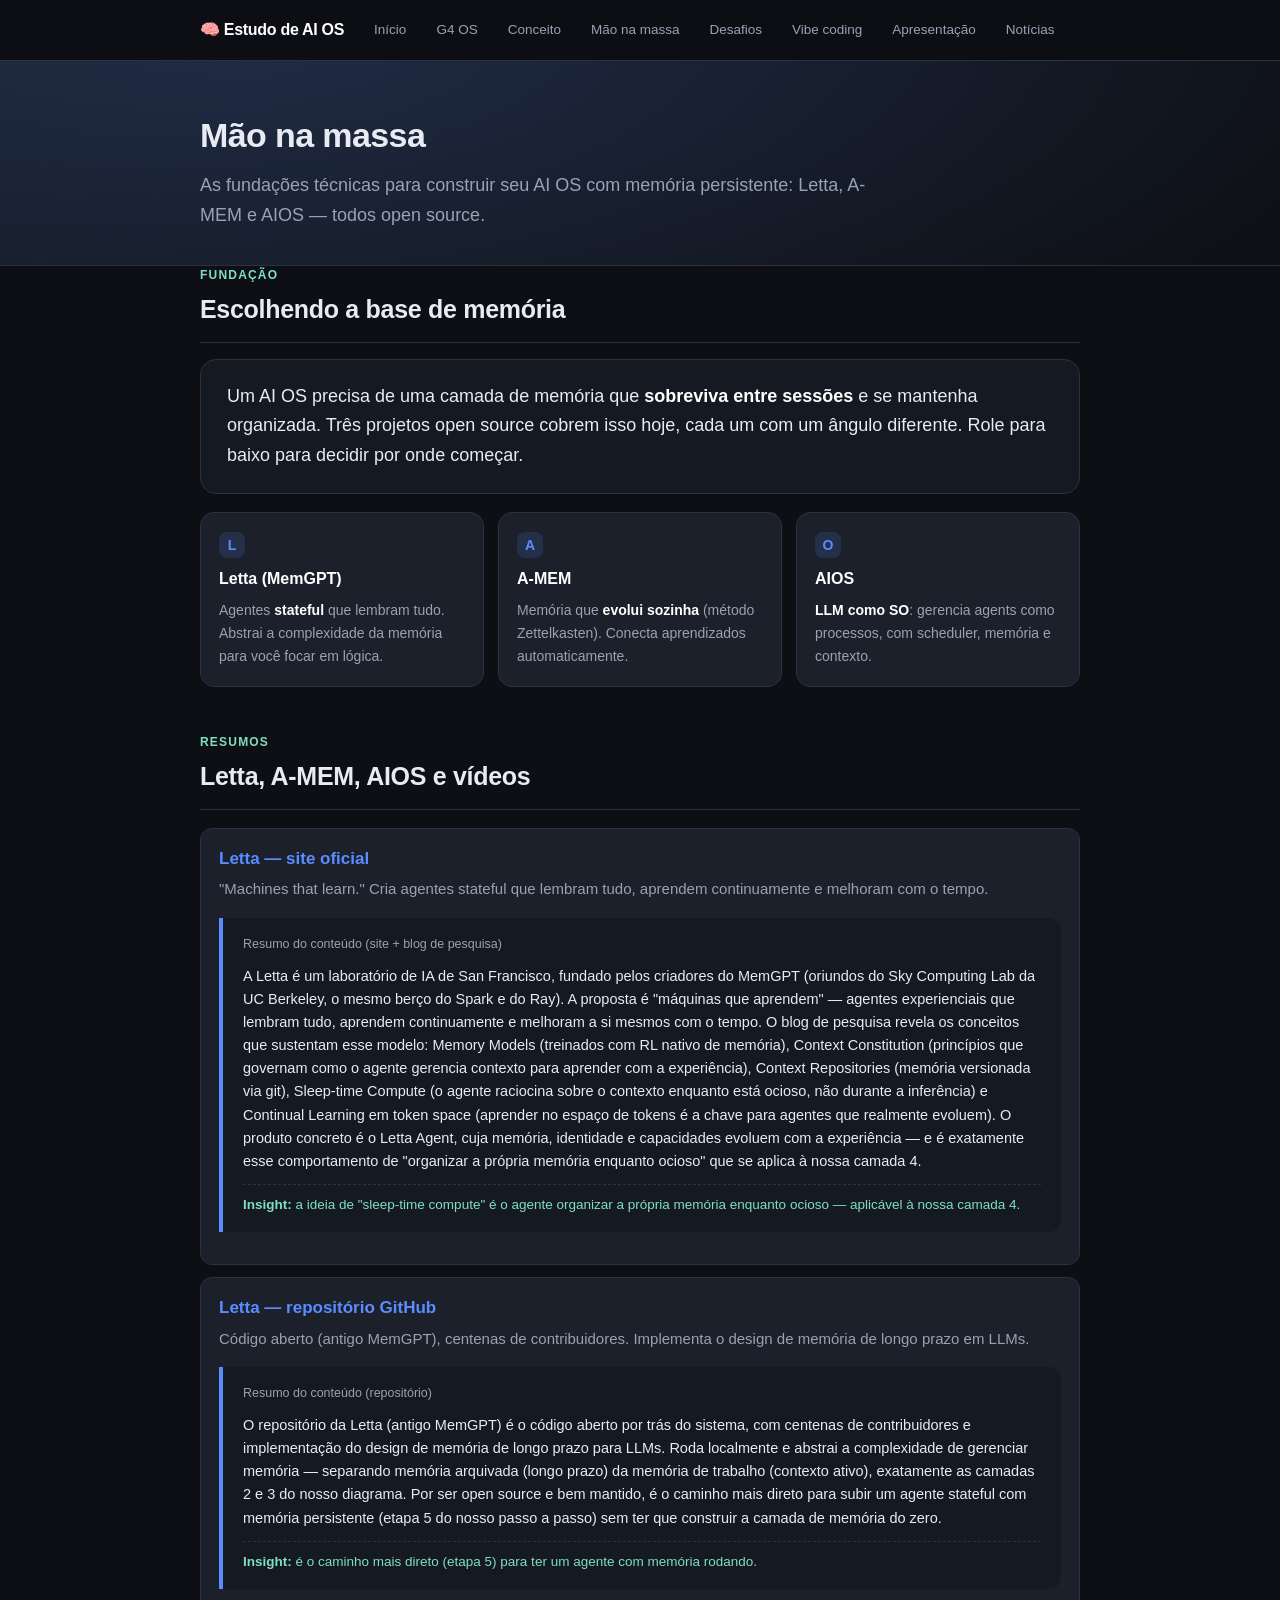
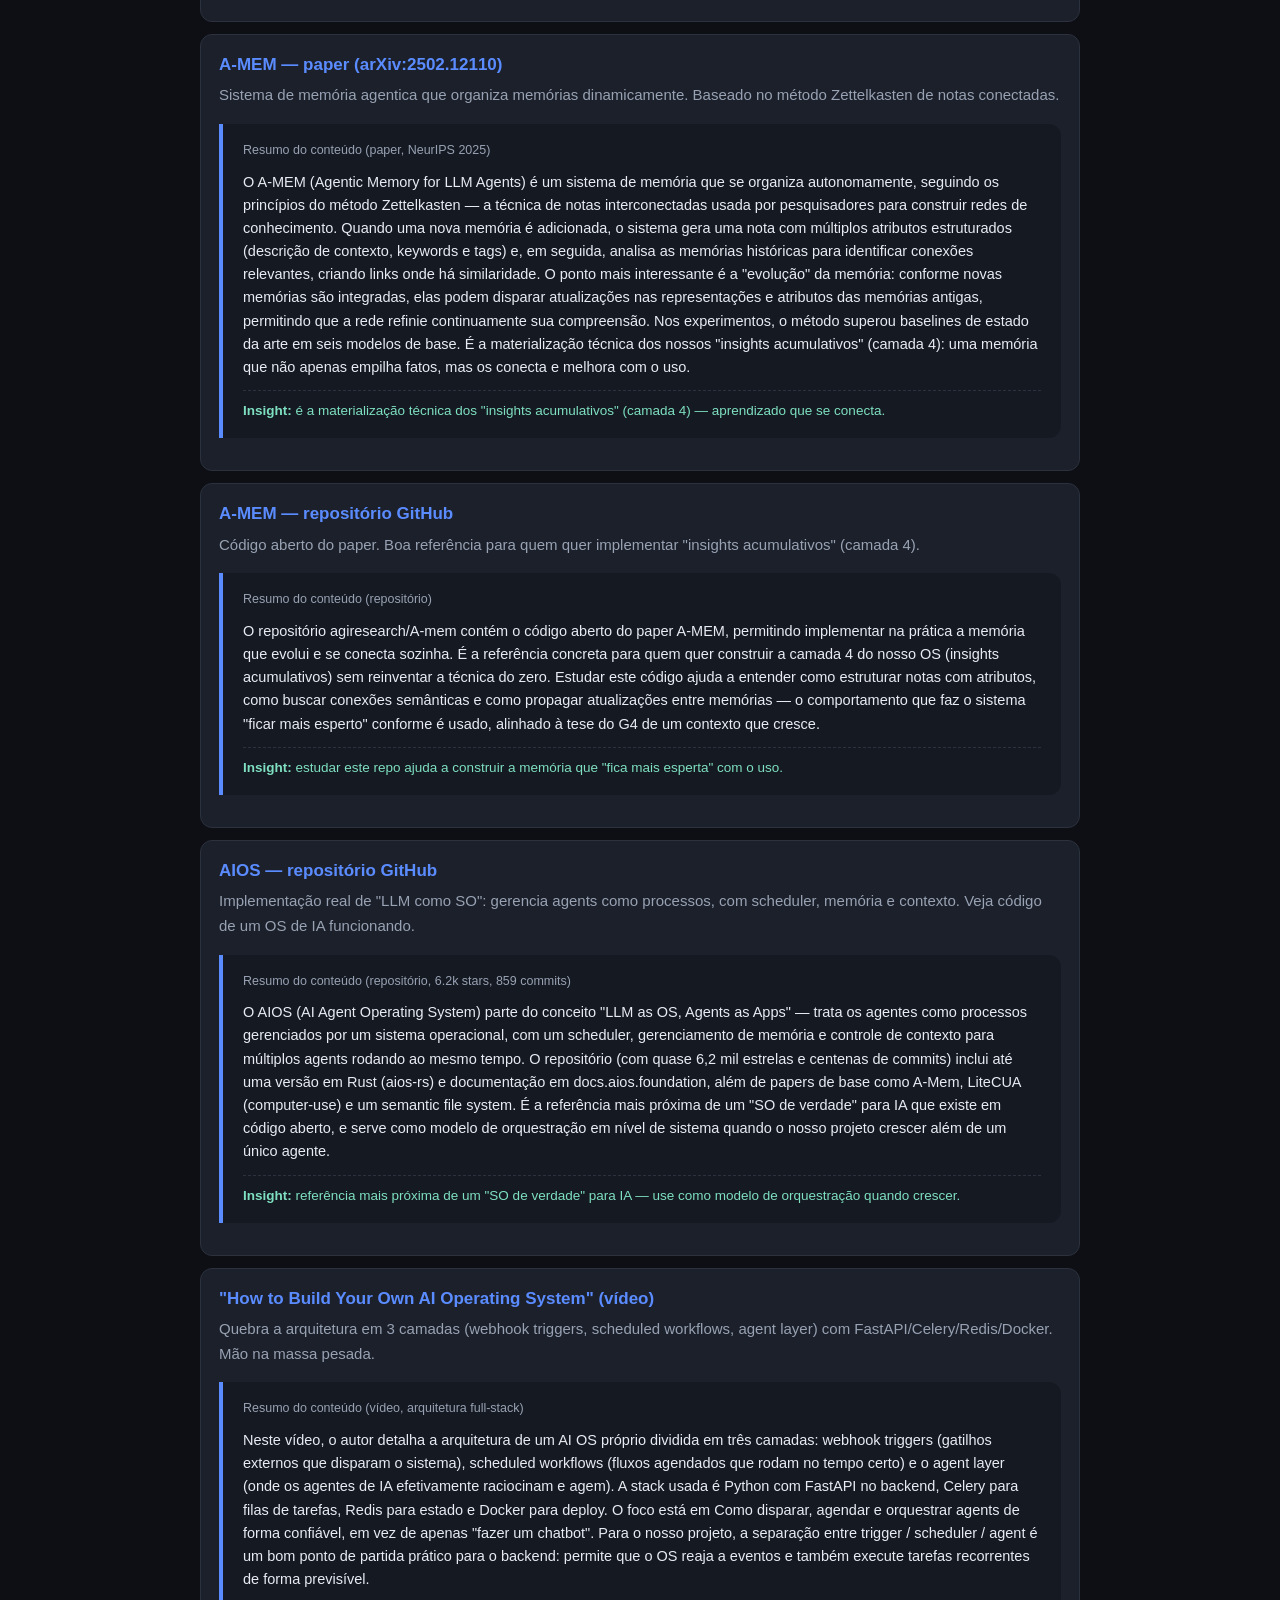
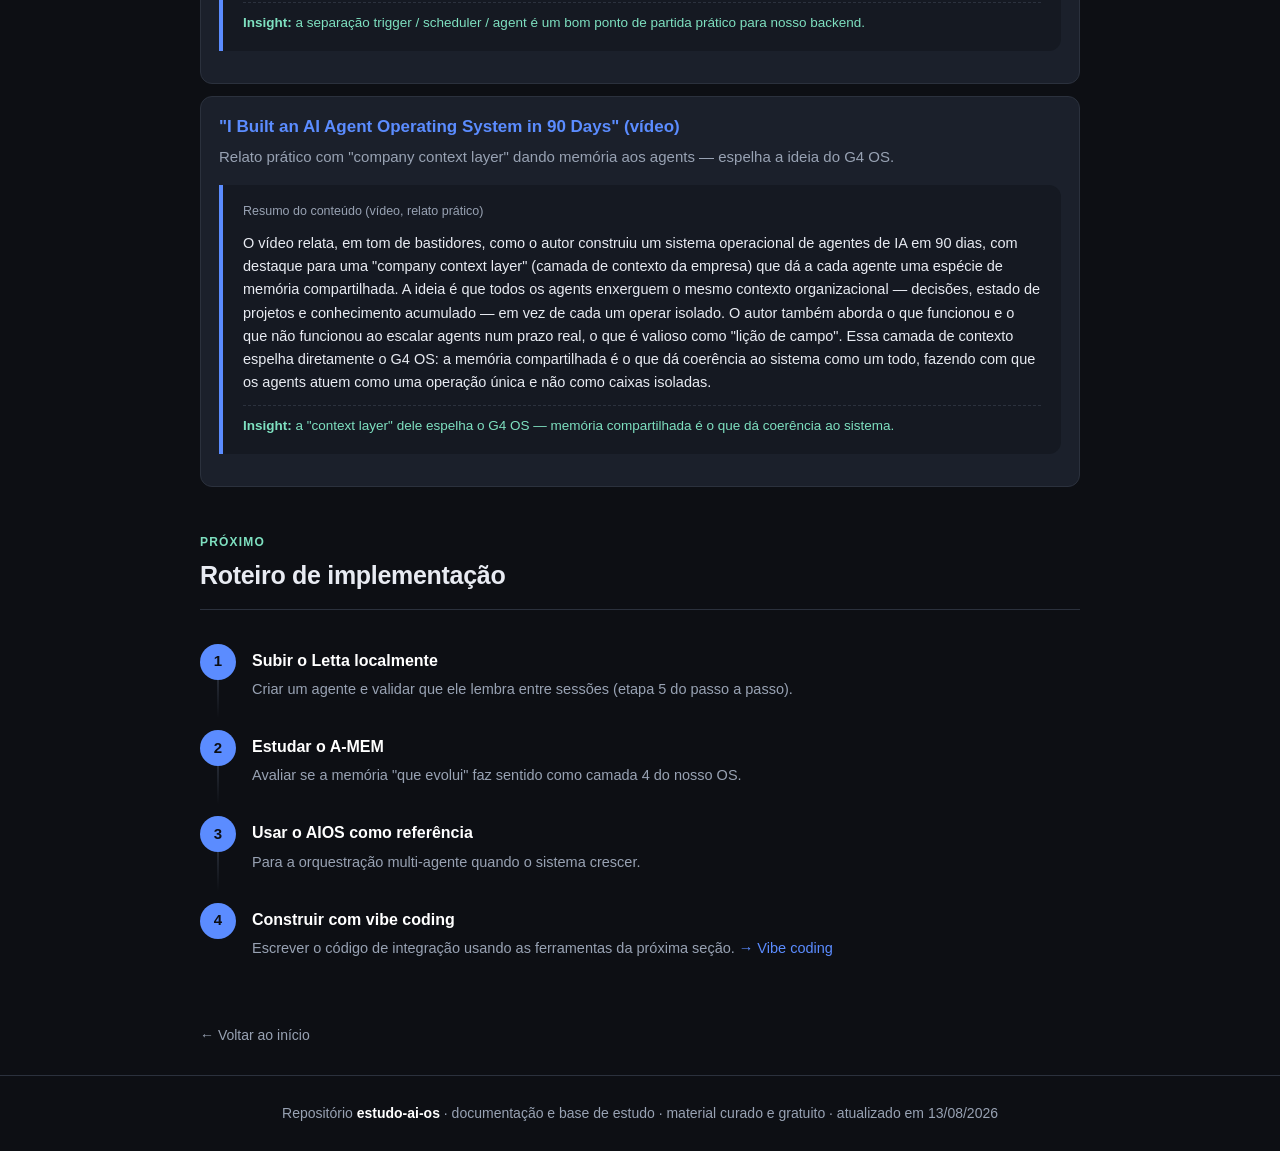
<file: massa.html>
<!DOCTYPE html>
<html lang="pt-BR">
<head>
<meta charset="UTF-8">
<meta name="viewport" content="width=device-width, initial-scale=1.0">
<title>Mão na massa — Estudo de AI OS</title>
<link rel="stylesheet" href="styles.css">
</head>
<body>

<nav class="topnav">
  <div class="row">
    <span class="brand">🧠 Estudo de AI OS</span>
    <span class="links">
      <a href="index.html">Início</a>
      <a href="g4.html">G4 OS</a>
      <a href="conceito.html">Conceito</a>
      <a href="massa.html">Mão na massa</a>
      <a href="desafios.html">Desafios</a>
      <a href="vibe.html">Vibe coding</a>
      <a href="apresentacao.html">Apresentação</a>
      <a href="noticias.html">Notícias</a>
    </span>
  </div>
</nav>

<header class="hero">
  <div class="wrap">
    <h1>Mão na massa</h1>
    <p>As fundações técnicas para construir seu AI OS com memória persistente: Letta, A-MEM e AIOS — todos open source.</p>
  </div>
</header>

<main class="wrap">

  <section>
    <h2><span class="tag">Fundação</span>Escolhendo a base de memória</h2>
    <div class="lead">
      <p>Um AI OS precisa de uma camada de memória que <strong>sobreviva entre sessões</strong> e se mantenha organizada. Três projetos open source cobrem isso hoje, cada um com um ângulo diferente. Role para baixo para decidir por onde começar.</p>
    </div>

    <div class="grid">
      <div class="layer"><div class="n">L</div><h4>Letta (MemGPT)</h4><p>Agentes <strong>stateful</strong> que lembram tudo. Abstrai a complexidade da memória para você focar em lógica.</p></div>
      <div class="layer"><div class="n">A</div><h4>A-MEM</h4><p>Memória que <strong>evolui sozinha</strong> (método Zettelkasten). Conecta aprendizados automaticamente.</p></div>
      <div class="layer"><div class="n">O</div><h4>AIOS</h4><p><strong>LLM como SO</strong>: gerencia agents como processos, com scheduler, memória e contexto.</p></div>
    </div>
  </section>

  <section>
    <h2><span class="tag">Resumos</span>Letta, A-MEM, AIOS e vídeos</h2>

    <ul class="links">
      <li>
        <a href="https://www.letta.com/" target="_blank" rel="noopener">Letta — site oficial</a>
        <div class="desc">"Machines that learn." Cria agentes stateful que lembram tudo, aprendem continuamente e melhoram com o tempo.</div>
        <div class="resumo">
          <div class="src">Resumo do conteúdo (site + blog de pesquisa)</div>
          <p>A Letta é um laboratório de IA de San Francisco, fundado pelos criadores do MemGPT (oriundos do Sky Computing Lab da UC Berkeley, o mesmo berço do Spark e do Ray). A proposta é "máquinas que aprendem" — agentes experienciais que lembram tudo, aprendem continuamente e melhoram a si mesmos com o tempo. O blog de pesquisa revela os conceitos que sustentam esse modelo: Memory Models (treinados com RL nativo de memória), Context Constitution (princípios que governam como o agente gerencia contexto para aprender com a experiência), Context Repositories (memória versionada via git), Sleep-time Compute (o agente raciocina sobre o contexto enquanto está ocioso, não durante a inferência) e Continual Learning em token space (aprender no espaço de tokens é a chave para agentes que realmente evoluem). O produto concreto é o Letta Agent, cuja memória, identidade e capacidades evoluem com a experiência — e é exatamente esse comportamento de "organizar a própria memória enquanto ocioso" que se aplica à nossa camada 4.</p>
          <div class="ins"><b>Insight:</b> a ideia de "sleep-time compute" é o agente organizar a própria memória enquanto ocioso — aplicável à nossa camada 4.</div>
        </div>
      </li>

      <li>
        <a href="https://github.com/letta-ai/letta" target="_blank" rel="noopener">Letta — repositório GitHub</a>
        <div class="desc">Código aberto (antigo MemGPT), centenas de contribuidores. Implementa o design de memória de longo prazo em LLMs.</div>
        <div class="resumo">
          <div class="src">Resumo do conteúdo (repositório)</div>
          <p>O repositório da Letta (antigo MemGPT) é o código aberto por trás do sistema, com centenas de contribuidores e implementação do design de memória de longo prazo para LLMs. Roda localmente e abstrai a complexidade de gerenciar memória — separando memória arquivada (longo prazo) da memória de trabalho (contexto ativo), exatamente as camadas 2 e 3 do nosso diagrama. Por ser open source e bem mantido, é o caminho mais direto para subir um agente stateful com memória persistente (etapa 5 do nosso passo a passo) sem ter que construir a camada de memória do zero.</p>
          <div class="ins"><b>Insight:</b> é o caminho mais direto (etapa 5) para ter um agente com memória rodando.</div>
        </div>
      </li>

      <li>
        <a href="https://arxiv.org/abs/2502.12110" target="_blank" rel="noopener">A-MEM — paper (arXiv:2502.12110)</a>
        <div class="desc">Sistema de memória agentica que organiza memórias dinamicamente. Baseado no método Zettelkasten de notas conectadas.</div>
        <div class="resumo">
          <div class="src">Resumo do conteúdo (paper, NeurIPS 2025)</div>
          <p>O A-MEM (Agentic Memory for LLM Agents) é um sistema de memória que se organiza autonomamente, seguindo os princípios do método Zettelkasten — a técnica de notas interconectadas usada por pesquisadores para construir redes de conhecimento. Quando uma nova memória é adicionada, o sistema gera uma nota com múltiplos atributos estruturados (descrição de contexto, keywords e tags) e, em seguida, analisa as memórias históricas para identificar conexões relevantes, criando links onde há similaridade. O ponto mais interessante é a "evolução" da memória: conforme novas memórias são integradas, elas podem disparar atualizações nas representações e atributos das memórias antigas, permitindo que a rede refinie continuamente sua compreensão. Nos experimentos, o método superou baselines de estado da arte em seis modelos de base. É a materialização técnica dos nossos "insights acumulativos" (camada 4): uma memória que não apenas empilha fatos, mas os conecta e melhora com o uso.</p>
          <div class="ins"><b>Insight:</b> é a materialização técnica dos "insights acumulativos" (camada 4) — aprendizado que se conecta.</div>
        </div>
      </li>

      <li>
        <a href="https://github.com/agiresearch/a-mem" target="_blank" rel="noopener">A-MEM — repositório GitHub</a>
        <div class="desc">Código aberto do paper. Boa referência para quem quer implementar "insights acumulativos" (camada 4).</div>
        <div class="resumo">
          <div class="src">Resumo do conteúdo (repositório)</div>
          <p>O repositório agiresearch/A-mem contém o código aberto do paper A-MEM, permitindo implementar na prática a memória que evolui e se conecta sozinha. É a referência concreta para quem quer construir a camada 4 do nosso OS (insights acumulativos) sem reinventar a técnica do zero. Estudar este código ajuda a entender como estruturar notas com atributos, como buscar conexões semânticas e como propagar atualizações entre memórias — o comportamento que faz o sistema "ficar mais esperto" conforme é usado, alinhado à tese do G4 de um contexto que cresce.</p>
          <div class="ins"><b>Insight:</b> estudar este repo ajuda a construir a memória que "fica mais esperta" com o uso.</div>
        </div>
      </li>

      <li>
        <a href="https://github.com/agiresearch/AIOS" target="_blank" rel="noopener">AIOS — repositório GitHub</a>
        <div class="desc">Implementação real de "LLM como SO": gerencia agents como processos, com scheduler, memória e contexto. Veja código de um OS de IA funcionando.</div>
        <div class="resumo">
          <div class="src">Resumo do conteúdo (repositório, 6.2k stars, 859 commits)</div>
          <p>O AIOS (AI Agent Operating System) parte do conceito "LLM as OS, Agents as Apps" — trata os agentes como processos gerenciados por um sistema operacional, com um scheduler, gerenciamento de memória e controle de contexto para múltiplos agents rodando ao mesmo tempo. O repositório (com quase 6,2 mil estrelas e centenas de commits) inclui até uma versão em Rust (aios-rs) e documentação em docs.aios.foundation, além de papers de base como A-Mem, LiteCUA (computer-use) e um semantic file system. É a referência mais próxima de um "SO de verdade" para IA que existe em código aberto, e serve como modelo de orquestração em nível de sistema quando o nosso projeto crescer além de um único agente.</p>
          <div class="ins"><b>Insight:</b> referência mais próxima de um "SO de verdade" para IA — use como modelo de orquestração quando crescer.</div>
        </div>
      </li>

      <li>
        <a href="https://www.youtube.com/watch?v=rZX1OYetbSM" target="_blank" rel="noopener">"How to Build Your Own AI Operating System" (vídeo)</a>
        <div class="desc">Quebra a arquitetura em 3 camadas (webhook triggers, scheduled workflows, agent layer) com FastAPI/Celery/Redis/Docker. Mão na massa pesada.</div>
        <div class="resumo">
          <div class="src">Resumo do conteúdo (vídeo, arquitetura full-stack)</div>
          <p>Neste vídeo, o autor detalha a arquitetura de um AI OS próprio dividida em três camadas: webhook triggers (gatilhos externos que disparam o sistema), scheduled workflows (fluxos agendados que rodam no tempo certo) e o agent layer (onde os agentes de IA efetivamente raciocinam e agem). A stack usada é Python com FastAPI no backend, Celery para filas de tarefas, Redis para estado e Docker para deploy. O foco está em Como disparar, agendar e orquestrar agents de forma confiável, em vez de apenas "fazer um chatbot". Para o nosso projeto, a separação entre trigger / scheduler / agent é um bom ponto de partida prático para o backend: permite que o OS reaja a eventos e também execute tarefas recorrentes de forma previsível.</p>
          <div class="ins"><b>Insight:</b> a separação trigger / scheduler / agent é um bom ponto de partida prático para nosso backend.</div>
        </div>
      </li>

      <li>
        <a href="https://www.youtube.com/watch?v=2s_olItq3P4" target="_blank" rel="noopener">"I Built an AI Agent Operating System in 90 Days" (vídeo)</a>
        <div class="desc">Relato prático com "company context layer" dando memória aos agents — espelha a ideia do G4 OS.</div>
        <div class="resumo">
          <div class="src">Resumo do conteúdo (vídeo, relato prático)</div>
          <p>O vídeo relata, em tom de bastidores, como o autor construiu um sistema operacional de agentes de IA em 90 dias, com destaque para uma "company context layer" (camada de contexto da empresa) que dá a cada agente uma espécie de memória compartilhada. A ideia é que todos os agents enxerguem o mesmo contexto organizacional — decisões, estado de projetos e conhecimento acumulado — em vez de cada um operar isolado. O autor também aborda o que funcionou e o que não funcionou ao escalar agents num prazo real, o que é valioso como "lição de campo". Essa camada de contexto espelha diretamente o G4 OS: a memória compartilhada é o que dá coerência ao sistema como um todo, fazendo com que os agents atuem como uma operação única e não como caixas isoladas.</p>
          <div class="ins"><b>Insight:</b> a "context layer" dele espelha o G4 OS — memória compartilhada é o que dá coerência ao sistema.</div>
        </div>
      </li>
    </ul>
  </section>

  <section>
    <h2><span class="tag">Próximo</span>Roteiro de implementação</h2>
    <div class="steps">
      <div class="step"><div class="num">1</div><div class="body"><h4>Subir o Letta localmente</h4><p>Criar um agente e validar que ele lembra entre sessões (etapa 5 do passo a passo).</p></div></div>
      <div class="step"><div class="num">2</div><div class="body"><h4>Estudar o A-MEM</h4><p>Avaliar se a memória "que evolui" faz sentido como camada 4 do nosso OS.</p></div></div>
      <div class="step"><div class="num">3</div><div class="body"><h4>Usar o AIOS como referência</h4><p>Para a orquestração multi-agente quando o sistema crescer.</p></div></div>
      <div class="step"><div class="num">4</div><div class="body"><h4>Construir com vibe coding</h4><p>Escrever o código de integração usando as ferramentas da próxima seção. <a href="vibe.html">→ Vibe coding</a></p></div></div>
    </div>
  </section>

  <p><a class="back" href="index.html">← Voltar ao início</a></p>

</main>

<footer>
  Repositório <strong>estudo-ai-os</strong> · documentação e base de estudo · material curado e gratuito · atualizado em 13/08/2026
</footer>
</body>
</html>
</file>
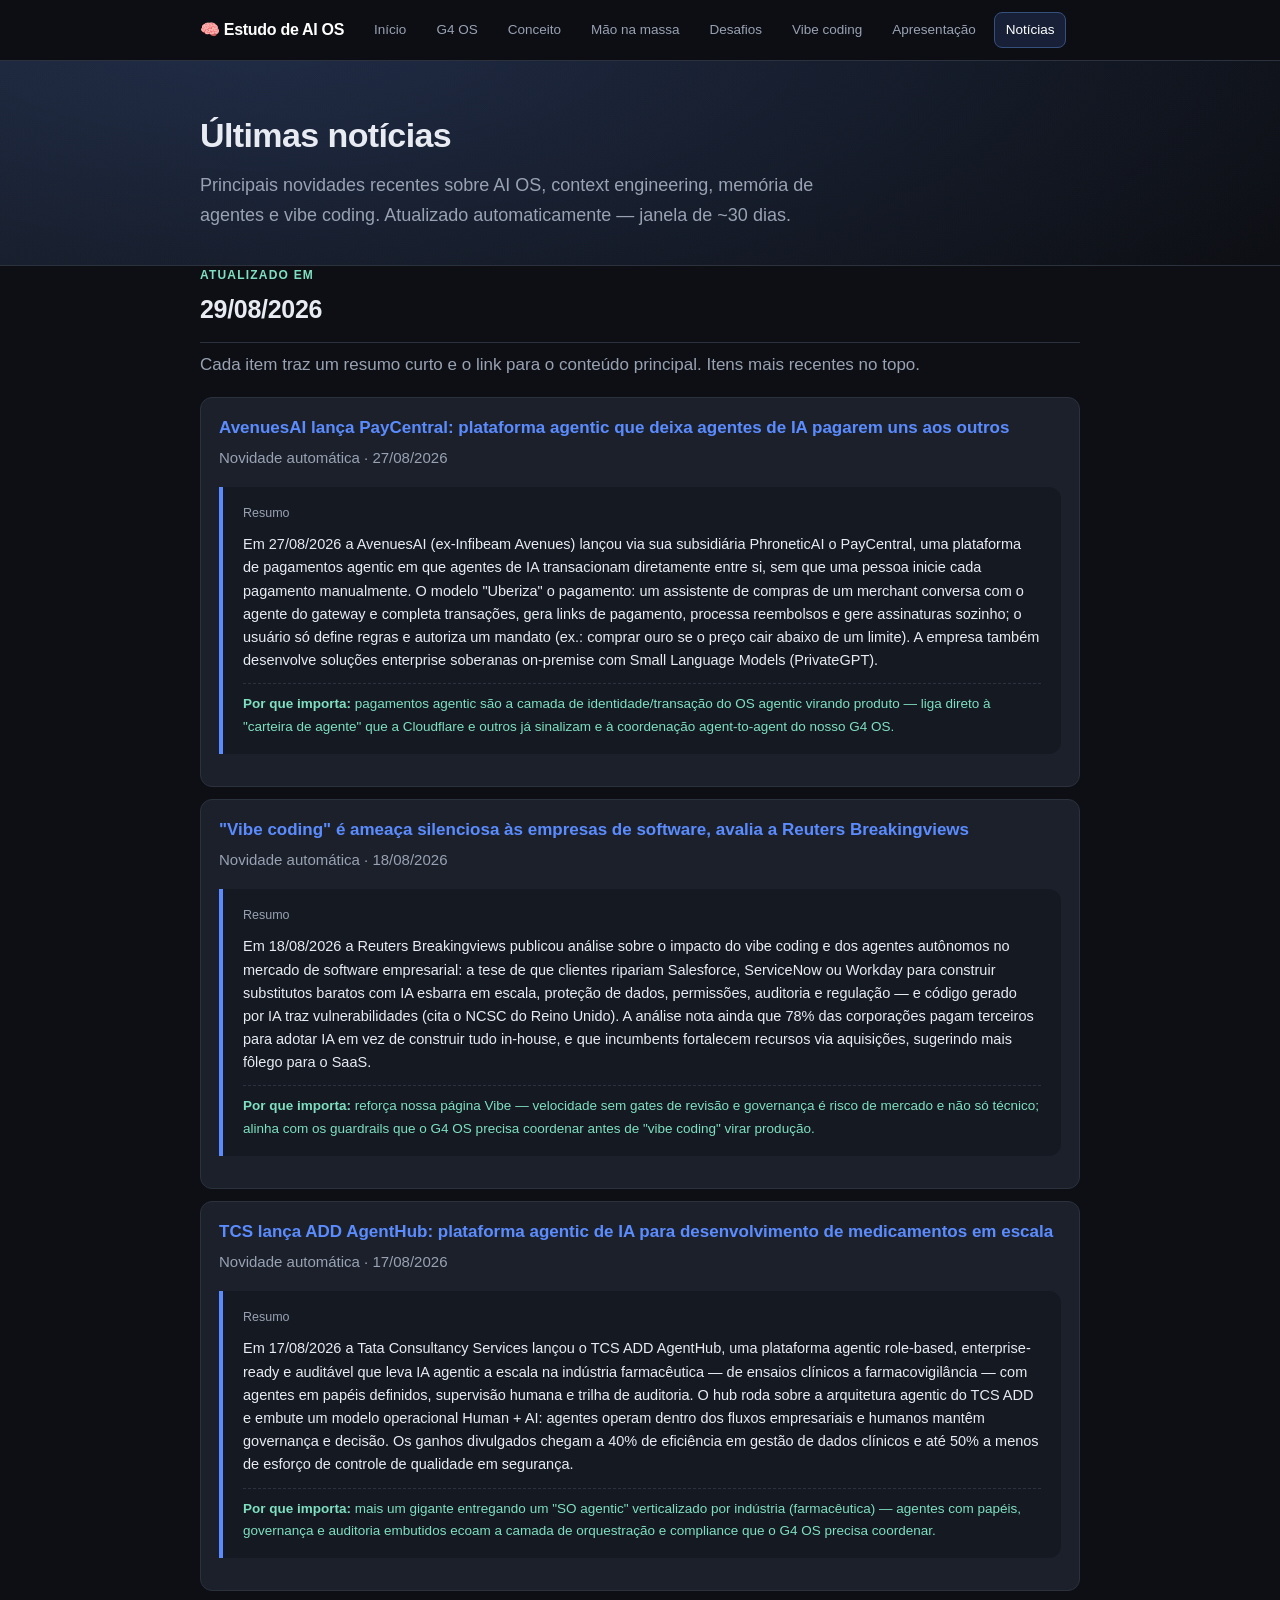
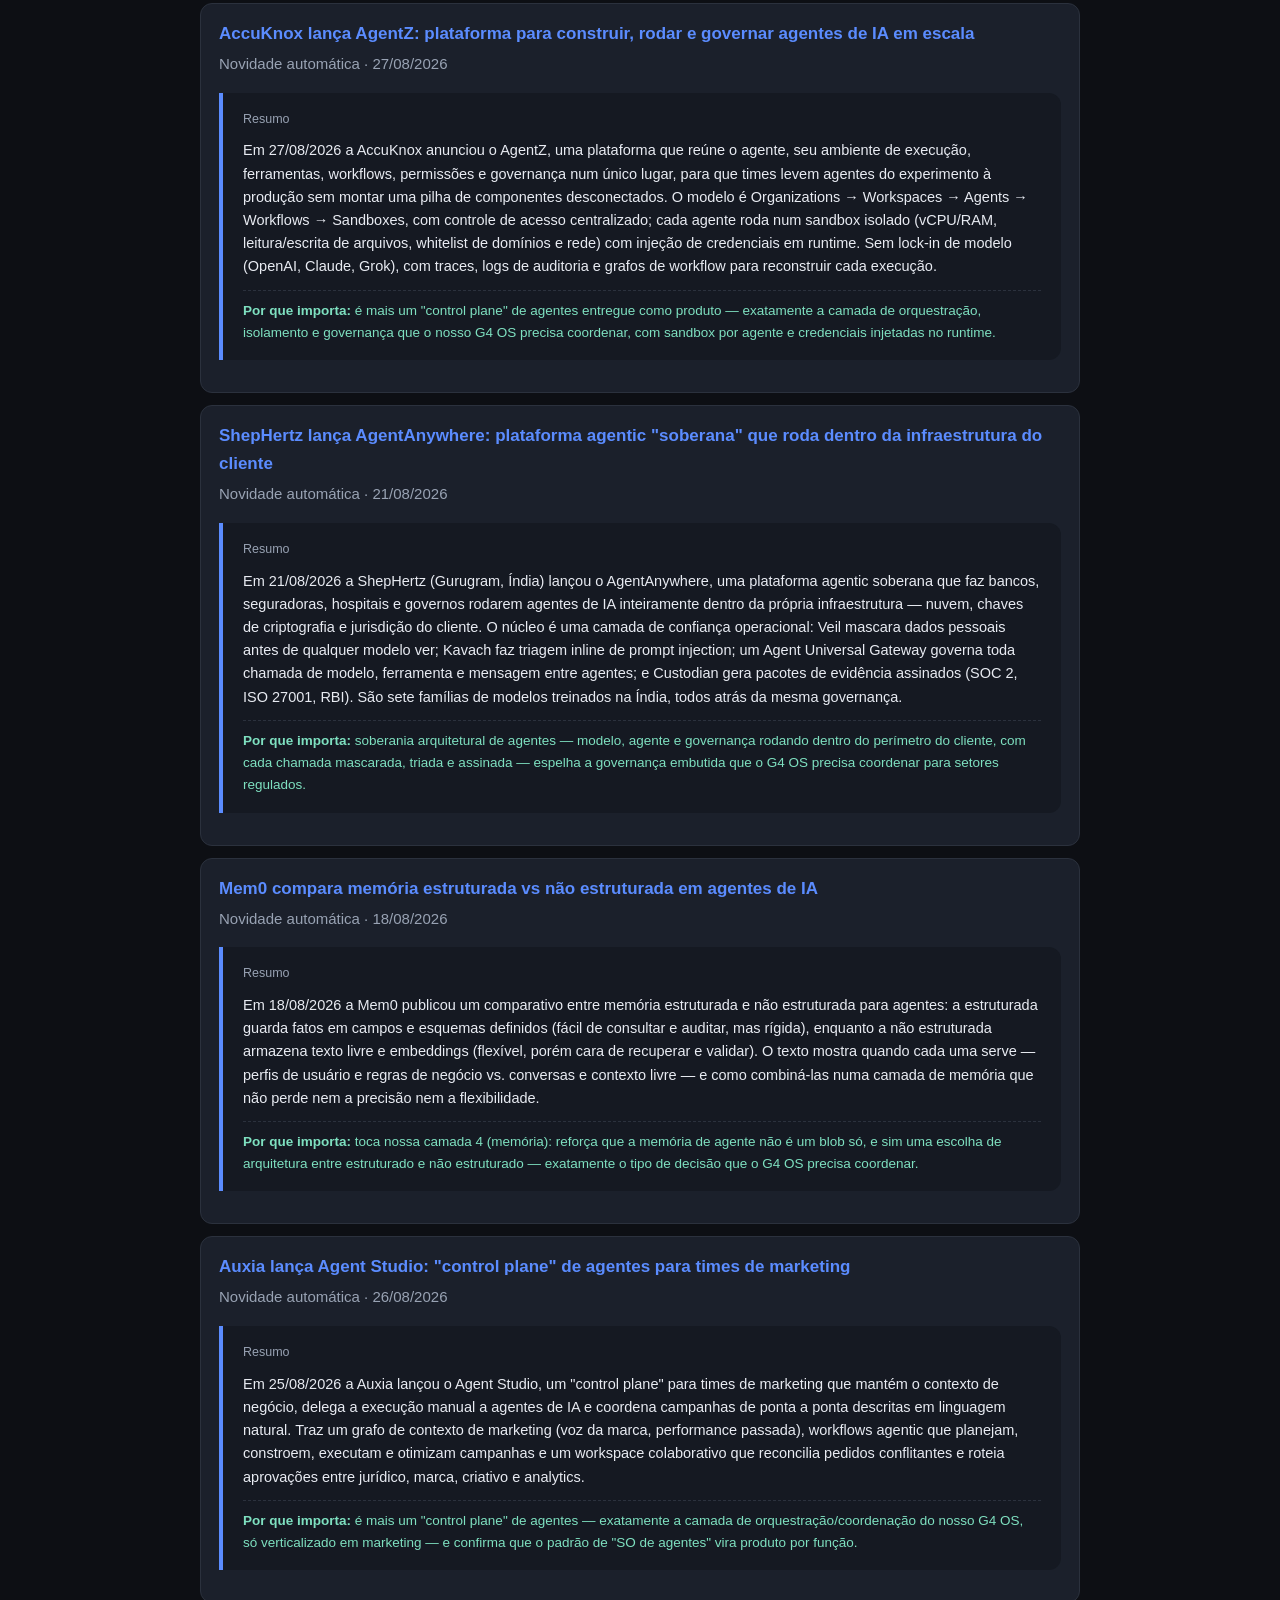
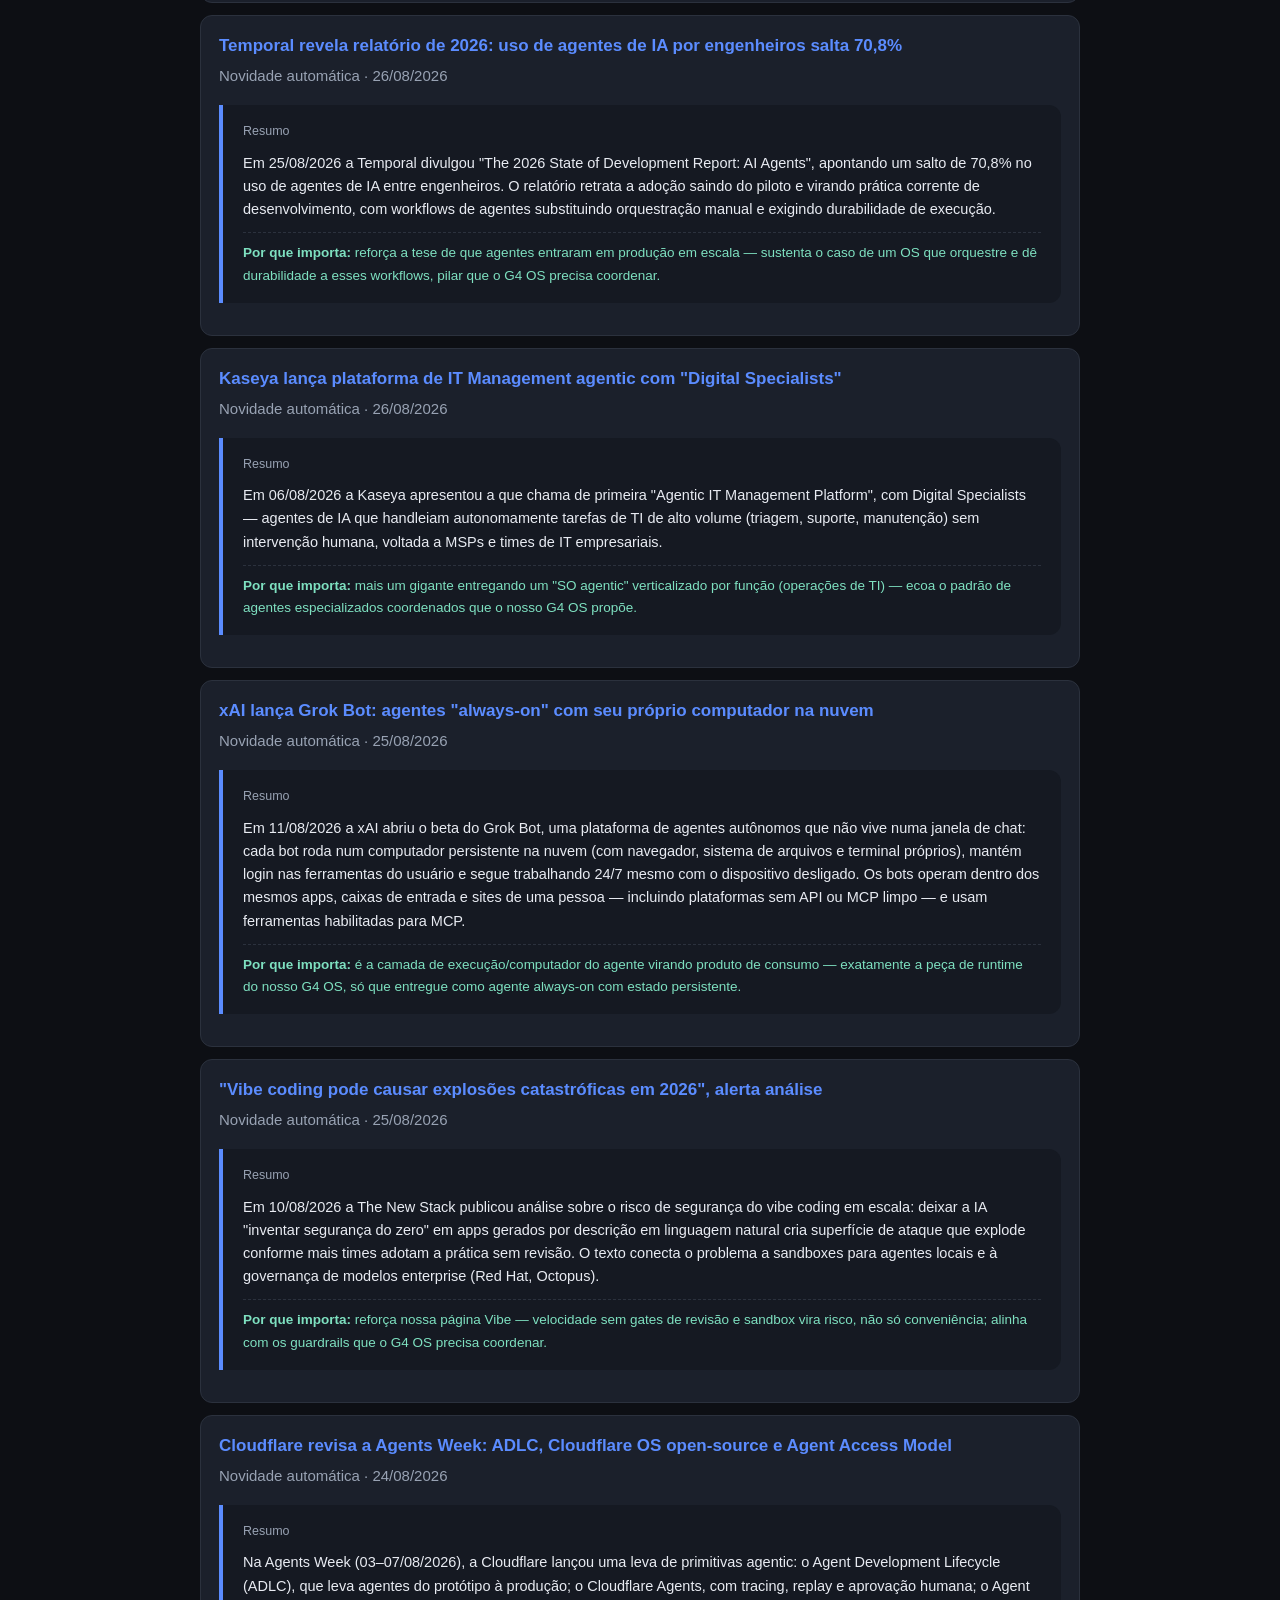
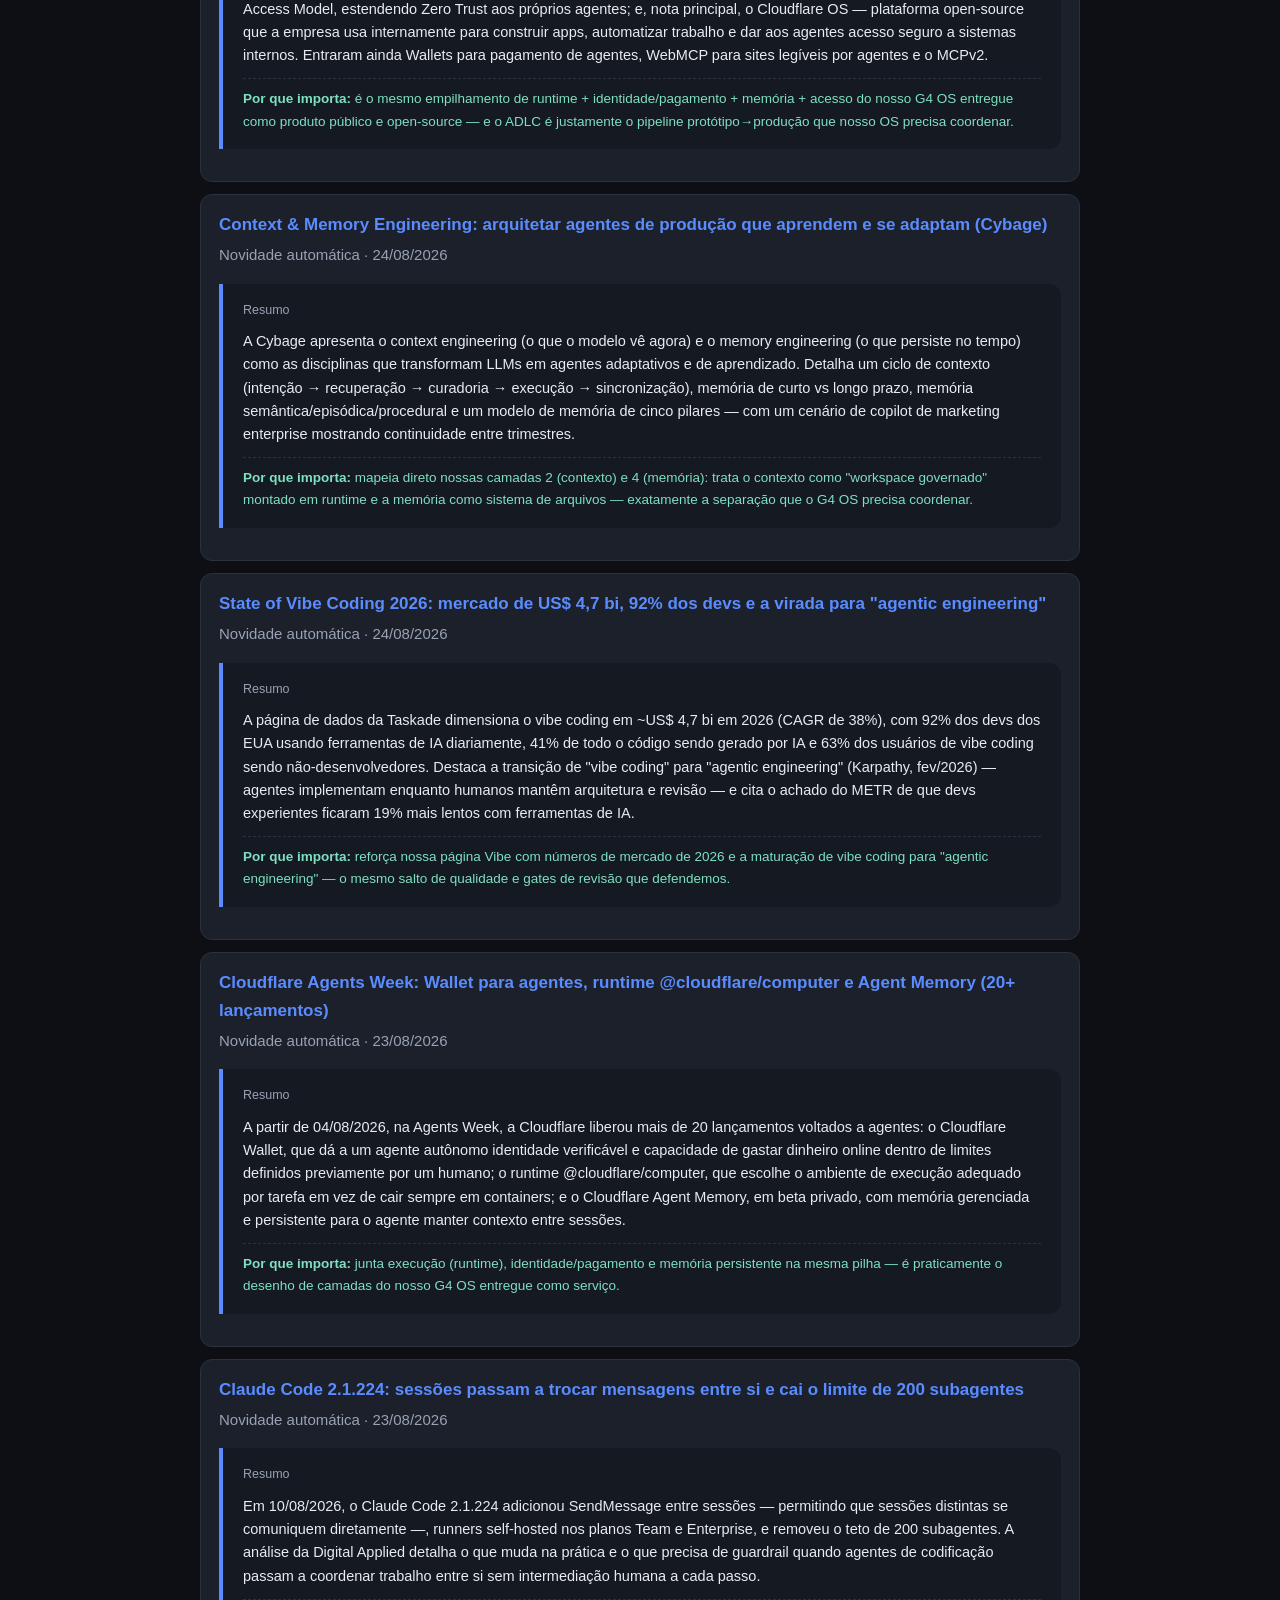
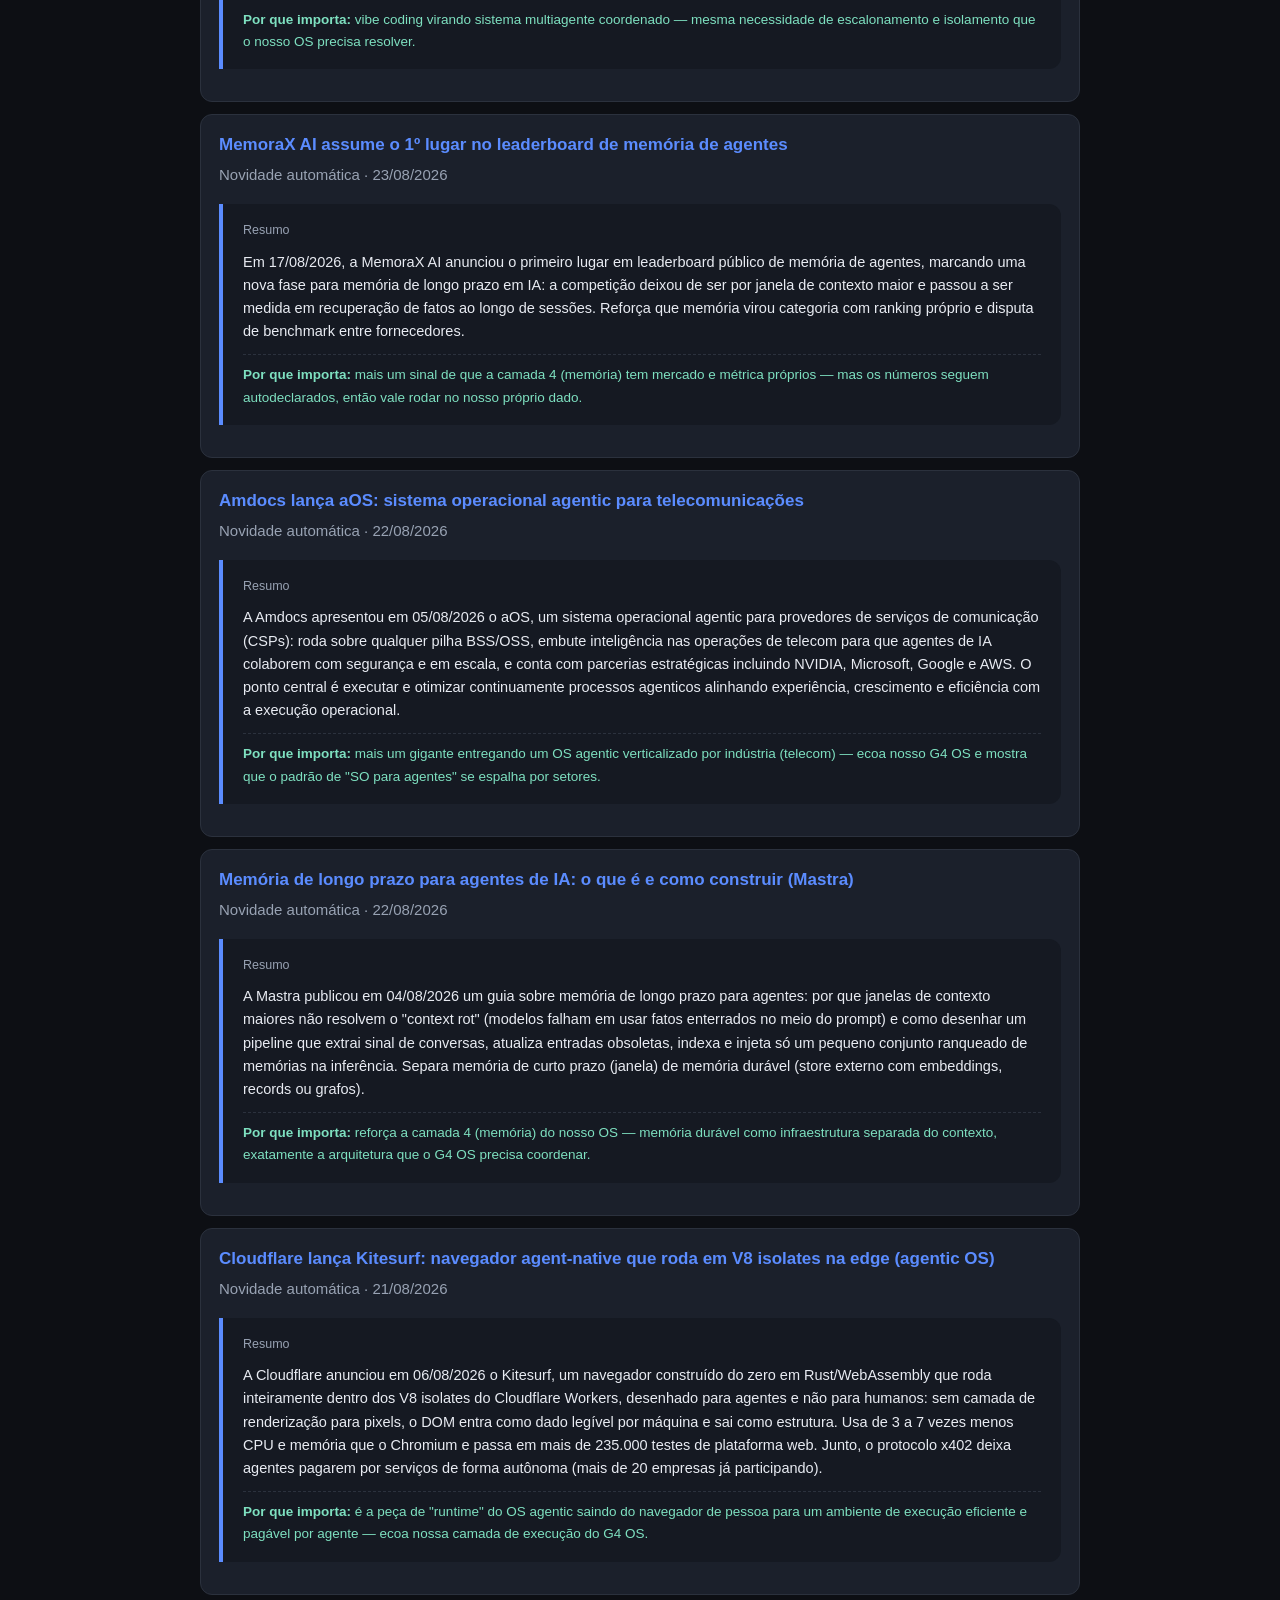
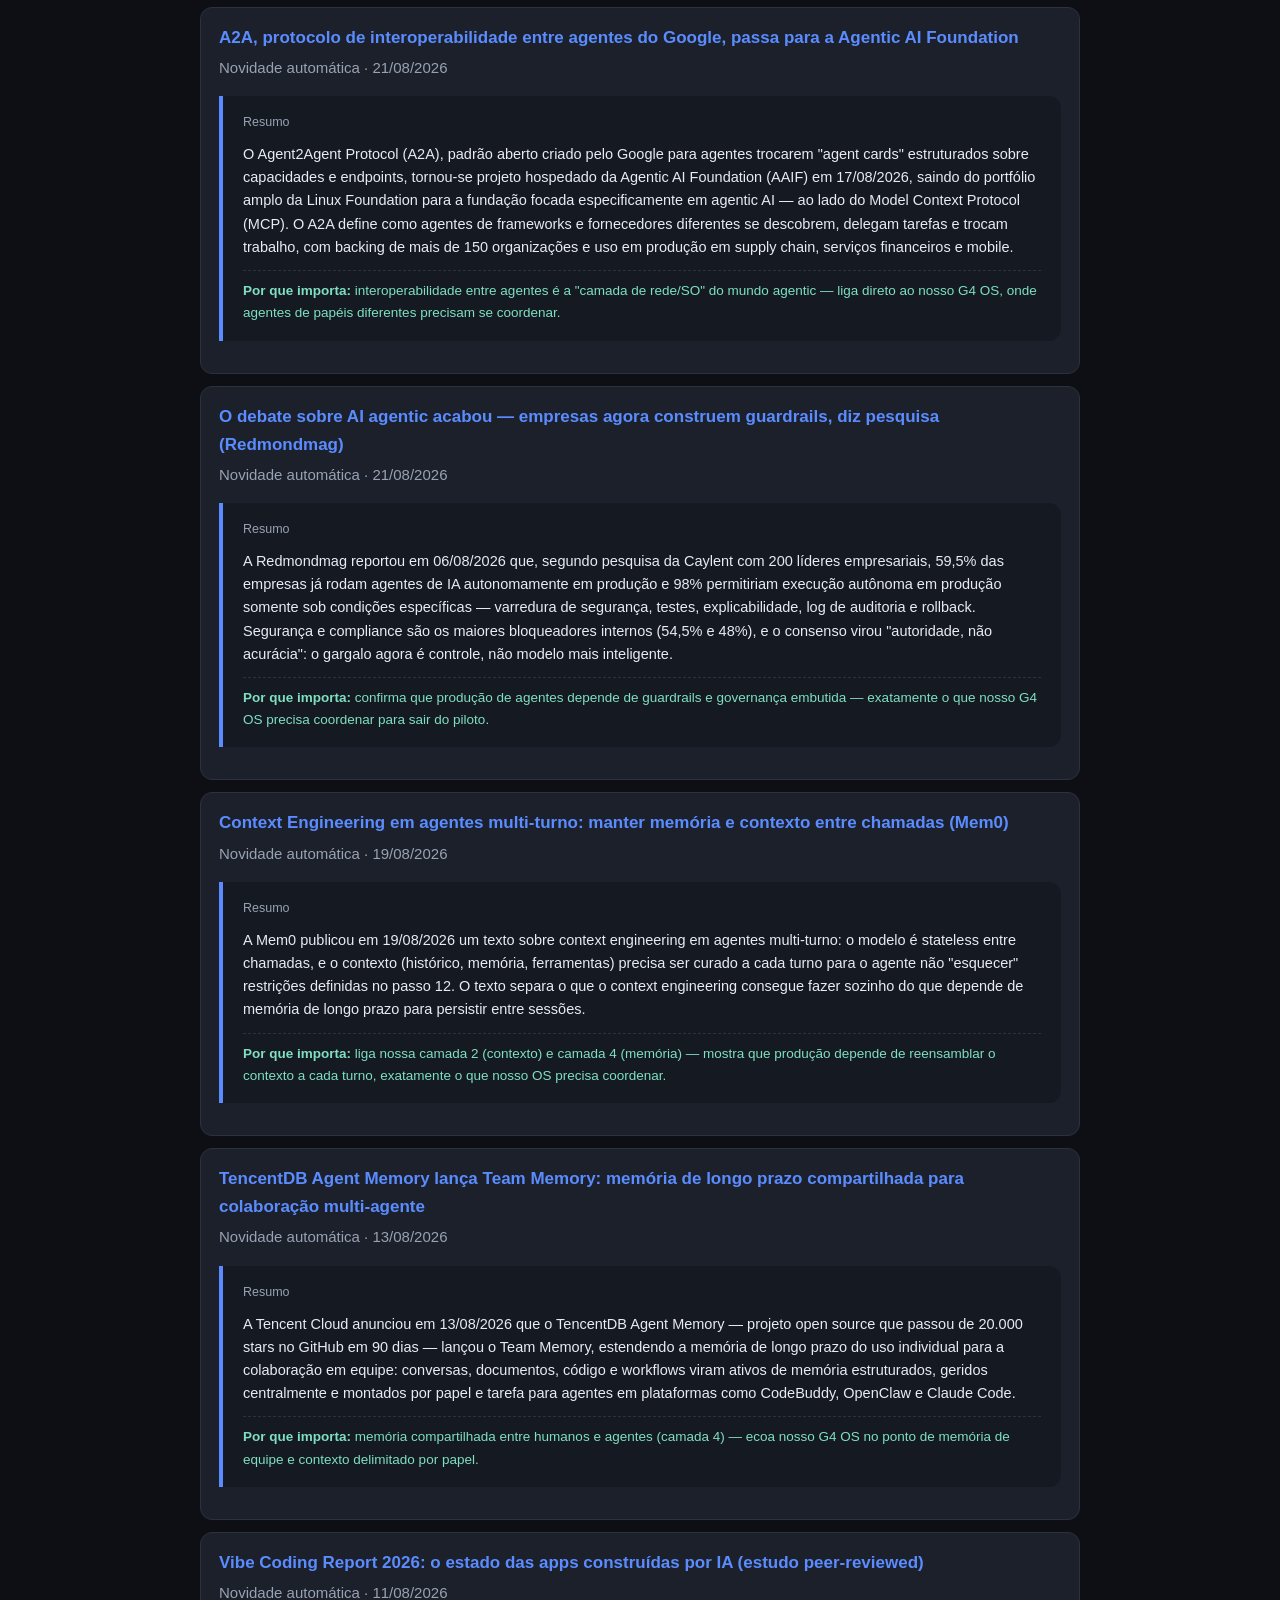
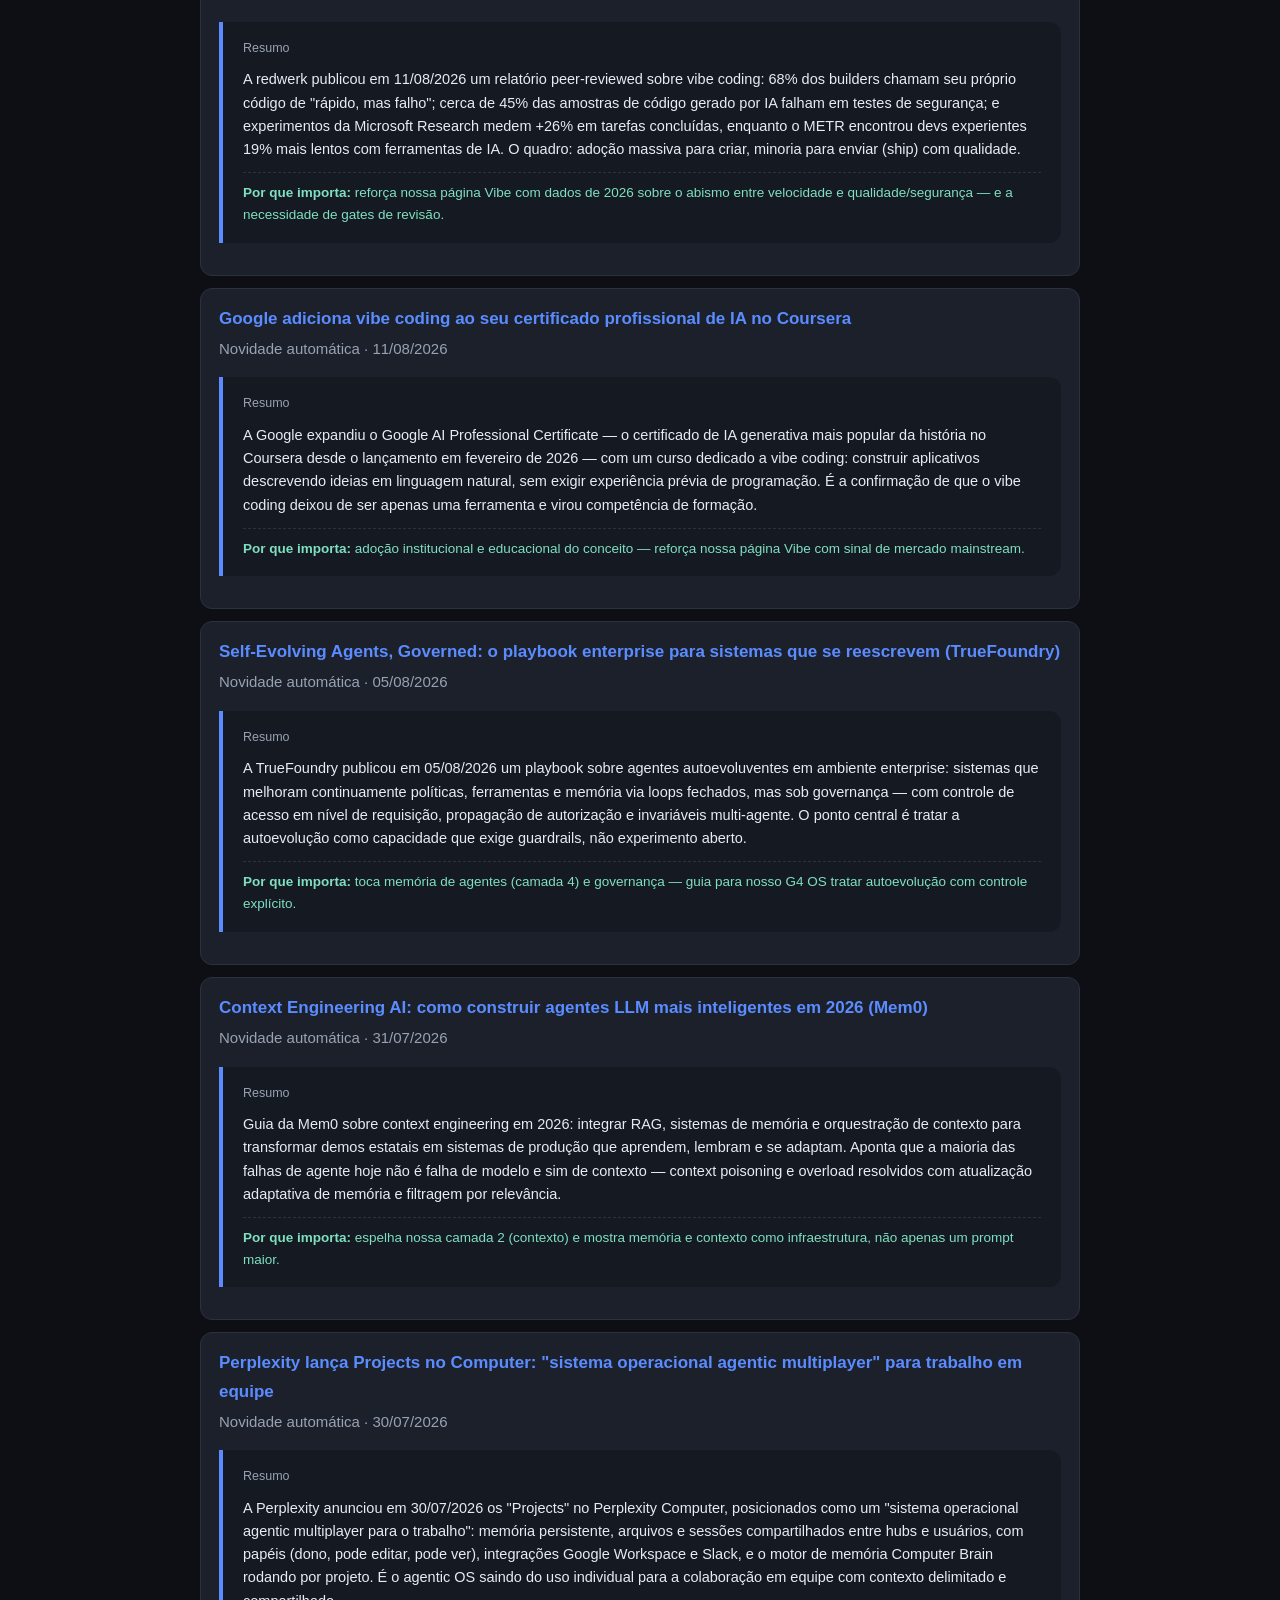
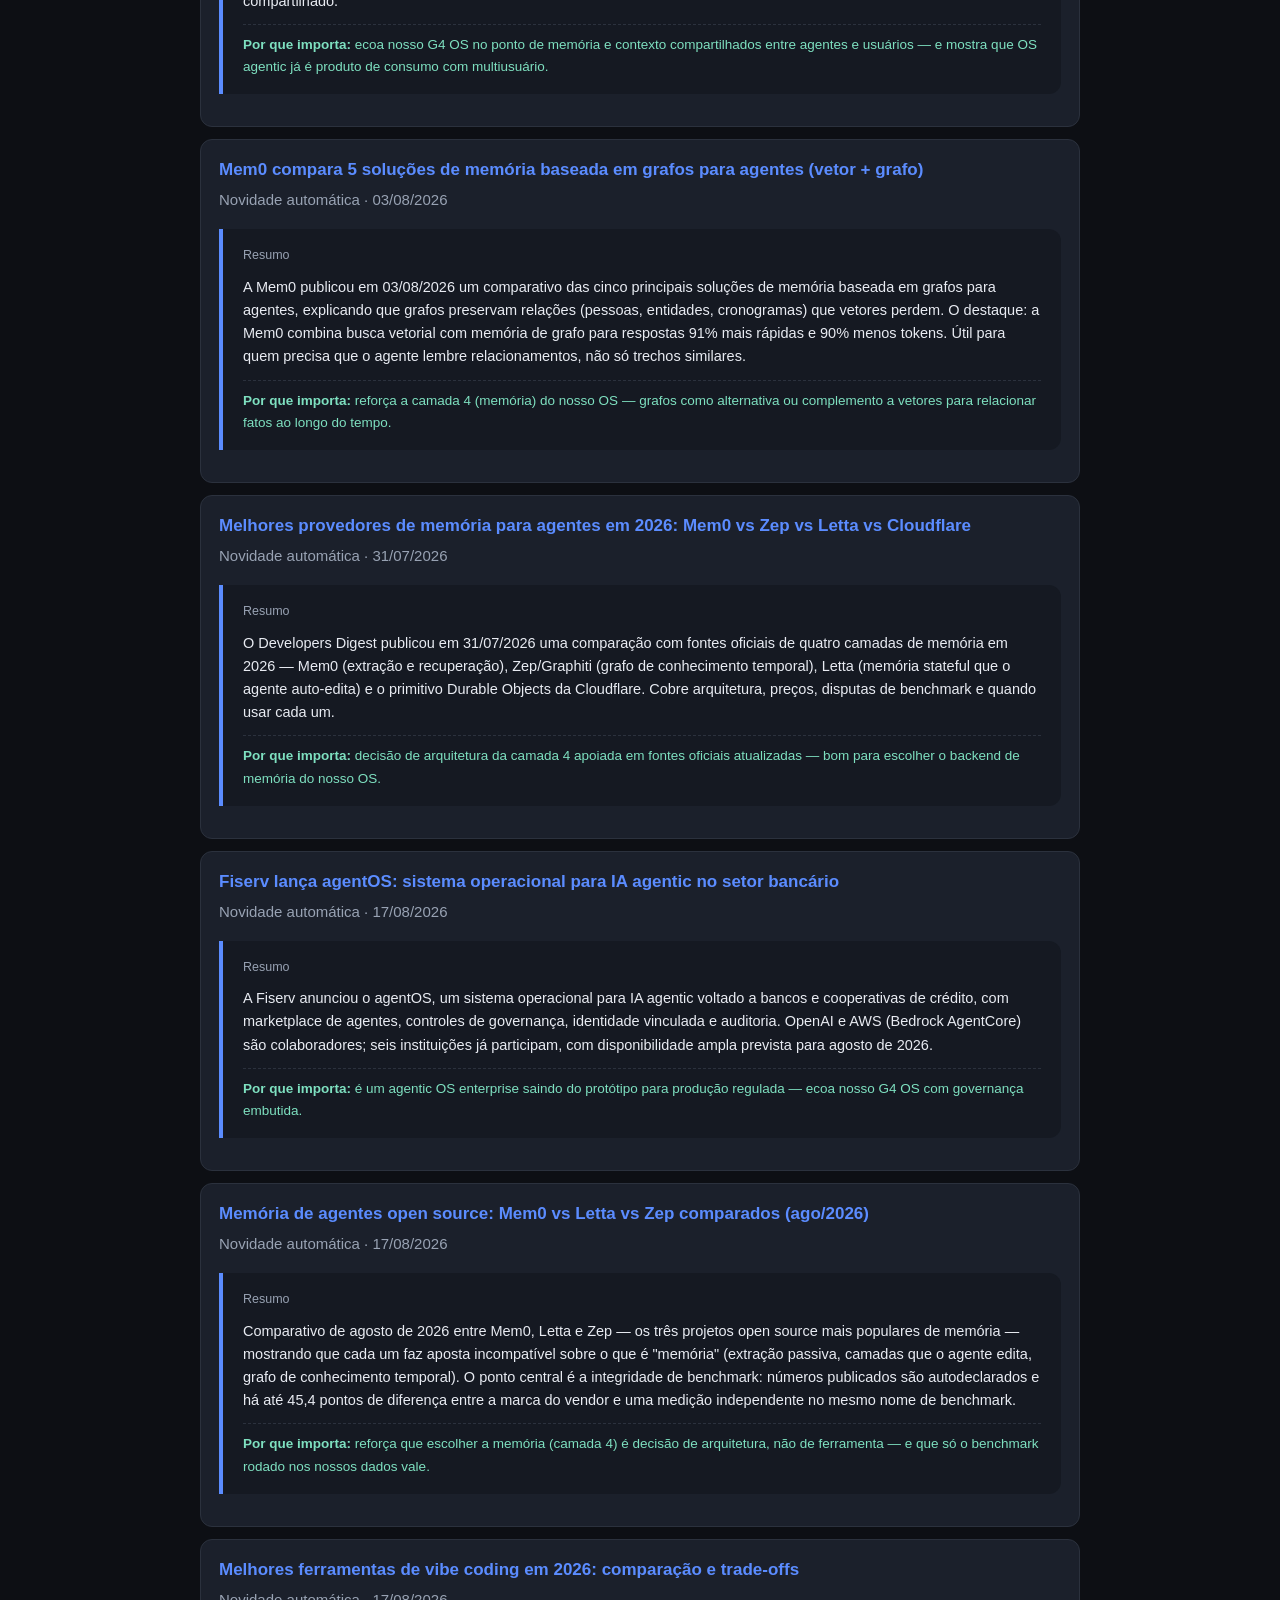
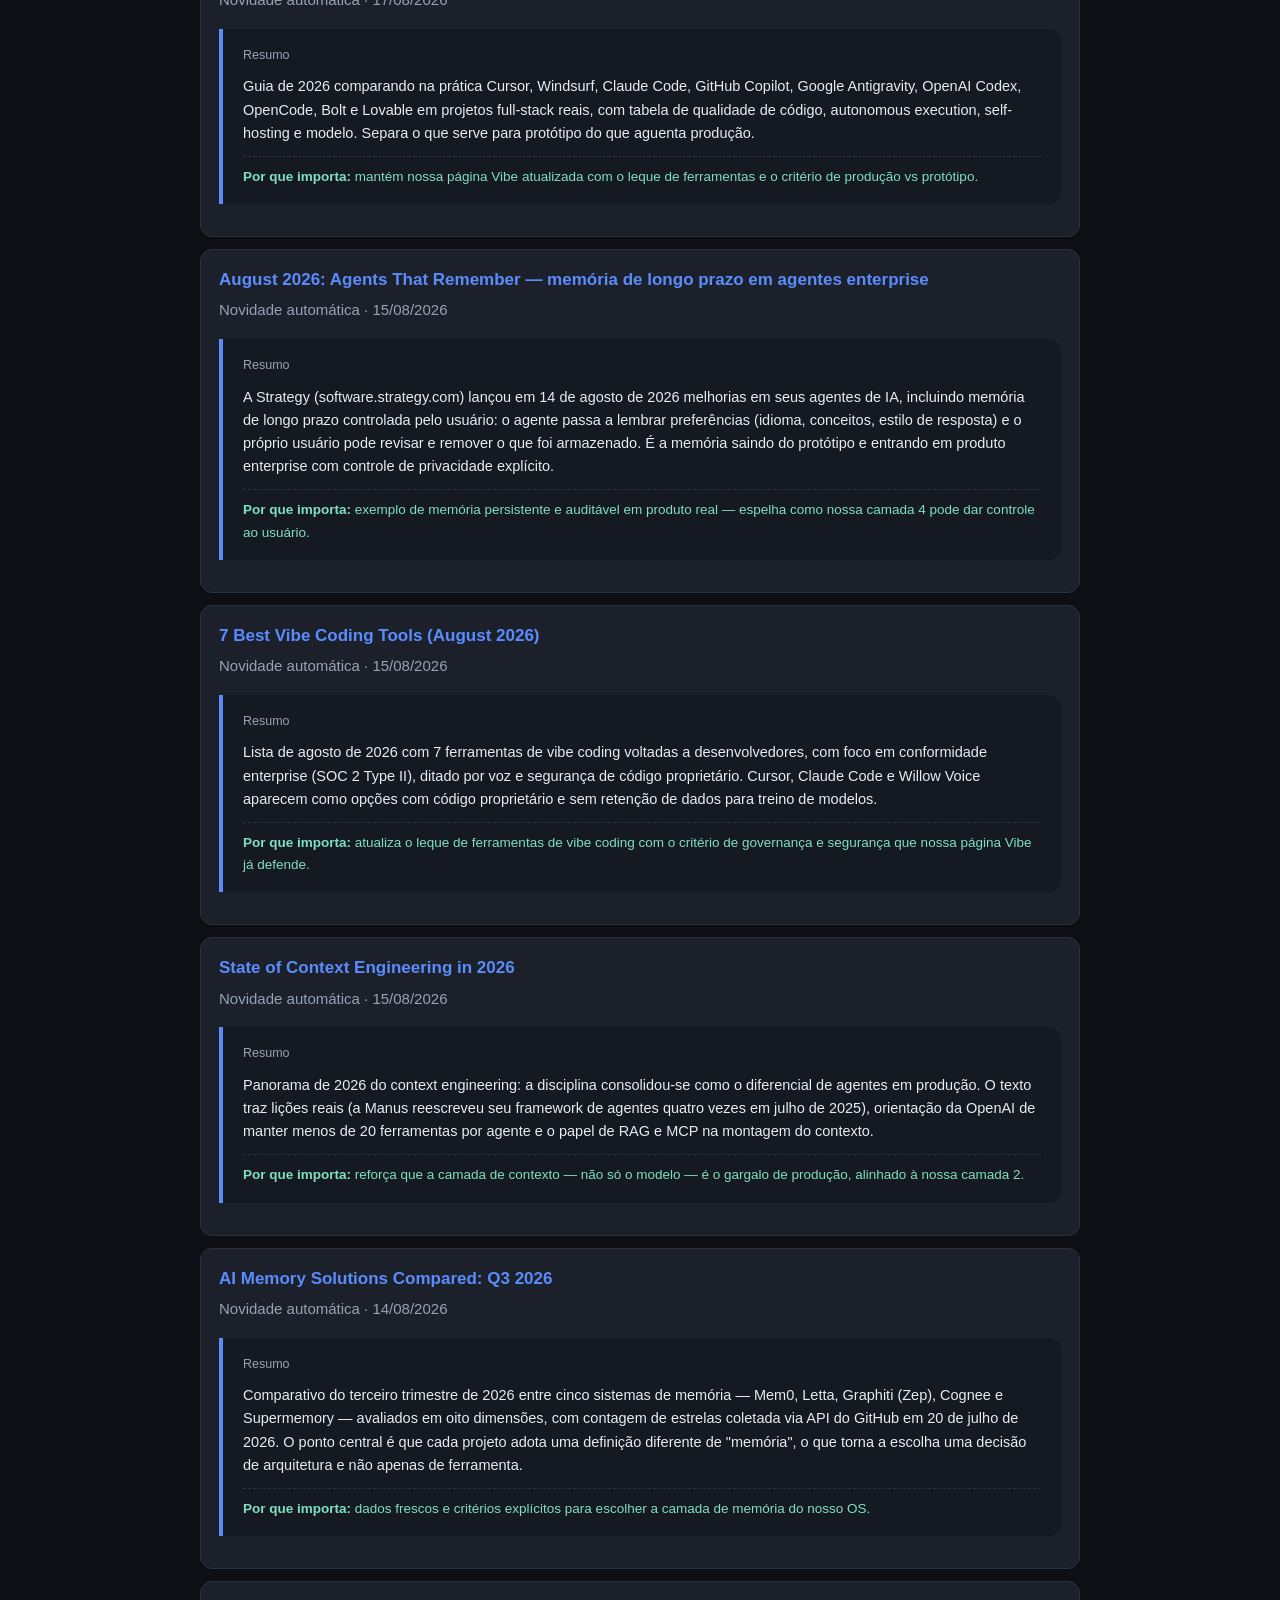
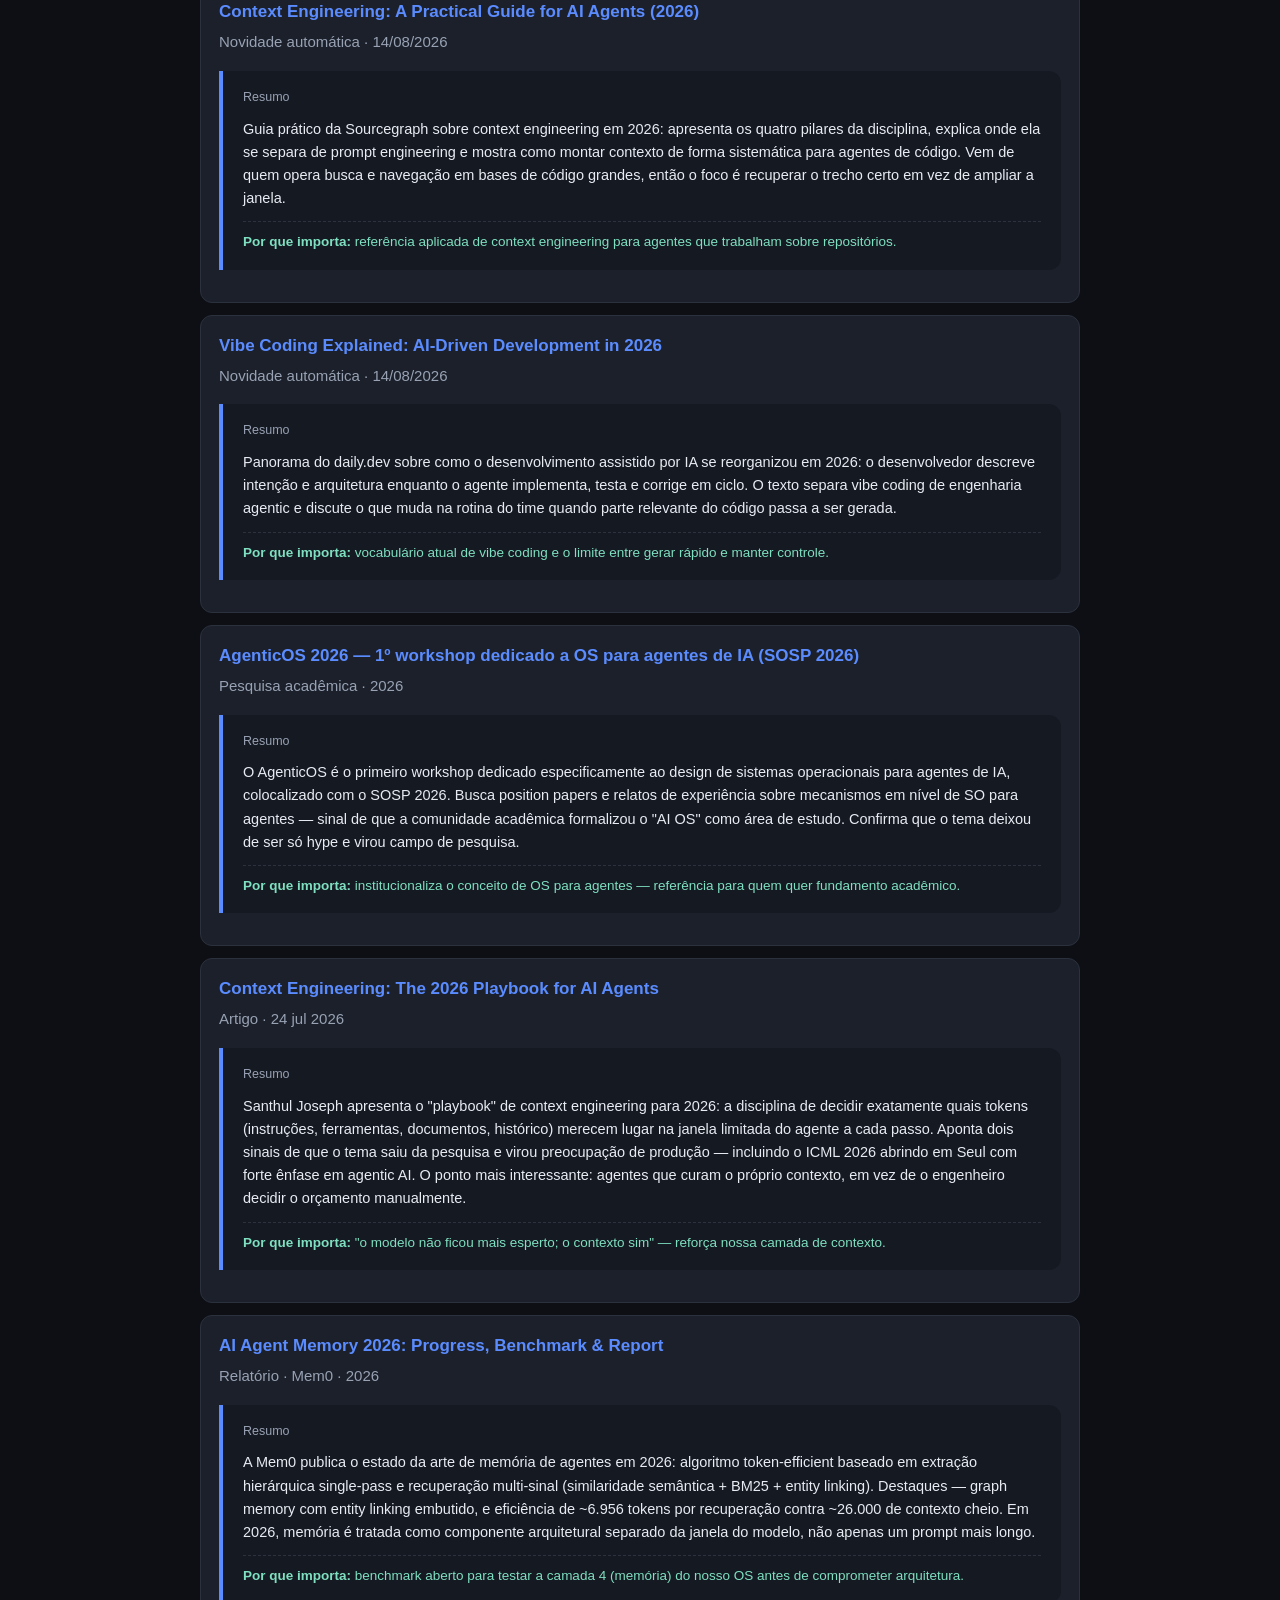
<file: noticias.html>
<!DOCTYPE html>
<html lang="pt-BR">
<head>
<meta charset="UTF-8">
<meta name="viewport" content="width=device-width, initial-scale=1.0">
<title>Últimas notícias — Estudo de AI OS</title>
<link rel="stylesheet" href="styles.css">
</head>
<body>

<nav class="topnav">
  <div class="row">
    <span class="brand">🧠 Estudo de AI OS</span>
    <span class="links">
      <a href="index.html">Início</a>
      <a href="g4.html">G4 OS</a>
      <a href="conceito.html">Conceito</a>
      <a href="massa.html">Mão na massa</a>
      <a href="desafios.html">Desafios</a>
      <a href="vibe.html">Vibe coding</a>
      <a href="apresentacao.html">Apresentação</a>
      <a href="noticias.html" class="active">Notícias</a>
    </span>
  </div>
</nav>

<header class="hero">
  <div class="wrap">
    <h1>Últimas notícias</h1>
    <p>Principais novidades recentes sobre AI OS, context engineering, memória de agentes e vibe coding. Atualizado automaticamente — janela de ~30 dias.</p>
  </div>
</header>

<main class="wrap">

  <section>
    <h2><span class="tag">Atualizado em</span>29/08/2026</h2>
    <p class="muted">Cada item traz um resumo curto e o link para o conteúdo principal. Itens mais recentes no topo.</p>

    <ul class="links">

      <li>
        <a href="https://www.medianama.com/2026/08/223-avenuesai-agentic-platform-paycentral" target="_blank" rel="noopener">AvenuesAI lança PayCentral: plataforma agentic que deixa agentes de IA pagarem uns aos outros</a>
        <div class="desc">Novidade automática · 27/08/2026</div>
        <div class="resumo">
          <div class="src">Resumo</div>
          <p>Em 27/08/2026 a AvenuesAI (ex-Infibeam Avenues) lançou via sua subsidiária PhroneticAI o PayCentral, uma plataforma de pagamentos agentic em que agentes de IA transacionam diretamente entre si, sem que uma pessoa inicie cada pagamento manualmente. O modelo "Uberiza" o pagamento: um assistente de compras de um merchant conversa com o agente do gateway e completa transações, gera links de pagamento, processa reembolsos e gere assinaturas sozinho; o usuário só define regras e autoriza um mandato (ex.: comprar ouro se o preço cair abaixo de um limite). A empresa também desenvolve soluções enterprise soberanas on-premise com Small Language Models (PrivateGPT).</p>
          <div class="ins"><b>Por que importa:</b> pagamentos agentic são a camada de identidade/transação do OS agentic virando produto — liga direto à "carteira de agente" que a Cloudflare e outros já sinalizam e à coordenação agent-to-agent do nosso G4 OS.</div>
        </div>
      </li>

      <li>
        <a href="https://www.reuters.com/commentary/breakingviews/vibe-coding-is-low-key-threat-software-firms-2026-08-18/" target="_blank" rel="noopener">"Vibe coding" é ameaça silenciosa às empresas de software, avalia a Reuters Breakingviews</a>
        <div class="desc">Novidade automática · 18/08/2026</div>
        <div class="resumo">
          <div class="src">Resumo</div>
          <p>Em 18/08/2026 a Reuters Breakingviews publicou análise sobre o impacto do vibe coding e dos agentes autônomos no mercado de software empresarial: a tese de que clientes ripariam Salesforce, ServiceNow ou Workday para construir substitutos baratos com IA esbarra em escala, proteção de dados, permissões, auditoria e regulação — e código gerado por IA traz vulnerabilidades (cita o NCSC do Reino Unido). A análise nota ainda que 78% das corporações pagam terceiros para adotar IA em vez de construir tudo in-house, e que incumbents fortalecem recursos via aquisições, sugerindo mais fôlego para o SaaS.</p>
          <div class="ins"><b>Por que importa:</b> reforça nossa página Vibe — velocidade sem gates de revisão e governança é risco de mercado e não só técnico; alinha com os guardrails que o G4 OS precisa coordenar antes de "vibe coding" virar produção.</div>
        </div>
      </li>

      <li>
        <a href="https://www.tcs.com/who-we-are/newsroom/press-release/tcs-launches-agentic-ai-platform-transform-drug-development" target="_blank" rel="noopener">TCS lança ADD AgentHub: plataforma agentic de IA para desenvolvimento de medicamentos em escala</a>
        <div class="desc">Novidade automática · 17/08/2026</div>
        <div class="resumo">
          <div class="src">Resumo</div>
          <p>Em 17/08/2026 a Tata Consultancy Services lançou o TCS ADD AgentHub, uma plataforma agentic role-based, enterprise-ready e auditável que leva IA agentic a escala na indústria farmacêutica — de ensaios clínicos a farmacovigilância — com agentes em papéis definidos, supervisão humana e trilha de auditoria. O hub roda sobre a arquitetura agentic do TCS ADD e embute um modelo operacional Human + AI: agentes operam dentro dos fluxos empresariais e humanos mantêm governança e decisão. Os ganhos divulgados chegam a 40% de eficiência em gestão de dados clínicos e até 50% a menos de esforço de controle de qualidade em segurança.</p>
          <div class="ins"><b>Por que importa:</b> mais um gigante entregando um "SO agentic" verticalizado por indústria (farmacêutica) — agentes com papéis, governança e auditoria embutidos ecoam a camada de orquestração e compliance que o G4 OS precisa coordenar.</div>
        </div>
      </li>

      <li>
        <a href="https://www.nextbigfuture.com/2026/08/accuknox-launches-agentz-to-help-enterprises-build-run-and-govern-ai-agents-at-scale.html" target="_blank" rel="noopener">AccuKnox lança AgentZ: plataforma para construir, rodar e governar agentes de IA em escala</a>
        <div class="desc">Novidade automática · 27/08/2026</div>
        <div class="resumo">
          <div class="src">Resumo</div>
          <p>Em 27/08/2026 a AccuKnox anunciou o AgentZ, uma plataforma que reúne o agente, seu ambiente de execução, ferramentas, workflows, permissões e governança num único lugar, para que times levem agentes do experimento à produção sem montar uma pilha de componentes desconectados. O modelo é Organizations → Workspaces → Agents → Workflows → Sandboxes, com controle de acesso centralizado; cada agente roda num sandbox isolado (vCPU/RAM, leitura/escrita de arquivos, whitelist de domínios e rede) com injeção de credenciais em runtime. Sem lock-in de modelo (OpenAI, Claude, Grok), com traces, logs de auditoria e grafos de workflow para reconstruir cada execução.</p>
          <div class="ins"><b>Por que importa:</b> é mais um &quot;control plane&quot; de agentes entregue como produto — exatamente a camada de orquestração, isolamento e governança que o nosso G4 OS precisa coordenar, com sandbox por agente e credenciais injetadas no runtime.</div>
        </div>
      </li>

      <li>
        <a href="https://www.tribuneindia.com/news/business/indias-shephertz-launches-sovereign-ai-to-help-enterprises-own-their-intelligence-2-2" target="_blank" rel="noopener">ShepHertz lança AgentAnywhere: plataforma agentic &quot;soberana&quot; que roda dentro da infraestrutura do cliente</a>
        <div class="desc">Novidade automática · 21/08/2026</div>
        <div class="resumo">
          <div class="src">Resumo</div>
          <p>Em 21/08/2026 a ShepHertz (Gurugram, Índia) lançou o AgentAnywhere, uma plataforma agentic soberana que faz bancos, seguradoras, hospitais e governos rodarem agentes de IA inteiramente dentro da própria infraestrutura — nuvem, chaves de criptografia e jurisdição do cliente. O núcleo é uma camada de confiança operacional: Veil mascara dados pessoais antes de qualquer modelo ver; Kavach faz triagem inline de prompt injection; um Agent Universal Gateway governa toda chamada de modelo, ferramenta e mensagem entre agentes; e Custodian gera pacotes de evidência assinados (SOC 2, ISO 27001, RBI). São sete famílias de modelos treinados na Índia, todos atrás da mesma governança.</p>
          <div class="ins"><b>Por que importa:</b> soberania arquitetural de agentes — modelo, agente e governança rodando dentro do perímetro do cliente, com cada chamada mascarada, triada e assinada — espelha a governança embutida que o G4 OS precisa coordenar para setores regulados.</div>
        </div>
      </li>

      <li>
        <a href="https://mem0.ai/blog/structured-vs-unstructured-memory-in-ai-agents-explained" target="_blank" rel="noopener">Mem0 compara memória estruturada vs não estruturada em agentes de IA</a>
        <div class="desc">Novidade automática · 18/08/2026</div>
        <div class="resumo">
          <div class="src">Resumo</div>
          <p>Em 18/08/2026 a Mem0 publicou um comparativo entre memória estruturada e não estruturada para agentes: a estruturada guarda fatos em campos e esquemas definidos (fácil de consultar e auditar, mas rígida), enquanto a não estruturada armazena texto livre e embeddings (flexível, porém cara de recuperar e validar). O texto mostra quando cada uma serve — perfis de usuário e regras de negócio vs. conversas e contexto livre — e como combiná-las numa camada de memória que não perde nem a precisão nem a flexibilidade.</p>
          <div class="ins"><b>Por que importa:</b> toca nossa camada 4 (memória): reforça que a memória de agente não é um blob só, e sim uma escolha de arquitetura entre estruturado e não estruturado — exatamente o tipo de decisão que o G4 OS precisa coordenar.</div>
        </div>
      </li>

      <li>
        <a href="https://www.destinationcrm.com/Articles/ReadArticle.aspx?ArticleID=176289" target="_blank" rel="noopener">Auxia lança Agent Studio: &quot;control plane&quot; de agentes para times de marketing</a>
        <div class="desc">Novidade automática · 26/08/2026</div>
        <div class="resumo">
          <div class="src">Resumo</div>
          <p>Em 25/08/2026 a Auxia lançou o Agent Studio, um &quot;control plane&quot; para times de marketing que mantém o contexto de negócio, delega a execução manual a agentes de IA e coordena campanhas de ponta a ponta descritas em linguagem natural. Traz um grafo de contexto de marketing (voz da marca, performance passada), workflows agentic que planejam, constroem, executam e otimizam campanhas e um workspace colaborativo que reconcilia pedidos conflitantes e roteia aprovações entre jurídico, marca, criativo e analytics.</p>
          <div class="ins"><b>Por que importa:</b> é mais um &quot;control plane&quot; de agentes — exatamente a camada de orquestração/coordenação do nosso G4 OS, só verticalizado em marketing — e confirma que o padrão de &quot;SO de agentes&quot; vira produto por função.</div>
        </div>
      </li>

      <li>
        <a href="https://www.finanznachrichten.de/nachrichten-2026-08/69401909-temporal-technologies-temporal-releases-the-2026-state-of-development-report-ai-agents-revealing-a-70-8-leap-in-ai-agent-use-among-engineers-004.htm" target="_blank" rel="noopener">Temporal revela relatório de 2026: uso de agentes de IA por engenheiros salta 70,8%</a>
        <div class="desc">Novidade automática · 26/08/2026</div>
        <div class="resumo">
          <div class="src">Resumo</div>
          <p>Em 25/08/2026 a Temporal divulgou &quot;The 2026 State of Development Report: AI Agents&quot;, apontando um salto de 70,8% no uso de agentes de IA entre engenheiros. O relatório retrata a adoção saindo do piloto e virando prática corrente de desenvolvimento, com workflows de agentes substituindo orquestração manual e exigindo durabilidade de execução.</p>
          <div class="ins"><b>Por que importa:</b> reforça a tese de que agentes entraram em produção em escala — sustenta o caso de um OS que orquestre e dê durabilidade a esses workflows, pilar que o G4 OS precisa coordenar.</div>
        </div>
      </li>

      <li>
        <a href="https://futurumgroup.com/insights/kaseyas-agentic-it-management-platform-a-major-shift-for-it-operations/" target="_blank" rel="noopener">Kaseya lança plataforma de IT Management agentic com &quot;Digital Specialists&quot;</a>
        <div class="desc">Novidade automática · 26/08/2026</div>
        <div class="resumo">
          <div class="src">Resumo</div>
          <p>Em 06/08/2026 a Kaseya apresentou a que chama de primeira &quot;Agentic IT Management Platform&quot;, com Digital Specialists — agentes de IA que handleiam autonomamente tarefas de TI de alto volume (triagem, suporte, manutenção) sem intervenção humana, voltada a MSPs e times de IT empresariais.</p>
          <div class="ins"><b>Por que importa:</b> mais um gigante entregando um &quot;SO agentic&quot; verticalizado por função (operações de TI) — ecoa o padrão de agentes especializados coordenados que o nosso G4 OS propõe.</div>
        </div>
      </li>

      <li>
        <a href="https://x.ai/news/introducing-grok-bot" target="_blank" rel="noopener">xAI lança Grok Bot: agentes "always-on" com seu próprio computador na nuvem</a>
        <div class="desc">Novidade automática · 25/08/2026</div>
        <div class="resumo">
          <div class="src">Resumo</div>
          <p>Em 11/08/2026 a xAI abriu o beta do Grok Bot, uma plataforma de agentes autônomos que não vive numa janela de chat: cada bot roda num computador persistente na nuvem (com navegador, sistema de arquivos e terminal próprios), mantém login nas ferramentas do usuário e segue trabalhando 24/7 mesmo com o dispositivo desligado. Os bots operam dentro dos mesmos apps, caixas de entrada e sites de uma pessoa — incluindo plataformas sem API ou MCP limpo — e usam ferramentas habilitadas para MCP.</p>
          <div class="ins"><b>Por que importa:</b> é a camada de execução/computador do agente virando produto de consumo — exatamente a peça de runtime do nosso G4 OS, só que entregue como agente always-on com estado persistente.</div>
        </div>
      </li>

      <li>
        <a href="https://thenewstack.io/vibe-coding-could-cause-catastrophic-explosions-in-2026/" target="_blank" rel="noopener">"Vibe coding pode causar explosões catastróficas em 2026", alerta análise</a>
        <div class="desc">Novidade automática · 25/08/2026</div>
        <div class="resumo">
          <div class="src">Resumo</div>
          <p>Em 10/08/2026 a The New Stack publicou análise sobre o risco de segurança do vibe coding em escala: deixar a IA "inventar segurança do zero" em apps gerados por descrição em linguagem natural cria superfície de ataque que explode conforme mais times adotam a prática sem revisão. O texto conecta o problema a sandboxes para agentes locais e à governança de modelos enterprise (Red Hat, Octopus).</p>
          <div class="ins"><b>Por que importa:</b> reforça nossa página Vibe — velocidade sem gates de revisão e sandbox vira risco, não só conveniência; alinha com os guardrails que o G4 OS precisa coordenar.</div>
        </div>
      </li>

      <li>
        <a href="https://blog.cloudflare.com/agents-week-review-august-2026/" target="_blank" rel="noopener">Cloudflare revisa a Agents Week: ADLC, Cloudflare OS open-source e Agent Access Model</a>
        <div class="desc">Novidade automática · 24/08/2026</div>
        <div class="resumo">
          <div class="src">Resumo</div>
          <p>Na Agents Week (03–07/08/2026), a Cloudflare lançou uma leva de primitivas agentic: o Agent Development Lifecycle (ADLC), que leva agentes do protótipo à produção; o Cloudflare Agents, com tracing, replay e aprovação humana; o Agent Access Model, estendendo Zero Trust aos próprios agentes; e, nota principal, o Cloudflare OS — plataforma open-source que a empresa usa internamente para construir apps, automatizar trabalho e dar aos agentes acesso seguro a sistemas internos. Entraram ainda Wallets para pagamento de agentes, WebMCP para sites legíveis por agentes e o MCPv2.</p>
          <div class="ins"><b>Por que importa:</b> é o mesmo empilhamento de runtime + identidade/pagamento + memória + acesso do nosso G4 OS entregue como produto público e open-source — e o ADLC é justamente o pipeline protótipo→produção que nosso OS precisa coordenar.</div>
        </div>
      </li>

      <li>
        <a href="https://www.cybage.com/blog/context-and-memory-engineering-building-intelligent-ai-agents-that-learn-and-adapt" target="_blank" rel="noopener">Context &amp; Memory Engineering: arquitetar agentes de produção que aprendem e se adaptam (Cybage)</a>
        <div class="desc">Novidade automática · 24/08/2026</div>
        <div class="resumo">
          <div class="src">Resumo</div>
          <p>A Cybage apresenta o context engineering (o que o modelo vê agora) e o memory engineering (o que persiste no tempo) como as disciplinas que transformam LLMs em agentes adaptativos e de aprendizado. Detalha um ciclo de contexto (intenção → recuperação → curadoria → execução → sincronização), memória de curto vs longo prazo, memória semântica/episódica/procedural e um modelo de memória de cinco pilares — com um cenário de copilot de marketing enterprise mostrando continuidade entre trimestres.</p>
          <div class="ins"><b>Por que importa:</b> mapeia direto nossas camadas 2 (contexto) e 4 (memória): trata o contexto como "workspace governado" montado em runtime e a memória como sistema de arquivos — exatamente a separação que o G4 OS precisa coordenar.</div>
        </div>
      </li>

      <li>
        <a href="https://www.taskade.com/blog/state-of-vibe-coding" target="_blank" rel="noopener">State of Vibe Coding 2026: mercado de US$ 4,7 bi, 92% dos devs e a virada para "agentic engineering"</a>
        <div class="desc">Novidade automática · 24/08/2026</div>
        <div class="resumo">
          <div class="src">Resumo</div>
          <p>A página de dados da Taskade dimensiona o vibe coding em ~US$ 4,7 bi em 2026 (CAGR de 38%), com 92% dos devs dos EUA usando ferramentas de IA diariamente, 41% de todo o código sendo gerado por IA e 63% dos usuários de vibe coding sendo não-desenvolvedores. Destaca a transição de "vibe coding" para "agentic engineering" (Karpathy, fev/2026) — agentes implementam enquanto humanos mantêm arquitetura e revisão — e cita o achado do METR de que devs experientes ficaram 19% mais lentos com ferramentas de IA.</p>
          <div class="ins"><b>Por que importa:</b> reforça nossa página Vibe com números de mercado de 2026 e a maturação de vibe coding para "agentic engineering" — o mesmo salto de qualidade e gates de revisão que defendemos.</div>
        </div>
      </li>

      <li>
        <a href="https://shattered.io/cloudflare-agents-week-ai-wallet-2026/" target="_blank" rel="noopener">Cloudflare Agents Week: Wallet para agentes, runtime @cloudflare/computer e Agent Memory (20+ lançamentos)</a>
        <div class="desc">Novidade automática · 23/08/2026</div>
        <div class="resumo">
          <div class="src">Resumo</div>
          <p>A partir de 04/08/2026, na Agents Week, a Cloudflare liberou mais de 20 lançamentos voltados a agentes: o Cloudflare Wallet, que dá a um agente autônomo identidade verificável e capacidade de gastar dinheiro online dentro de limites definidos previamente por um humano; o runtime @cloudflare/computer, que escolhe o ambiente de execução adequado por tarefa em vez de cair sempre em containers; e o Cloudflare Agent Memory, em beta privado, com memória gerenciada e persistente para o agente manter contexto entre sessões.</p>
          <div class="ins"><b>Por que importa:</b> junta execução (runtime), identidade/pagamento e memória persistente na mesma pilha — é praticamente o desenho de camadas do nosso G4 OS entregue como serviço.</div>
        </div>
      </li>

      <li>
        <a href="https://www.digitalapplied.com/blog/claude-code-self-hosted-runners-cross-session-agent-messaging" target="_blank" rel="noopener">Claude Code 2.1.224: sessões passam a trocar mensagens entre si e cai o limite de 200 subagentes</a>
        <div class="desc">Novidade automática · 23/08/2026</div>
        <div class="resumo">
          <div class="src">Resumo</div>
          <p>Em 10/08/2026, o Claude Code 2.1.224 adicionou SendMessage entre sessões — permitindo que sessões distintas se comuniquem diretamente —, runners self-hosted nos planos Team e Enterprise, e removeu o teto de 200 subagentes. A análise da Digital Applied detalha o que muda na prática e o que precisa de guardrail quando agentes de codificação passam a coordenar trabalho entre si sem intermediação humana a cada passo.</p>
          <div class="ins"><b>Por que importa:</b> vibe coding virando sistema multiagente coordenado — mesma necessidade de escalonamento e isolamento que o nosso OS precisa resolver.</div>
        </div>
      </li>

      <li>
        <a href="https://finance.yahoo.com/technology/ai/articles/memorax-ai-ranks-1-agent-125500382.html" target="_blank" rel="noopener">MemoraX AI assume o 1º lugar no leaderboard de memória de agentes</a>
        <div class="desc">Novidade automática · 23/08/2026</div>
        <div class="resumo">
          <div class="src">Resumo</div>
          <p>Em 17/08/2026, a MemoraX AI anunciou o primeiro lugar em leaderboard público de memória de agentes, marcando uma nova fase para memória de longo prazo em IA: a competição deixou de ser por janela de contexto maior e passou a ser medida em recuperação de fatos ao longo de sessões. Reforça que memória virou categoria com ranking próprio e disputa de benchmark entre fornecedores.</p>
          <div class="ins"><b>Por que importa:</b> mais um sinal de que a camada 4 (memória) tem mercado e métrica próprios — mas os números seguem autodeclarados, então vale rodar no nosso próprio dado.</div>
        </div>
      </li>

      <li>
        <a href="https://www.amdocs.com/press-release/amdocs-introduces-aos-agentic-operating-system-telecommunications" target="_blank" rel="noopener">Amdocs lança aOS: sistema operacional agentic para telecomunicações</a>
        <div class="desc">Novidade automática · 22/08/2026</div>
        <div class="resumo">
          <div class="src">Resumo</div>
          <p>A Amdocs apresentou em 05/08/2026 o aOS, um sistema operacional agentic para provedores de serviços de comunicação (CSPs): roda sobre qualquer pilha BSS/OSS, embute inteligência nas operações de telecom para que agentes de IA colaborem com segurança e em escala, e conta com parcerias estratégicas incluindo NVIDIA, Microsoft, Google e AWS. O ponto central é executar e otimizar continuamente processos agenticos alinhando experiência, crescimento e eficiência com a execução operacional.</p>
          <div class="ins"><b>Por que importa:</b> mais um gigante entregando um OS agentic verticalizado por indústria (telecom) — ecoa nosso G4 OS e mostra que o padrão de "SO para agentes" se espalha por setores.</div>
        </div>
      </li>

      <li>
        <a href="https://mastra.ai/articles/long-term-memory-ai-agents" target="_blank" rel="noopener">Memória de longo prazo para agentes de IA: o que é e como construir (Mastra)</a>
        <div class="desc">Novidade automática · 22/08/2026</div>
        <div class="resumo">
          <div class="src">Resumo</div>
          <p>A Mastra publicou em 04/08/2026 um guia sobre memória de longo prazo para agentes: por que janelas de contexto maiores não resolvem o "context rot" (modelos falham em usar fatos enterrados no meio do prompt) e como desenhar um pipeline que extrai sinal de conversas, atualiza entradas obsoletas, indexa e injeta só um pequeno conjunto ranqueado de memórias na inferência. Separa memória de curto prazo (janela) de memória durável (store externo com embeddings, records ou grafos).</p>
          <div class="ins"><b>Por que importa:</b> reforça a camada 4 (memória) do nosso OS — memória durável como infraestrutura separada do contexto, exatamente a arquitetura que o G4 OS precisa coordenar.</div>
        </div>
      </li>

      <li>
        <a href="https://blog.cloudflare.com/kitesurf/" target="_blank" rel="noopener">Cloudflare lança Kitesurf: navegador agent-native que roda em V8 isolates na edge (agentic OS)</a>
        <div class="desc">Novidade automática · 21/08/2026</div>
        <div class="resumo">
          <div class="src">Resumo</div>
          <p>A Cloudflare anunciou em 06/08/2026 o Kitesurf, um navegador construído do zero em Rust/WebAssembly que roda inteiramente dentro dos V8 isolates do Cloudflare Workers, desenhado para agentes e não para humanos: sem camada de renderização para pixels, o DOM entra como dado legível por máquina e sai como estrutura. Usa de 3 a 7 vezes menos CPU e memória que o Chromium e passa em mais de 235.000 testes de plataforma web. Junto, o protocolo x402 deixa agentes pagarem por serviços de forma autônoma (mais de 20 empresas já participando).</p>
          <div class="ins"><b>Por que importa:</b> é a peça de "runtime" do OS agentic saindo do navegador de pessoa para um ambiente de execução eficiente e pagável por agente — ecoa nossa camada de execução do G4 OS.</div>
        </div>
      </li>

      <li>
        <a href="https://aaif.io/blog/a2a-joins-aaif" target="_blank" rel="noopener">A2A, protocolo de interoperabilidade entre agentes do Google, passa para a Agentic AI Foundation</a>
        <div class="desc">Novidade automática · 21/08/2026</div>
        <div class="resumo">
          <div class="src">Resumo</div>
          <p>O Agent2Agent Protocol (A2A), padrão aberto criado pelo Google para agentes trocarem "agent cards" estruturados sobre capacidades e endpoints, tornou-se projeto hospedado da Agentic AI Foundation (AAIF) em 17/08/2026, saindo do portfólio amplo da Linux Foundation para a fundação focada especificamente em agentic AI — ao lado do Model Context Protocol (MCP). O A2A define como agentes de frameworks e fornecedores diferentes se descobrem, delegam tarefas e trocam trabalho, com backing de mais de 150 organizações e uso em produção em supply chain, serviços financeiros e mobile.</p>
          <div class="ins"><b>Por que importa:</b> interoperabilidade entre agentes é a "camada de rede/SO" do mundo agentic — liga direto ao nosso G4 OS, onde agentes de papéis diferentes precisam se coordenar.</div>
        </div>
      </li>

      <li>
        <a href="https://redmondmag.com/articles/2026/08/06/the-agentic-ai-debate-is-over.aspx" target="_blank" rel="noopener">O debate sobre AI agentic acabou — empresas agora construem guardrails, diz pesquisa (Redmondmag)</a>
        <div class="desc">Novidade automática · 21/08/2026</div>
        <div class="resumo">
          <div class="src">Resumo</div>
          <p>A Redmondmag reportou em 06/08/2026 que, segundo pesquisa da Caylent com 200 líderes empresariais, 59,5% das empresas já rodam agentes de IA autonomamente em produção e 98% permitiriam execução autônoma em produção somente sob condições específicas — varredura de segurança, testes, explicabilidade, log de auditoria e rollback. Segurança e compliance são os maiores bloqueadores internos (54,5% e 48%), e o consenso virou "autoridade, não acurácia": o gargalo agora é controle, não modelo mais inteligente.</p>
          <div class="ins"><b>Por que importa:</b> confirma que produção de agentes depende de guardrails e governança embutida — exatamente o que nosso G4 OS precisa coordenar para sair do piloto.</div>
        </div>
      </li>

      <li>
        <a href="https://mem0.ai/blog/context-engineering-in-multi-turn-ai-agents" target="_blank" rel="noopener">Context Engineering em agentes multi-turno: manter memória e contexto entre chamadas (Mem0)</a>
        <div class="desc">Novidade automática · 19/08/2026</div>
        <div class="resumo">
          <div class="src">Resumo</div>
          <p>A Mem0 publicou em 19/08/2026 um texto sobre context engineering em agentes multi-turno: o modelo é stateless entre chamadas, e o contexto (histórico, memória, ferramentas) precisa ser curado a cada turno para o agente não "esquecer" restrições definidas no passo 12. O texto separa o que o context engineering consegue fazer sozinho do que depende de memória de longo prazo para persistir entre sessões.</p>
          <div class="ins"><b>Por que importa:</b> liga nossa camada 2 (contexto) e camada 4 (memória) — mostra que produção depende de reensamblar o contexto a cada turno, exatamente o que nosso OS precisa coordenar.</div>
        </div>
      </li>

      <li>
        <a href="https://www.tencentcloud.com/dynamic/news-details/101465" target="_blank" rel="noopener">TencentDB Agent Memory lança Team Memory: memória de longo prazo compartilhada para colaboração multi-agente</a>
        <div class="desc">Novidade automática · 13/08/2026</div>
        <div class="resumo">
          <div class="src">Resumo</div>
          <p>A Tencent Cloud anunciou em 13/08/2026 que o TencentDB Agent Memory — projeto open source que passou de 20.000 stars no GitHub em 90 dias — lançou o Team Memory, estendendo a memória de longo prazo do uso individual para a colaboração em equipe: conversas, documentos, código e workflows viram ativos de memória estruturados, geridos centralmente e montados por papel e tarefa para agentes em plataformas como CodeBuddy, OpenClaw e Claude Code.</p>
          <div class="ins"><b>Por que importa:</b> memória compartilhada entre humanos e agentes (camada 4) — ecoa nosso G4 OS no ponto de memória de equipe e contexto delimitado por papel.</div>
        </div>
      </li>

      <li>
        <a href="https://redwerk.com/blog/vibe-coding-report/" target="_blank" rel="noopener">Vibe Coding Report 2026: o estado das apps construídas por IA (estudo peer-reviewed)</a>
        <div class="desc">Novidade automática · 11/08/2026</div>
        <div class="resumo">
          <div class="src">Resumo</div>
          <p>A redwerk publicou em 11/08/2026 um relatório peer-reviewed sobre vibe coding: 68% dos builders chamam seu próprio código de "rápido, mas falho"; cerca de 45% das amostras de código gerado por IA falham em testes de segurança; e experimentos da Microsoft Research medem +26% em tarefas concluídas, enquanto o METR encontrou devs experientes 19% mais lentos com ferramentas de IA. O quadro: adoção massiva para criar, minoria para enviar (ship) com qualidade.</p>
          <div class="ins"><b>Por que importa:</b> reforça nossa página Vibe com dados de 2026 sobre o abismo entre velocidade e qualidade/segurança — e a necessidade de gates de revisão.</div>
        </div>
      </li>

      <li>
        <a href="https://blog.google/company-news/outreach-and-initiatives/grow-with-google/vibe-coding-course/" target="_blank" rel="noopener">Google adiciona vibe coding ao seu certificado profissional de IA no Coursera</a>
        <div class="desc">Novidade automática · 11/08/2026</div>
        <div class="resumo">
          <div class="src">Resumo</div>
          <p>A Google expandiu o Google AI Professional Certificate — o certificado de IA generativa mais popular da história no Coursera desde o lançamento em fevereiro de 2026 — com um curso dedicado a vibe coding: construir aplicativos descrevendo ideias em linguagem natural, sem exigir experiência prévia de programação. É a confirmação de que o vibe coding deixou de ser apenas uma ferramenta e virou competência de formação.</p>
          <div class="ins"><b>Por que importa:</b> adoção institucional e educacional do conceito — reforça nossa página Vibe com sinal de mercado mainstream.</div>
        </div>
      </li>

      <li>
        <a href="https://www.truefoundry.com/blog/self-evolving-agents-enterprise-governance-playbook" target="_blank" rel="noopener">Self-Evolving Agents, Governed: o playbook enterprise para sistemas que se reescrevem (TrueFoundry)</a>
        <div class="desc">Novidade automática · 05/08/2026</div>
        <div class="resumo">
          <div class="src">Resumo</div>
          <p>A TrueFoundry publicou em 05/08/2026 um playbook sobre agentes autoevoluventes em ambiente enterprise: sistemas que melhoram continuamente políticas, ferramentas e memória via loops fechados, mas sob governança — com controle de acesso em nível de requisição, propagação de autorização e invariáveis multi-agente. O ponto central é tratar a autoevolução como capacidade que exige guardrails, não experimento aberto.</p>
          <div class="ins"><b>Por que importa:</b> toca memória de agentes (camada 4) e governança — guia para nosso G4 OS tratar autoevolução com controle explícito.</div>
        </div>
      </li>

      <li>
        <a href="https://mem0.ai/blog/context-engineering-ai-agents-guide" target="_blank" rel="noopener">Context Engineering AI: como construir agentes LLM mais inteligentes em 2026 (Mem0)</a>
        <div class="desc">Novidade automática · 31/07/2026</div>
        <div class="resumo">
          <div class="src">Resumo</div>
          <p>Guia da Mem0 sobre context engineering em 2026: integrar RAG, sistemas de memória e orquestração de contexto para transformar demos estatais em sistemas de produção que aprendem, lembram e se adaptam. Aponta que a maioria das falhas de agente hoje não é falha de modelo e sim de contexto — context poisoning e overload resolvidos com atualização adaptativa de memória e filtragem por relevância.</p>
          <div class="ins"><b>Por que importa:</b> espelha nossa camada 2 (contexto) e mostra memória e contexto como infraestrutura, não apenas um prompt maior.</div>
        </div>
      </li>

      <li>
        <a href="https://explainx.ai/blog/perplexity-computer-projects-multiplayer-agentic-os-july-2026" target="_blank" rel="noopener">Perplexity lança Projects no Computer: "sistema operacional agentic multiplayer" para trabalho em equipe</a>
        <div class="desc">Novidade automática · 30/07/2026</div>
        <div class="resumo">
          <div class="src">Resumo</div>
          <p>A Perplexity anunciou em 30/07/2026 os "Projects" no Perplexity Computer, posicionados como um "sistema operacional agentic multiplayer para o trabalho": memória persistente, arquivos e sessões compartilhados entre hubs e usuários, com papéis (dono, pode editar, pode ver), integrações Google Workspace e Slack, e o motor de memória Computer Brain rodando por projeto. É o agentic OS saindo do uso individual para a colaboração em equipe com contexto delimitado e compartilhado.</p>
          <div class="ins"><b>Por que importa:</b> ecoa nosso G4 OS no ponto de memória e contexto compartilhados entre agentes e usuários — e mostra que OS agentic já é produto de consumo com multiusuário.</div>
        </div>
      </li>

      <li>
        <a href="https://mem0.ai/blog/graph-memory-solutions-ai-agents" target="_blank" rel="noopener">Mem0 compara 5 soluções de memória baseada em grafos para agentes (vetor + grafo)</a>
        <div class="desc">Novidade automática · 03/08/2026</div>
        <div class="resumo">
          <div class="src">Resumo</div>
          <p>A Mem0 publicou em 03/08/2026 um comparativo das cinco principais soluções de memória baseada em grafos para agentes, explicando que grafos preservam relações (pessoas, entidades, cronogramas) que vetores perdem. O destaque: a Mem0 combina busca vetorial com memória de grafo para respostas 91% mais rápidas e 90% menos tokens. Útil para quem precisa que o agente lembre relacionamentos, não só trechos similares.</p>
          <div class="ins"><b>Por que importa:</b> reforça a camada 4 (memória) do nosso OS — grafos como alternativa ou complemento a vetores para relacionar fatos ao longo do tempo.</div>
        </div>
      </li>

      <li>
        <a href="https://www.developersdigest.tech/blog/best-ai-agent-memory-providers-2026" target="_blank" rel="noopener">Melhores provedores de memória para agentes em 2026: Mem0 vs Zep vs Letta vs Cloudflare</a>
        <div class="desc">Novidade automática · 31/07/2026</div>
        <div class="resumo">
          <div class="src">Resumo</div>
          <p>O Developers Digest publicou em 31/07/2026 uma comparação com fontes oficiais de quatro camadas de memória em 2026 — Mem0 (extração e recuperação), Zep/Graphiti (grafo de conhecimento temporal), Letta (memória stateful que o agente auto-edita) e o primitivo Durable Objects da Cloudflare. Cobre arquitetura, preços, disputas de benchmark e quando usar cada um.</p>
          <div class="ins"><b>Por que importa:</b> decisão de arquitetura da camada 4 apoiada em fontes oficiais atualizadas — bom para escolher o backend de memória do nosso OS.</div>
        </div>
      </li>

      <li>
        <a href="https://investors.fiserv.com/news-releases/news-release-details/fiserv-launches-agentos-operating-system-agentic-ai-banking" target="_blank" rel="noopener">Fiserv lança agentOS: sistema operacional para IA agentic no setor bancário</a>
        <div class="desc">Novidade automática · 17/08/2026</div>
        <div class="resumo">
          <div class="src">Resumo</div>
          <p>A Fiserv anunciou o agentOS, um sistema operacional para IA agentic voltado a bancos e cooperativas de crédito, com marketplace de agentes, controles de governança, identidade vinculada e auditoria. OpenAI e AWS (Bedrock AgentCore) são colaboradores; seis instituições já participam, com disponibilidade ampla prevista para agosto de 2026.</p>
          <div class="ins"><b>Por que importa:</b> é um agentic OS enterprise saindo do protótipo para produção regulada — ecoa nosso G4 OS com governança embutida.</div>
        </div>
      </li>

      <li>
        <a href="https://www.digitalapplied.com/blog/open-source-agent-memory-mem0-letta-zep-compared" target="_blank" rel="noopener">Memória de agentes open source: Mem0 vs Letta vs Zep comparados (ago/2026)</a>
        <div class="desc">Novidade automática · 17/08/2026</div>
        <div class="resumo">
          <div class="src">Resumo</div>
          <p>Comparativo de agosto de 2026 entre Mem0, Letta e Zep — os três projetos open source mais populares de memória — mostrando que cada um faz aposta incompatível sobre o que é "memória" (extração passiva, camadas que o agente edita, grafo de conhecimento temporal). O ponto central é a integridade de benchmark: números publicados são autodeclarados e há até 45,4 pontos de diferença entre a marca do vendor e uma medição independente no mesmo nome de benchmark.</p>
          <div class="ins"><b>Por que importa:</b> reforça que escolher a memória (camada 4) é decisão de arquitetura, não de ferramenta — e que só o benchmark rodado nos nossos dados vale.</div>
        </div>
      </li>

      <li>
        <a href="https://appwrite.io/blog/post/comparing-vibe-coding-tools" target="_blank" rel="noopener">Melhores ferramentas de vibe coding em 2026: comparação e trade-offs</a>
        <div class="desc">Novidade automática · 17/08/2026</div>
        <div class="resumo">
          <div class="src">Resumo</div>
          <p>Guia de 2026 comparando na prática Cursor, Windsurf, Claude Code, GitHub Copilot, Google Antigravity, OpenAI Codex, OpenCode, Bolt e Lovable em projetos full-stack reais, com tabela de qualidade de código, autonomous execution, self-hosting e modelo. Separa o que serve para protótipo do que aguenta produção.</p>
          <div class="ins"><b>Por que importa:</b> mantém nossa página Vibe atualizada com o leque de ferramentas e o critério de produção vs protótipo.</div>
        </div>
      </li>

      <li>
        <a href="https://software.strategy.com/blog/august-2026-agents-that-remember-mosaic-schema-in-studio-and-personalized-bi" target="_blank" rel="noopener">August 2026: Agents That Remember — memória de longo prazo em agentes enterprise</a>
        <div class="desc">Novidade automática · 15/08/2026</div>
        <div class="resumo">
          <div class="src">Resumo</div>
          <p>A Strategy (software.strategy.com) lançou em 14 de agosto de 2026 melhorias em seus agentes de IA, incluindo memória de longo prazo controlada pelo usuário: o agente passa a lembrar preferências (idioma, conceitos, estilo de resposta) e o próprio usuário pode revisar e remover o que foi armazenado. É a memória saindo do protótipo e entrando em produto enterprise com controle de privacidade explícito.</p>
          <div class="ins"><b>Por que importa:</b> exemplo de memória persistente e auditável em produto real — espelha como nossa camada 4 pode dar controle ao usuário.</div>
        </div>
      </li>

      <li>
        <a href="https://willowvoice.com/blog/best-vibe-coding-tools-for-developers" target="_blank" rel="noopener">7 Best Vibe Coding Tools (August 2026)</a>
        <div class="desc">Novidade automática · 15/08/2026</div>
        <div class="resumo">
          <div class="src">Resumo</div>
          <p>Lista de agosto de 2026 com 7 ferramentas de vibe coding voltadas a desenvolvedores, com foco em conformidade enterprise (SOC 2 Type II), ditado por voz e segurança de código proprietário. Cursor, Claude Code e Willow Voice aparecem como opções com código proprietário e sem retenção de dados para treino de modelos.</p>
          <div class="ins"><b>Por que importa:</b> atualiza o leque de ferramentas de vibe coding com o critério de governança e segurança que nossa página Vibe já defende.</div>
        </div>
      </li>

      <li>
        <a href="https://pub.towardsai.net/state-of-context-engineering-in-2026-cf92d010eab1" target="_blank" rel="noopener">State of Context Engineering in 2026</a>
        <div class="desc">Novidade automática · 15/08/2026</div>
        <div class="resumo">
          <div class="src">Resumo</div>
          <p>Panorama de 2026 do context engineering: a disciplina consolidou-se como o diferencial de agentes em produção. O texto traz lições reais (a Manus reescreveu seu framework de agentes quatro vezes em julho de 2025), orientação da OpenAI de manter menos de 20 ferramentas por agente e o papel de RAG e MCP na montagem do contexto.</p>
          <div class="ins"><b>Por que importa:</b> reforça que a camada de contexto — não só o modelo — é o gargalo de produção, alinhado à nossa camada 2.</div>
        </div>
      </li>

      <li>
        <a href="https://mnemoverse.com/docs/library/ai-memory-solutions-2026-q3" target="_blank" rel="noopener">AI Memory Solutions Compared: Q3 2026</a>
        <div class="desc">Novidade automática · 14/08/2026</div>
        <div class="resumo">
          <div class="src">Resumo</div>
          <p>Comparativo do terceiro trimestre de 2026 entre cinco sistemas de memória — Mem0, Letta, Graphiti (Zep), Cognee e Supermemory — avaliados em oito dimensões, com contagem de estrelas coletada via API do GitHub em 20 de julho de 2026. O ponto central é que cada projeto adota uma definição diferente de "memória", o que torna a escolha uma decisão de arquitetura e não apenas de ferramenta.</p>
          <div class="ins"><b>Por que importa:</b> dados frescos e critérios explícitos para escolher a camada de memória do nosso OS.</div>
        </div>
      </li>

      <li>
        <a href="https://sourcegraph.com/blog/context-engineering" target="_blank" rel="noopener">Context Engineering: A Practical Guide for AI Agents (2026)</a>
        <div class="desc">Novidade automática · 14/08/2026</div>
        <div class="resumo">
          <div class="src">Resumo</div>
          <p>Guia prático da Sourcegraph sobre context engineering em 2026: apresenta os quatro pilares da disciplina, explica onde ela se separa de prompt engineering e mostra como montar contexto de forma sistemática para agentes de código. Vem de quem opera busca e navegação em bases de código grandes, então o foco é recuperar o trecho certo em vez de ampliar a janela.</p>
          <div class="ins"><b>Por que importa:</b> referência aplicada de context engineering para agentes que trabalham sobre repositórios.</div>
        </div>
      </li>

      <li>
        <a href="https://daily.dev/blog/vibe-coding-2026-ai-changing-how-developers-write-code/" target="_blank" rel="noopener">Vibe Coding Explained: AI-Driven Development in 2026</a>
        <div class="desc">Novidade automática · 14/08/2026</div>
        <div class="resumo">
          <div class="src">Resumo</div>
          <p>Panorama do daily.dev sobre como o desenvolvimento assistido por IA se reorganizou em 2026: o desenvolvedor descreve intenção e arquitetura enquanto o agente implementa, testa e corrige em ciclo. O texto separa vibe coding de engenharia agentic e discute o que muda na rotina do time quando parte relevante do código passa a ser gerada.</p>
          <div class="ins"><b>Por que importa:</b> vocabulário atual de vibe coding e o limite entre gerar rápido e manter controle.</div>
        </div>
      </li>

      <li>
        <a href="https://os-for-agent.github.io/" target="_blank" rel="noopener">AgenticOS 2026 — 1º workshop dedicado a OS para agentes de IA (SOSP 2026)</a>
        <div class="desc">Pesquisa acadêmica · 2026</div>
        <div class="resumo">
          <div class="src">Resumo</div>
          <p>O AgenticOS é o primeiro workshop dedicado especificamente ao design de sistemas operacionais para agentes de IA, colocalizado com o SOSP 2026. Busca position papers e relatos de experiência sobre mecanismos em nível de SO para agentes — sinal de que a comunidade acadêmica formalizou o "AI OS" como área de estudo. Confirma que o tema deixou de ser só hype e virou campo de pesquisa.</p>
          <div class="ins"><b>Por que importa:</b> institucionaliza o conceito de OS para agentes — referência para quem quer fundamento acadêmico.</div>
        </div>
      </li>

      <li>
        <a href="https://cruxdigits.nl/blog/context-engineering-ai-agents-2026/" target="_blank" rel="noopener">Context Engineering: The 2026 Playbook for AI Agents</a>
        <div class="desc">Artigo · 24 jul 2026</div>
        <div class="resumo">
          <div class="src">Resumo</div>
          <p>Santhul Joseph apresenta o "playbook" de context engineering para 2026: a disciplina de decidir exatamente quais tokens (instruções, ferramentas, documentos, histórico) merecem lugar na janela limitada do agente a cada passo. Aponta dois sinais de que o tema saiu da pesquisa e virou preocupação de produção — incluindo o ICML 2026 abrindo em Seul com forte ênfase em agentic AI. O ponto mais interessante: agentes que curam o próprio contexto, em vez de o engenheiro decidir o orçamento manualmente.</p>
          <div class="ins"><b>Por que importa:</b> "o modelo não ficou mais esperto; o contexto sim" — reforça nossa camada de contexto.</div>
        </div>
      </li>

      <li>
        <a href="https://mem0.ai/blog/state-of-ai-agent-memory-2026" target="_blank" rel="noopener">AI Agent Memory 2026: Progress, Benchmark & Report</a>
        <div class="desc">Relatório · Mem0 · 2026</div>
        <div class="resumo">
          <div class="src">Resumo</div>
          <p>A Mem0 publica o estado da arte de memória de agentes em 2026: algoritmo token-efficient baseado em extração hierárquica single-pass e recuperação multi-sinal (similaridade semântica + BM25 + entity linking). Destaques — graph memory com entity linking embutido, e eficiência de ~6.956 tokens por recuperação contra ~26.000 de contexto cheio. Em 2026, memória é tratada como componente arquitetural separado da janela do modelo, não apenas um prompt mais longo.</p>
          <div class="ins"><b>Por que importa:</b> benchmark aberto para testar a camada 4 (memória) do nosso OS antes de comprometer arquitetura.</div>
        </div>
      </li>

      <li>
        <a href="https://www.make.com/en/blog/agentic-operating-system" target="_blank" rel="noopener">What Is an Agentic Operating System? 2026 Guide</a>
        <div class="desc">Guia · Make</div>
        <div class="resumo">
          <div class="src">Resumo</div>
          <p>Guia de 2026 definindo agentic OS como a camada de coordenação que dá a múltiplos agentes memória, acesso a ferramentas, lógica de decisão e supervisão para completar trabalho multi-etapas em sistemas reais. Traz comparação lado a lado com RPA, automação tradicional e agente único, e variações de padrão com trade-offs. Útil para entender o que avaliar antes de adotar.</p>
          <div class="ins"><b>Por que importa:</b> vocabulário e framing de mercado do "agentic OS" — alinha com nosso G4 OS.</div>
        </div>
      </li>

      <li>
        <a href="https://visualstudiomagazine.com/articles/2026/06/02/at-build-2026-microsoft-sets-up-windows-as-an-os-for-ai-agents.aspx" target="_blank" rel="noopener">At Build 2026, Microsoft Sets Up Windows as an OS for AI Agents</a>
        <div class="desc">Notícia · 02 jun 2026</div>
        <div class="resumo">
          <div class="src">Resumo</div>
          <p>A Microsoft colocou agentic AI no centro do Windows no Build 2026: Intelligent Terminal (agente no shell que explica falhas e sugere correções), Microsoft Execution Containers (MXC, sandbox para código não confiável) e Windows 365 for Agents (Cloud PC como camada de execução). A mudança é de "IA como assistente" para "IA como ator no sistema operacional".</p>
          <div class="ins"><b>Por que importa:</b> os gigantes estão construindo OS para agentes de verdade — contexto de mercado para nossa tese.</div>
        </div>
      </li>

      <li>
        <a href="https://www.linkedin.com/posts/wenhuizhang00_agenticos-2026-workshop-on-os-design-for-activity-7404031892301520896-h2Jz" target="_blank" rel="noopener">AgenticOS 2026: Operating Systems for AI Agents (anúncio)</a>
        <div class="desc">LinkedIn · 2026</div>
        <div class="resumo">
          <div class="src">Resumo</div>
          <p>Anúncio do workshop AgenticOS 2026, o primeiro dedicado a design de SO para agentes de IA. Como os agentes evoluem de assistentes para sistemas autônomos, há necessidade de primitivas de SO (escalonamento, memória, isolamento) para suportá-los. Mostra o momento do campo acadêmico.</p>
          <div class="ins"><b>Por que importa:</b> mais uma âncora de que "AI OS" é área emergente e séria.</div>
        </div>
      </li>

      <li>
        <a href="https://karozieminski.substack.com/p/context-engineering-product-builders-guide-2026" target="_blank" rel="noopener">Context Engineering for Product Builders: The 2026 Operating Manual</a>
        <div class="desc">Artigo · Substack · 2026</div>
        <div class="resumo">
          <div class="src">Resumo</div>
          <p>Karol Zie (niewski) escreve o "manual operacional" de context engineering para product builders, partindo da previsão do Gartner de que 40% das apps empresariais usarão agentes task-specific até o fim de 2026. Cada agente vive ou morre por como seu contexto é montado. Foco prático em como product builders devem pensar a camada de contexto.</p>
          <div class="ins"><b>Por que importa:</b> ponte entre context engineering e produto — útil para o nosso OS ser usável.</div>
        </div>
      </li>

      <li>
        <a href="https://machinelearningmastery.com/the-6-best-ai-agent-memory-frameworks-you-should-try-in-2026/" target="_blank" rel="noopener">The 6 Best AI Agent Memory Frameworks You Should Try in 2026</a>
        <div class="desc">Lista · MachineLearningMastery · 2026</div>
        <div class="resumo">
          <div class="src">Resumo</div>
          <p>Lista prática dos 6 frameworks de memória de agentes em 2026: Mem0, Zep (temporal knowledge graphs), Cognee (graph-native), Letta, entre outros. Cada um com perfil — Mem0 para memória de longo prazo que evolui; Letta como abordagem única de memória stateful. Bom para comparar ferramentas antes de escolher a camada 4.</p>
          <div class="ins"><b>Por que importa:</b> atualiza nosso leque de opções na página Mão na massa (além de Letta/A-MEM).</div>
        </div>
      </li>

      <li>
        <a href="https://www.reddit.com/r/AI_Agents/comments/1sslq21/best_agentic_ai_operating_systems_2026_honests/" target="_blank" rel="noopener">Best Agentic AI Operating Systems 2026 (honest review)</a>
        <div class="desc">Thread · Reddit r/AI_Agents</div>
        <div class="resumo">
          <div class="src">Resumo</div>
          <p>Thread da comunidade rankeando OS agenticos de 2026: SimplAI, Microsoft Agent Framework, CrewAI AMP, Salesforce Agentforce, entre outros. Visão de "usuário real" sobre o que funciona em produção, contrastando com o material de marketing. Útil para não se prender só a papers.</p>
          <div class="ins"><b>Por que importa:</b> contraponto prático às soluções comerciais de agentic OS.</div>
        </div>
      </li>

      <li>
        <a href="https://keyholesoftware.com/vibe-coding-trends-2026/" target="_blank" rel="noopener">Vibe Coding Trends 2026: Adoption, Productivity, and Code Quality</a>
        <div class="desc">Análise · Keyhole Software · 2026</div>
        <div class="resumo">
          <div class="src">Resumo</div>
          <p>Levantamento de 2026 com dados de adoção e qualidade de vibe coding: ganhos de produtividade (McKinsey, 150 empresas), Cursor a US$ 2B ARR, e alertas de segurança (GuardMint: 1 em 5 apps vibe-coded com vulnerabilidade; Claude Code vazou código em mar/2026). Equilíbrio entre velocidade e risco.</p>
          <div class="ins"><b>Por que importa:</b> vibe coding acelera, mas exige atenção a segurança — reforça nossa "Dica" na página Vibe.</div>
        </div>
      </li>

      <li>
        <a href="https://www.youtube.com/watch?v=ntvkDnk_5jA" target="_blank" rel="noopener">How To Build a Personal Agentic Operating System (The AI Daily Brief)</a>
        <div class="desc">Vídeo · ~41k views · 2 meses</div>
        <div class="resumo">
          <div class="src">Resumo</div>
          <p>Vídeo do The AI Daily Brief mostrando como construir um "personal agentic OS" — exatamente o nosso objetivo. Cobre setup de um sistema pessoal que opera por conta própria. Bom para ver na prática o que outros estão montando no mesmo caminho do G4 OS pessoal.</p>
          <div class="ins"><b>Por que importa:</b> espelha nosso projeto — referência de como pessoas estão fazendo na prática.</div>
        </div>
      </li>

    </ul>
  </section>

  <section>
    <h2><span class="tag">Como funciona</span>Atualização diária</h2>
    <p class="muted">Esta página é revisada todos os dias por um processo automático. Ele busca novidades nas mesmas fontes e só adiciona um item quando aparece algo novo e relevante nos últimos ~30 dias — se não houver nada, o site não muda. Itens com mais de 30 dias são removidos para manter a página enxuta.</p>
  </section>

  <p><a class="back" href="index.html">← Voltar ao início</a></p>

</main>

<footer>
  Repositório <strong>estudo-ai-os</strong> · documentação e base de estudo · material curado e gratuito · atualizado em 14/08/2026
</footer>
</body>
</html>
</file>
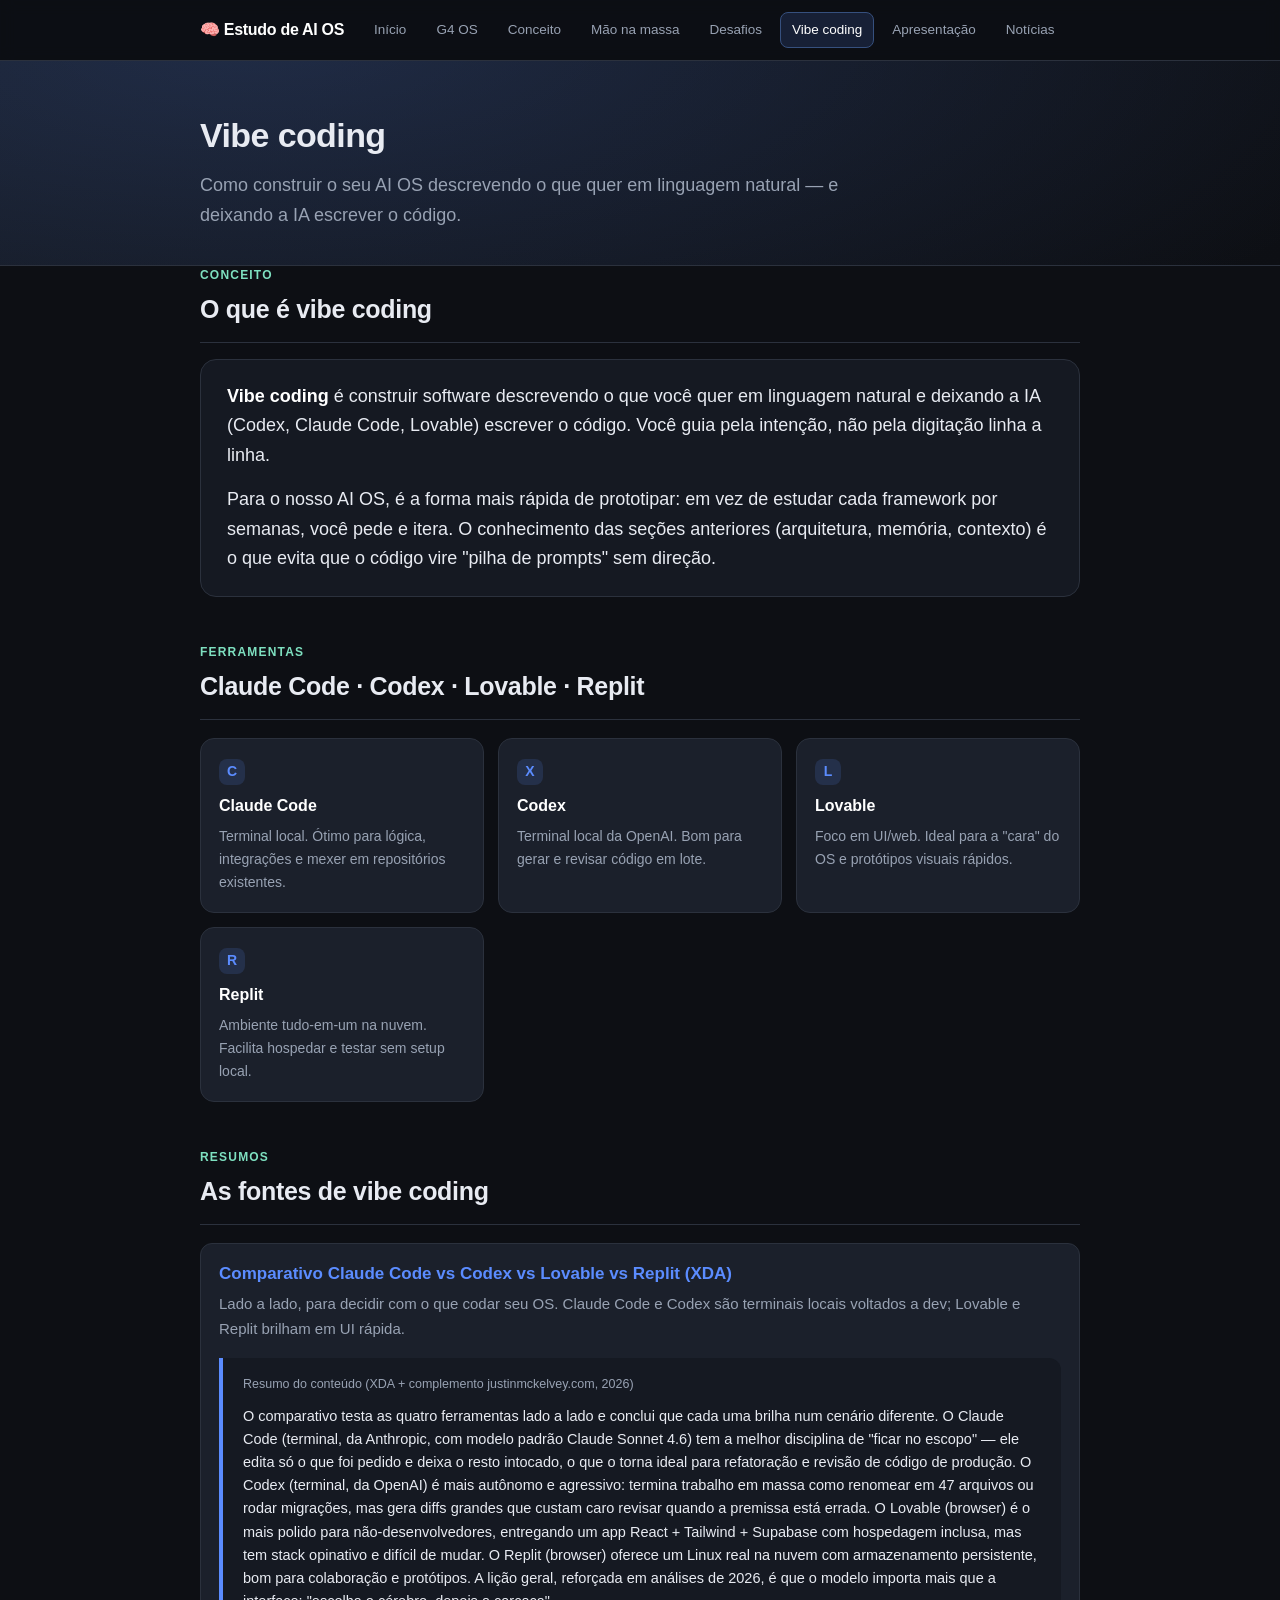
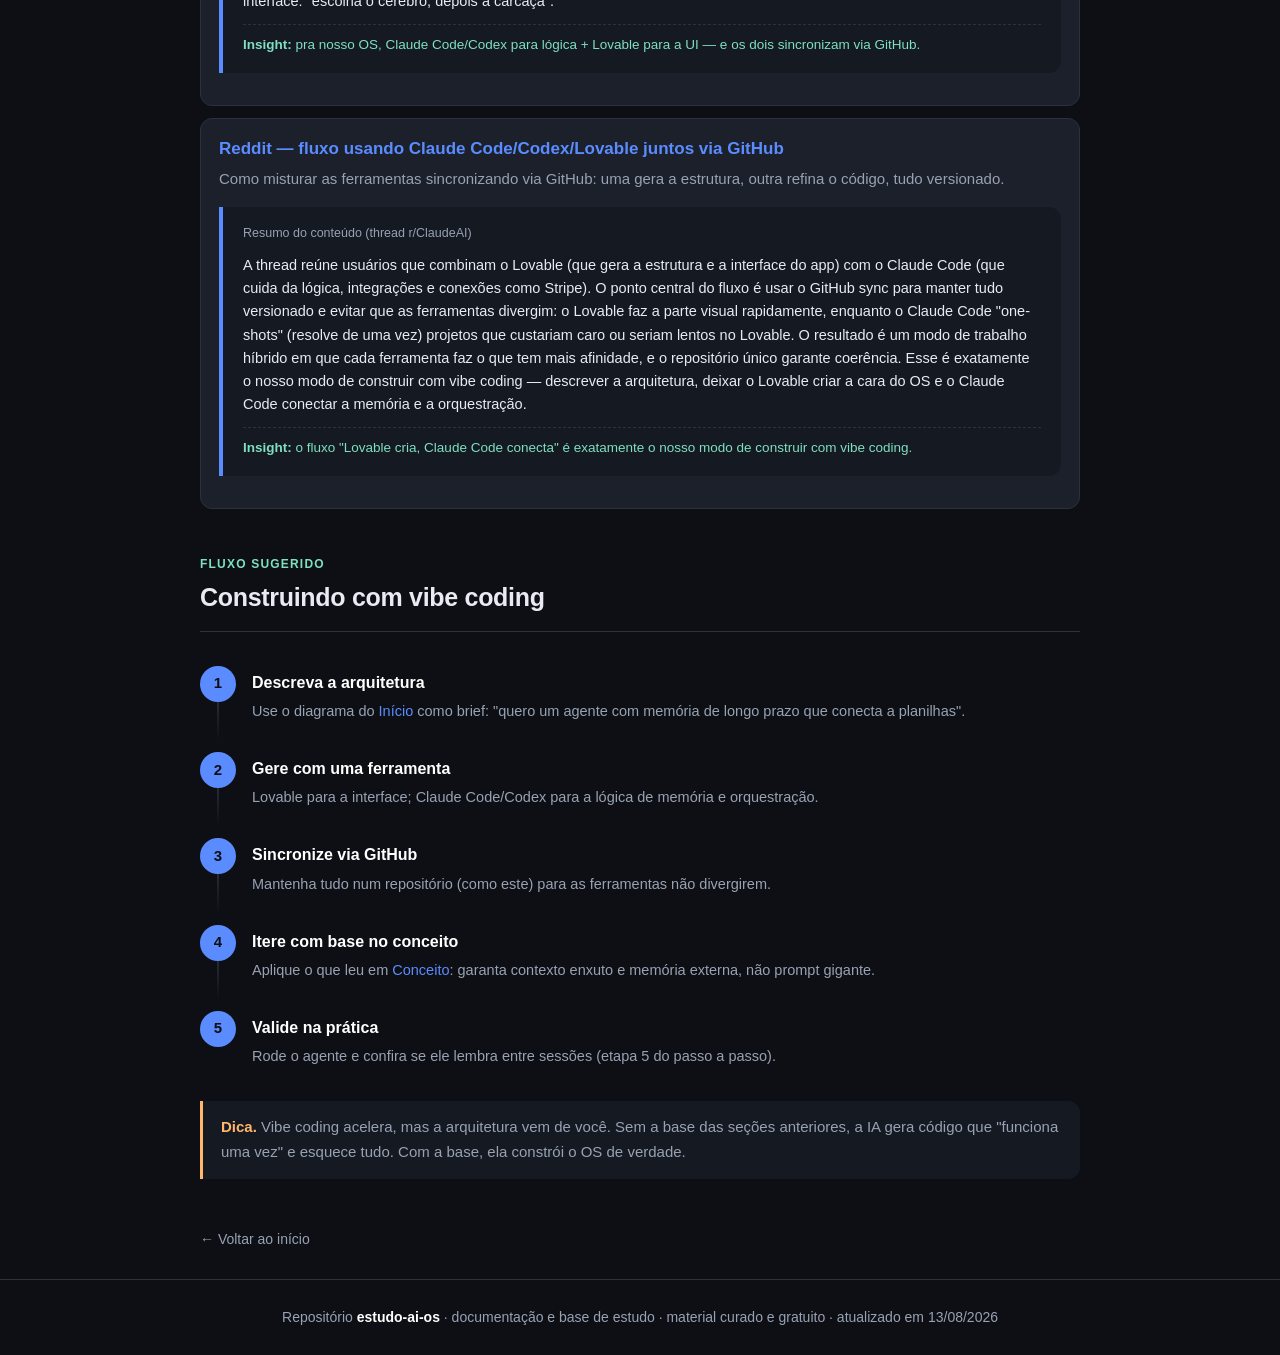
<file: vibe.html>
<!DOCTYPE html>
<html lang="pt-BR">
<head>
<meta charset="UTF-8">
<meta name="viewport" content="width=device-width, initial-scale=1.0">
<title>Vibe coding — Estudo de AI OS</title>
<link rel="stylesheet" href="styles.css">
</head>
<body>

<nav class="topnav">
  <div class="row">
    <span class="brand">🧠 Estudo de AI OS</span>
    <span class="links">
      <a href="index.html">Início</a>
      <a href="g4.html">G4 OS</a>
      <a href="conceito.html">Conceito</a>
      <a href="massa.html">Mão na massa</a>
      <a href="desafios.html">Desafios</a>
      <a href="vibe.html" class="active">Vibe coding</a>
      <a href="apresentacao.html">Apresentação</a>
      <a href="noticias.html">Notícias</a>
    </span>
  </div>
</nav>

<header class="hero">
  <div class="wrap">
    <h1>Vibe coding</h1>
    <p>Como construir o seu AI OS descrevendo o que quer em linguagem natural — e deixando a IA escrever o código.</p>
  </div>
</header>

<main class="wrap">

  <section>
    <h2><span class="tag">Conceito</span>O que é vibe coding</h2>
    <div class="lead">
      <p><strong>Vibe coding</strong> é construir software descrevendo o que você quer em linguagem natural e deixando a IA (Codex, Claude Code, Lovable) escrever o código. Você guia pela intenção, não pela digitação linha a linha.</p>
      <p>Para o nosso AI OS, é a forma mais rápida de prototipar: em vez de estudar cada framework por semanas, você pede e itera. O conhecimento das seções anteriores (arquitetura, memória, contexto) é o que evita que o código vire "pilha de prompts" sem direção.</p>
    </div>
  </section>

  <section>
    <h2><span class="tag">Ferramentas</span>Claude Code · Codex · Lovable · Replit</h2>
    <div class="grid">
      <div class="layer"><div class="n">C</div><h4>Claude Code</h4><p>Terminal local. Ótimo para lógica, integrações e mexer em repositórios existentes.</p></div>
      <div class="layer"><div class="n">X</div><h4>Codex</h4><p>Terminal local da OpenAI. Bom para gerar e revisar código em lote.</p></div>
      <div class="layer"><div class="n">L</div><h4>Lovable</h4><p>Foco em UI/web. Ideal para a "cara" do OS e protótipos visuais rápidos.</p></div>
      <div class="layer"><div class="n">R</div><h4>Replit</h4><p>Ambiente tudo-em-um na nuvem. Facilita hospedar e testar sem setup local.</p></div>
    </div>
  </section>

  <section>
    <h2><span class="tag">Resumos</span>As fontes de vibe coding</h2>

    <ul class="links">
      <li>
        <a href="https://www.xda-developers.com/tested-claude-code-lovable-and-replit-side-by-side/" target="_blank" rel="noopener">Comparativo Claude Code vs Codex vs Lovable vs Replit (XDA)</a>
        <div class="desc">Lado a lado, para decidir com o que codar seu OS. Claude Code e Codex são terminais locais voltados a dev; Lovable e Replit brilham em UI rápida.</div>
        <div class="resumo">
          <div class="src">Resumo do conteúdo (XDA + complemento justinmckelvey.com, 2026)</div>
          <p>O comparativo testa as quatro ferramentas lado a lado e conclui que cada uma brilha num cenário diferente. O Claude Code (terminal, da Anthropic, com modelo padrão Claude Sonnet 4.6) tem a melhor disciplina de "ficar no escopo" — ele edita só o que foi pedido e deixa o resto intocado, o que o torna ideal para refatoração e revisão de código de produção. O Codex (terminal, da OpenAI) é mais autônomo e agressivo: termina trabalho em massa como renomear em 47 arquivos ou rodar migrações, mas gera diffs grandes que custam caro revisar quando a premissa está errada. O Lovable (browser) é o mais polido para não-desenvolvedores, entregando um app React + Tailwind + Supabase com hospedagem inclusa, mas tem stack opinativo e difícil de mudar. O Replit (browser) oferece um Linux real na nuvem com armazenamento persistente, bom para colaboração e protótipos. A lição geral, reforçada em análises de 2026, é que o modelo importa mais que a interface: "escolha o cérebro, depois a carcaça".</p>
          <div class="ins"><b>Insight:</b> pra nosso OS, Claude Code/Codex para lógica + Lovable para a UI — e os dois sincronizam via GitHub.</div>
        </div>
      </li>

      <li>
        <a href="https://www.reddit.com/r/ClaudeAI/comments/1o6kspo/build_lovable_for_claude_code_users_no_costs/" target="_blank" rel="noopener">Reddit — fluxo usando Claude Code/Codex/Lovable juntos via GitHub</a>
        <div class="desc">Como misturar as ferramentas sincronizando via GitHub: uma gera a estrutura, outra refina o código, tudo versionado.</div>
        <div class="resumo">
          <div class="src">Resumo do conteúdo (thread r/ClaudeAI)</div>
          <p>A thread reúne usuários que combinam o Lovable (que gera a estrutura e a interface do app) com o Claude Code (que cuida da lógica, integrações e conexões como Stripe). O ponto central do fluxo é usar o GitHub sync para manter tudo versionado e evitar que as ferramentas divergim: o Lovable faz a parte visual rapidamente, enquanto o Claude Code "one-shots" (resolve de uma vez) projetos que custariam caro ou seriam lentos no Lovable. O resultado é um modo de trabalho híbrido em que cada ferramenta faz o que tem mais afinidade, e o repositório único garante coerência. Esse é exatamente o nosso modo de construir com vibe coding — descrever a arquitetura, deixar o Lovable criar a cara do OS e o Claude Code conectar a memória e a orquestração.</p>
          <div class="ins"><b>Insight:</b> o fluxo "Lovable cria, Claude Code conecta" é exatamente o nosso modo de construir com vibe coding.</div>
        </div>
      </li>
    </ul>
  </section>

  <section>
    <h2><span class="tag">Fluxo sugerido</span>Construindo com vibe coding</h2>
    <div class="steps">
      <div class="step"><div class="num">1</div><div class="body"><h4>Descreva a arquitetura</h4><p>Use o diagrama do <a href="index.html">Início</a> como brief: "quero um agente com memória de longo prazo que conecta a planilhas".</p></div></div>
      <div class="step"><div class="num">2</div><div class="body"><h4>Gere com uma ferramenta</h4><p>Lovable para a interface; Claude Code/Codex para a lógica de memória e orquestração.</p></div></div>
      <div class="step"><div class="num">3</div><div class="body"><h4>Sincronize via GitHub</h4><p>Mantenha tudo num repositório (como este) para as ferramentas não divergirem.</p></div></div>
      <div class="step"><div class="num">4</div><div class="body"><h4>Itere com base no conceito</h4><p>Aplique o que leu em <a href="conceito.html">Conceito</a>: garanta contexto enxuto e memória externa, não prompt gigante.</p></div></div>
      <div class="step"><div class="num">5</div><div class="body"><h4>Valide na prática</h4><p>Rode o agente e confira se ele lembra entre sessões (etapa 5 do passo a passo).</p></div></div>
    </div>
    <div class="callout">
      <strong>Dica.</strong> Vibe coding acelera, mas a arquitetura vem de você. Sem a base das seções anteriores, a IA gera código que "funciona uma vez" e esquece tudo. Com a base, ela constrói o OS de verdade.
    </div>
  </section>

  <p><a class="back" href="index.html">← Voltar ao início</a></p>

</main>

<footer>
  Repositório <strong>estudo-ai-os</strong> · documentação e base de estudo · material curado e gratuito · atualizado em 13/08/2026
</footer>
</body>
</html>
</file>
<file: styles.css>
:root{
  --bg:#0d0f14; --bg2:#151922; --card:#1b202b; --border:#2b313d;
  --txt:#e8ebf2; --muted:#98a2b3; --accent:#5b8cff; --accent2:#7ee0c0;
  --accent3:#ffb86b; --maxw:920px;
}
*{box-sizing:border-box}
html{scroll-behavior:smooth}
body{
  margin:0; background:var(--bg); color:var(--txt);
  font-family:-apple-system,BlinkMacSystemFont,"Segoe UI",Roboto,Helvetica,Arial,sans-serif;
  line-height:1.65; font-size:17px;
}
a{color:var(--accent); text-decoration:none}
a:hover{text-decoration:underline}
.wrap{max-width:var(--maxw); margin:0 auto; padding:0 20px}

/* top nav */
nav.topnav{
  position:sticky; top:0; z-index:10; background:rgba(13,15,20,.85);
  backdrop-filter:blur(8px); border-bottom:1px solid var(--border);
}
nav.topnav .row{
  max-width:var(--maxw); margin:0 auto; padding:12px 20px;
  display:flex; align-items:center; gap:18px; flex-wrap:wrap;
}
nav.topnav .brand{font-weight:700; color:#fff; font-size:16px; letter-spacing:-.3px}
nav.topnav .links{display:flex; gap:6px; flex-wrap:wrap}
nav.topnav .links a{
  font-size:13.5px; color:var(--muted); padding:6px 11px; border-radius:8px;
  border:1px solid transparent;
}
nav.topnav .links a:hover{color:var(--txt); background:var(--card); text-decoration:none}
nav.topnav .links a.active{color:#fff; background:rgba(91,140,255,.15); border-color:#36507e}

header.hero{
  background:radial-gradient(1200px 400px at 20% -10%,rgba(91,140,255,.18),transparent),
             linear-gradient(135deg,#14181f,#0d0f14);
  border-bottom:1px solid var(--border); padding:46px 20px 34px;
}
header.hero h1{font-size:34px; margin:0 0 8px; letter-spacing:-.6px; font-weight:700}
header.hero p{color:var(--muted); margin:0; font-size:18px; max-width:680px}

main{padding:34px 0 60px}
section{margin:0 0 46px; scroll-margin-top:80px}
h2{font-size:25px; margin:0 0 8px; padding-bottom:12px; border-bottom:1px solid var(--border); letter-spacing:-.3px}
h2 .tag{font-size:12px; text-transform:uppercase; letter-spacing:1.2px; color:var(--accent2); display:block; font-weight:600; margin-bottom:3px}
h3{font-size:19px; margin:26px 0 10px; color:#fff}
h4{margin:0 0 6px; font-size:16px; color:#fff}
p{margin:0 0 14px}
.muted{color:var(--muted)}
strong{color:#fff}

.lead{background:var(--bg2); border:1px solid var(--border); border-radius:16px; padding:22px 26px; margin-top:16px; font-size:18px}
.lead p:last-child{margin:0}

/* architecture diagram */
.arch{margin:22px 0 8px; display:flex; flex-direction:column; gap:0}
.arch-row{display:flex; align-items:stretch; gap:14px; flex-wrap:wrap}
.node{flex:1 1 0; min-width:150px; background:var(--card); border:1px solid var(--border); border-radius:12px; padding:14px 16px}
.node .t{font-weight:700; color:#fff; font-size:15px}
.node .d{color:var(--muted); font-size:13px; margin-top:3px}
.arrow{text-align:center; color:var(--accent); font-size:22px; line-height:1; padding:6px 0}
.node.mem{background:linear-gradient(135deg,#1d2533,#1b202b); border-color:#36507e}
.node.ins{background:linear-gradient(135deg,#1f2a24,#1b202b); border-color:#2f6a55}

/* layer cards */
.grid{display:grid; grid-template-columns:repeat(auto-fit,minmax(250px,1fr)); gap:14px; margin-top:18px}
.layer{background:var(--card); border:1px solid var(--border); border-radius:14px; padding:18px 18px}
.layer .n{display:inline-flex; align-items:center; justify-content:center; width:26px; height:26px; border-radius:8px; background:rgba(91,140,255,.15); color:var(--accent); font-weight:700; font-size:14px; margin-bottom:8px}
.layer p{margin:0; color:var(--muted); font-size:14px}

/* steps */
.steps{margin-top:20px; display:flex; flex-direction:column; gap:0}
.step{display:flex; gap:16px; padding:14px 0; position:relative}
.step:not(:last-child)::before{content:""; position:absolute; left:17px; top:42px; bottom:-2px; width:2px; background:linear-gradient(var(--border),transparent)}
.step .num{flex:0 0 36px; height:36px; border-radius:50%; display:flex; align-items:center; justify-content:center; background:var(--accent); color:#0d0f14; font-weight:800; font-size:15px; z-index:1}
.step .body{flex:1}
.step .body h4{margin:4px 0 4px; font-size:16px}
.step .body p{margin:0; color:var(--muted); font-size:14.5px}

/* link list */
ul.links{list-style:none; padding:0; margin:18px 0 0}
ul.links li{background:var(--card); border:1px solid var(--border); border-radius:12px; padding:16px 18px; margin:0 0 12px; transition:border-color .15s}
ul.links li:hover{border-color:var(--accent)}
ul.links li a{color:var(--accent); font-weight:600; font-size:17px}
ul.links .desc{color:var(--muted); font-size:15px; margin-top:4px}
ul.links .meta{color:var(--muted); font-size:13px; margin-top:6px}
.li-detail{margin:9px 0 0; padding-left:18px}
.li-detail li{background:none; border:none; padding:2px 0; margin:0; font-size:14px; color:var(--muted)}
.li-detail li::marker{color:var(--accenthusk,var(--accent)); color:var(--accent)}
.li-take{margin-top:10px; font-size:13.5px; color:var(--accent2); border-top:1px dashed var(--border); padding-top:9px}
.li-take b{color:var(--accent2)}
.pill{display:inline-block; font-size:11px; padding:2px 8px; border-radius:99px; background:#222a3a; color:var(--accent2); border:1px solid var(--border); margin-right:6px}
.resumo{border-left:4px solid var(--accent); background:var(--bg2); border-radius:0 12px 12px 0; padding:16px 20px; margin:16px 0}
.resumo h3{margin:0 0 4px; font-size:18px; color:#fff}
.resumo .src{font-size:12.5px; color:var(--muted); margin-bottom:10px}
.resumo p{color:var(--txt); font-size:14.5px; margin:0 0 10px; line-height:1.6}
.resumo p:last-of-type{margin-bottom:0}
.resumo .ins{margin-top:11px; font-size:13.5px; color:var(--accent2); border-top:1px dashed var(--border); padding-top:9px}

.callout{border-left:3px solid var(--accent3); background:var(--bg2); padding:14px 18px; border-radius:0 12px 12px 0; margin-top:18px; color:var(--muted); font-size:15px}
.callout strong{color:var(--accent3)}

/* page index cards (home sub-pages) */
.subpages{display:grid; grid-template-columns:repeat(auto-fit,minmax(260px,1fr)); gap:14px; margin-top:18px}
.subpage{background:var(--card); border:1px solid var(--border); border-radius:14px; padding:20px; transition:border-color .15s}
.subpage:hover{border-color:var(--accent)}
.subpage .k{font-size:12px; text-transform:uppercase; letter-spacing:1px; color:var(--accent2); font-weight:600}
.subpage h4{font-size:18px; margin:6px 0 8px}
.subpage p{color:var(--muted); font-size:14.5px; margin:0 0 12px}
.subpage .go{font-size:14px; font-weight:600}

/* back link */
.back{display:inline-block; margin-bottom:14px; font-size:14px; color:var(--muted)}
.back:hover{color:var(--txt)}

footer{border-top:1px solid var(--border); padding:26px 20px; color:var(--muted); font-size:14px; text-align:center}
@media(max-width:560px){ header.hero h1{font-size:26px} .arch-row{flex-direction:column} nav.topnav .row{gap:10px} }
</file>
